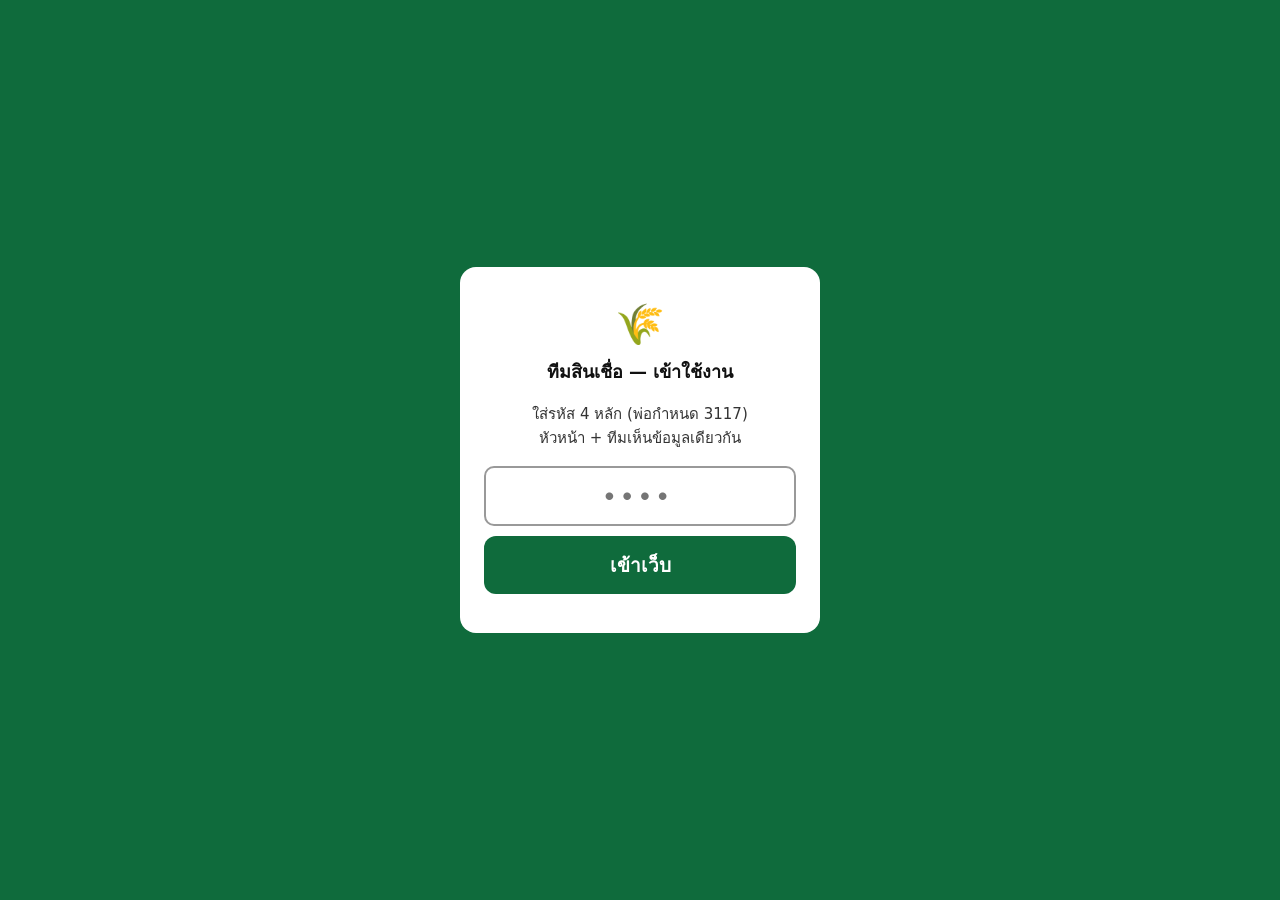
<file: public/debt-tracker/index.html>
<!DOCTYPE html>
<html lang="th">
<head>
<meta charset="UTF-8">
<meta name="viewport" content="width=device-width, initial-scale=1, viewport-fit=cover">
<meta name="apple-mobile-web-app-capable" content="yes">
<meta name="mobile-web-app-capable" content="yes">
<meta name="theme-color" content="#0f6b3c">
<title>ติดตามหนี้ถึงกำหนด — ทีมสินเชื่อ (ต้นแบบ A)</title>
<script src="https://cdn.sheetjs.com/xlsx-0.20.3/package/dist/xlsx.full.min.js"></script>
<style>
:root{--green:#0f6b3c;--bg:#f4f6f3;--card:#fff;--red:#b34040;--gold:#8a6d00}
*{box-sizing:border-box}
body{margin:0;background:var(--bg);color:#111;font-size:18px;line-height:1.65;font-family:system-ui,"Noto Sans Thai",Tahoma,sans-serif}
body.text-lg{font-size:21px}body.text-lg .card{font-size:21px}body.text-lg table{font-size:18px}
header{background:var(--green);color:#fff;padding:16px 14px;position:sticky;top:0;z-index:5}
header h1{margin:0;font-size:24px}
header p{margin:4px 0 0;font-size:15px;opacity:.95}
main{padding:12px;max-width:960px;margin:0 auto;padding-bottom:120px;padding-left:calc(12px + env(safe-area-inset-left));padding-right:calc(12px + env(safe-area-inset-right))}
.card{background:var(--card);border-radius:14px;padding:16px;margin:12px 0;box-shadow:0 1px 4px rgba(0,0,0,.08)}
.boxes{display:grid;grid-template-columns:1fr 1fr 1fr;gap:10px}
.box{border-radius:12px;padding:14px;text-align:center;background:#fff;box-shadow:0 1px 4px rgba(0,0,0,.08)}
.box b{font-size:26px;display:block}
.box span{font-size:15px;font-weight:bold}
.box small{font-size:14px;color:#333;display:block}
.btn{background:var(--green);color:#fff;border:0;border-radius:12px;padding:14px 16px;font-size:19px;min-height:52px;width:100%;font-weight:bold}
.btn2{background:#fff;color:var(--green);border:2px solid var(--green);border-radius:12px;padding:12px 14px;font-size:18px;min-height:52px;width:100%;margin-top:8px;font-weight:bold}
input,select,textarea{font-size:18px;padding:12px;border-radius:10px;border:2px solid #999;width:100%;min-height:52px;background:#fff;color:#111}
table{width:100%;border-collapse:collapse;font-size:16px}
th,td{padding:10px 8px;border-bottom:1px solid #ddd;text-align:left;vertical-align:top}
th{background:#eef4ee;position:sticky;top:0}
.zone{font-weight:bold;color:var(--green)}
.st{display:inline-block;padding:4px 12px;border-radius:20px;font-size:15px;font-weight:bold;background:#eee;border:1px solid #999}
.st.done{background:#d9f0df;border-color:var(--green)}.st.doing{background:#fff3c4;border-color:#8a6d00}.st.wait{background:#fde8e8;border-color:var(--red)}
.rowbtns{display:flex;gap:8px;flex-wrap:wrap;margin-top:8px}
.rowbtns button{font-size:16px;padding:12px 14px;min-height:48px;border-radius:10px;border:2px solid #555;background:#fff;flex:1 1 30%}
.hint{font-size:15px;color:#333}
.fontbar{display:flex;gap:8px;margin-top:8px}
.fontbar button{flex:1;font-size:17px;padding:10px;min-height:48px;border-radius:10px;border:2px solid var(--green);background:#fff;font-weight:bold}
#stickyBar{position:fixed;left:0;right:0;bottom:0;z-index:50;background:#111;color:#fff;padding:12px 14px calc(12px + env(safe-area-inset-bottom));font-size:17px;text-align:center}
#stickyBar b{font-size:19px}
.alert{background:#fde8e8;border:2px solid var(--red)}
.alert b{color:var(--red)}
.ok b{color:var(--green)}
.qzone{display:flex;gap:8px;flex-wrap:wrap;margin-top:8px}
.qzone button{font-size:17px;padding:12px 16px;min-height:48px;border-radius:24px;border:2px solid var(--green);background:#fff;font-weight:bold}
.qzone button.on{background:var(--green);color:#fff}
.footer{font-size:14px;color:#333;text-align:center;margin-top:14px}
#pinGate{position:fixed;inset:0;background:#0f6b3c;display:flex;align-items:center;justify-content:center;z-index:99;padding:20px}
#pinBox{background:#fff;border-radius:16px;padding:24px;max-width:360px;width:100%;text-align:center}
#pinBox input{font-size:28px;text-align:center;letter-spacing:8px}
#syncBar{font-size:14px;padding:6px 10px;border-radius:8px;margin-top:8px;display:inline-block}
@media(max-width:600px){.boxes{grid-template-columns:1fr}table{font-size:16px}.rowbtns button{flex:1 1 100%}}
@media(min-width:601px){.rowbtns button{flex:0 1 auto}#list{max-width:100%}}
</style>
</head>
<body>
<div id="pinGate">
<div id="pinBox">
<div style="font-size:40px">🌾</div>
<b>ทีมสินเชื่อ — เข้าใช้งาน</b>
<p class="hint">ใส่รหัส 4 หลัก (พ่อกำหนด 3117)<br>หัวหน้า + ทีมเห็นข้อมูลเดียวกัน</p>
<input id="pinInput" inputmode="numeric" maxlength="4" placeholder="••••">
<button class="btn" id="pinBtn" style="margin-top:10px">เข้าเว็บ</button>
<p class="hint" id="pinMsg"></p>
</div>
</div>
<header>
<h1>🌾 ติดตามหนี้ถึงกำหนด (ต้นแบบ A)</h1>
<p>อัพไฟล์ Customer Indicator รายสัปดาห์ → ดูตามเขต → ติ๊กติดตาม · <span id="syncBar">○ กำลังเช็กเชื่อมต่อ...</span></p>
<div class="fontbar">
<button id="fontS">ตัวเล็ก</button>
<button id="fontM">ตัวกลาง</button>
<button id="fontL">ตัวใหญ่ ⭕ ผู้สูงวัย</button>
</div>
</header>
<div id="stickyBar">ยังไม่โหลดข้อมูลค่ะ</div>
<main>
<div class="card">
<b>1. อัพไฟล์ประจำสัปดาห์</b>
<p class="hint">รับ .csv / .xls / .xlsx ของ Customer Indicator (GOOD BANK เท่านั้นที่นำมาคิด) ไฟล์อยู่ในเครื่องพ่อ ไม่ส่งออกเน็ต</p>
<input type="file" id="file" accept=".csv,.xls,.xlsx,.xlsm">
<p class="hint" id="fileinfo">ยังไม่ได้โหลดไฟล์ — กดเลือกไฟล์ด้านบนค่ะ</p>
<button class="btn2" id="demoBtn">ลองกดดูตัวอย่างก่อน (ไม่ต้องมีไฟล์)</button>
</div>

<div class="card" id="filterCard" style="display:none">
<b>2. เลือกดู</b>
<div style="display:grid;grid-template-columns:1fr 1fr;gap:8px;margin-top:8px">
<select id="monthSel"></select>
<select id="zoneSel"></select>
</div>
<div class="qzone" id="qzone"></div>
<div style="display:grid;grid-template-columns:1fr 1fr;gap:8px;margin-top:8px">
<select id="statusSel">
<option value="ทั้งหมด">ดูทั้งหมด</option>
<option value="ยังไม่ตาม">เฉพาะยังไม่ติดตาม</option>
<option value="กำลังตาม">เฉพาะกำลังตาม (โทร/นัด/ลงพื้นที่)</option>
<option value="เสร็จ">เฉพาะติดตามแล้ว (เสร็จ)</option>
</select>
<select id="sortSel">
<option value="amt">เรียง: ยอดมาก→น้อย</option>
<option value="name">เรียง: ชื่อ ก-ฮ</option>
</select>
</div>
<input id="q" placeholder="ค้นชื่อ / CIF / สัญญา..." style="margin-top:8px">
<p class="hint">ยึด <b>Next Due date</b> เป็นหลัก ถ้าไฟล์ไม่มีคอลัมน์นี้ ระบบจะโชว์ทั้งหมดแล้วให้พ่อกรองเองค่ะ</p>
</div>

<div class="boxes" id="sumBoxes" style="display:none">
<div class="box"><span>ต้องตามทั้งหมด (ตามที่กรอง)</span><b id="c1">0</b><small id="c1b"></small></div>
<div class="box ok"><span>✅ ติดตามแล้ว (เสร็จ)</span><b id="c3">0</b><small id="c3b"></small></div>
<div class="box alert"><span>🔔 ยังไม่ติดตาม (แจ้งเตือน)</span><b id="c2">0</b><small id="c2b"></small></div>
</div>

<div class="card" id="zoneCard" style="display:none">
<b>3. สรุปตามเขต (เจ้าของงานชัด)</b>
<div id="zoneTable"></div>
</div>

<div class="card" id="listCard" style="display:none">
<b>4. รายชื่อต้องตาม (ติ๊กได้เลย จำในเครื่อง)</b>
<p class="hint">1 CIF = 1 ลูกค้า (รวมทุกสัญญาไว้ด้วยกัน) · ติ๊กแล้วไม่หาย ปิดเปิดใหม่ยังอยู่</p>
<div id="list"></div>
<button class="btn" id="weekBtn" style="margin-top:10px">สรุปรายสัปดาห์ → คัดลอกไปประชุม</button>
<textarea id="weekOut" rows="6" placeholder="กดปุ่มบนแล้วข้อความสรุปจะมาอยู่ตรงนี้ เอาไปวาง LINE ได้เลย" style="margin-top:8px"></textarea>
<button class="btn2" id="csvBtn">โหลดรายชื่อที่กรองอยู่เป็น CSV</button>
</div>

<div class="card">
<b>วิธีใช้แบบง่ายสุด (สำหรับน้อง)</b>
<p class="hint">จันทร์: หัวหน้าโหลดไฟล์ใหม่ → เลือกเดือนนี้ → ดูว่าเขตใครมีกี่ราย<br>พุธ: น้องติ๊ก โทรแล้ว/นัดแล้ว/ลงพื้นที่<br>ศุกร์: กดสรุปรายสัปดาห์ ส่ง LINE ทีม<br>กติกา: ขาดเอกสาร-คนค้ำ ให้พิมพ์ในช่องหมายเหตุตั้งแต่วันจันทร์ ไม่รอวันศุกร์</p>
</div>
<p class="footer">ต้นแบบ A · ไฟล์เดียว · ปรับแก้ได้ง่าย · ยังไม่ลงเว็บจริงตามพ่อสั่ง</p>
</main>
<script>
const ZONE_OWNER={"1":"คุณวรรณวิษา","2":"คุณณภัทร","3":"คุณอภิสรา","4":"คุณสุวภัทร","5":"คุณณภัทร"};
function ownerOf(z){z=String(z||"").trim();if(z==="76003")return "หัวหน้าหน่วย (รายใหญ่)";const m=z.match(/^[1-5]/);if(m)return ZONE_OWNER[m[0]];return "หัวหน้าหน่วย/เขตอื่น";}
let ROWS=[];let HEAD=[];
const LSKEY="debtA_status_v1";
const PIN_CODE="3117";
let SHARED_MODE=false; // true = ต่อ server กลางได้ ทุกคนเห็นเหมือนกัน
let MEM={}; // ข้อมูลกลางในหน่วยความจำ
try{MEM=JSON.parse(localStorage.getItem(LSKEY)||"{}")}catch(e){MEM={}}
const getStore=()=>MEM;
const setStore=s=>{MEM=s;try{localStorage.setItem(LSKEY,JSON.stringify(s))}catch(e){} queueSync();};
// --- sync กลาง: ลอง Cloudflare (/api/debt-status + JWT) ก่อน แล้วค่อย LAN (/api/status) ---
let syncTimer=null;
let SYNC_URL="/api/status";
function authH(){try{const t=localStorage.getItem("bfr_token");return t?{"Authorization":"Bearer "+t}:{};}catch(e){return{};}}
function setSyncBar(t,bg){const el=document.getElementById("syncBar");if(!el)return;el.textContent=t;el.style.background=bg||"#eee";}
async function pullShared(){
try{
let r=await fetch("/api/debt-status",{cache:"no-store",headers:{...authH()}});
if(r.status===401||r.status===404)throw 1; // ไม่มีสิทธิ์/ยังไม่ deploy → ลอง LAN
if(!r.ok)throw 0;
const j=await r.json();
if(j&&j.data){MEM=j.data;try{localStorage.setItem(LSKEY,JSON.stringify(MEM))}catch(e){}}
SYNC_URL="/api/debt-status";SHARED_MODE=true;setSyncBar("● เชื่อมข้อมูลกลางแล้ว (baacroute.shop) — ทุกคนเห็นเหมือนกัน","#d9f0df");
if(typeof render==="function"&&ROWS.length)render();return;
}catch(e){
if(e!==1){/* fallthrough to LAN */}
try{
const r2=await fetch("/api/status",{cache:"no-store"});
if(!r2.ok)throw 0;
const j2=await r2.json();
if(j2&&j2.data){MEM=j2.data;try{localStorage.setItem(LSKEY,JSON.stringify(MEM))}catch(e){}}
SYNC_URL="/api/status";SHARED_MODE=true;setSyncBar("● เชื่อมข้อมูลกลางแล้ว (server ห้องทีม) — ทุกคนเห็นเหมือนกัน","#d9f0df");
if(typeof render==="function"&&ROWS.length)render();return;
}catch(e2){SHARED_MODE=false;setSyncBar("○ โหมดเครื่องเดียว (ยังไม่ต่อข้อมูลกลาง)","#fff3c4");}
}
}
function queueSync(){
if(!SHARED_MODE)return;
clearTimeout(syncTimer);
setSyncBar("● กำลังส่งข้อมูลกลาง...","#fff3c4");
syncTimer=setTimeout(async()=>{
try{
await fetch(SYNC_URL,{method:"POST",headers:{"Content-Type":"application/json",...authH()},body:JSON.stringify({data:MEM})});
setSyncBar("● เชื่อมข้อมูลกลางแล้ว — ทุกคนเห็นเหมือนกัน","#d9f0df");
}catch(e){setSyncBar("○ ส่งไม่สำเร็จ — ยังจำในเครื่องไว้ก่อน","#f0d9d9");}
},600);
}
// --- ล็อกรหัส ---
function unlockIfOk(v){
if(String(v).trim()===PIN_CODE){
try{sessionStorage.setItem("debtA_pin","1")}catch(e){}
document.getElementById("pinGate").style.display="none";
pullShared();setInterval(pullShared,3000);
return true;}
document.getElementById("pinMsg").textContent="รหัสไม่ถูกค่ะ ลองใหม่นะคะ";
return false;}

function findHeaderIdx(rows){
// หาแถวที่มีคำว่า เขต + CIF + หนี้คงเหลือ
for(let i=0;i<Math.min(rows.length,15);i++){
const j=rows[i].map(x=>String(x||""));
if(j.some(c=>c.includes("เขต"))&&(j.some(c=>c.includes("CIF"))||j.some(c=>c.includes("ชื่อ"))))return i;
}
return 1;
}
function colIdx(head,names){for(let i=0;i<head.length;i++){const h=String(head[i]||"");for(const n of names){if(h.includes(n))return i;}}return -1;}
function parseDue(v){
if(v==null||v==="")return null;
if(typeof v==="number"){ // excel date
const d=XLSX.SSF?XLSX.SSF.parse_date_code(v):null;if(d)return new Date(d.y,d.m-1,d.d);
return null;}
let s=String(v).trim();
// รองรับ 12/09/2569, 12-09-69, 2569-09-12
let m=s.match(/(\d{1,2})[\/\-](\d{1,2})[\/\-](\d{2,4})/);
if(m){let d=+m[1],mo=+m[2],y=+m[3];if(y<100)y+=2500;if(y>2400)y-=543;return new Date(y,mo-1,d);}
m=s.match(/(\d{4})[\/\-](\d{1,2})[\/\-](\d{1,2})/);
if(m){let y=+m[1];if(y>2400)y-=543;return new Date(y,+m[2]-1,+m[3]);}
const d2=new Date(s);return isNaN(d2)?null:d2;
}
function fmt(n){return Number(n||0).toLocaleString("th-TH",{maximumFractionDigits:0});}
function monthKey(d){return d?d.getFullYear()+"-"+String(d.getMonth()+1).padStart(2,"0"): "ไม่ระบุ";}
function monthTH(k){if(k==="ไม่ระบุ")return "ไม่ระบุ";const[y,m]=k.split("-").map(Number);const th=["ม.ค.","ก.พ.","มี.ค.","เม.ย.","พ.ค.","มิ.ย.","ก.ค.","ส.ค.","ก.ย.","ต.ค.","พ.ย.","ธ.ค."];return th[m-1]+(y+543);}
function keyOf(r){return (r.cif||"")+"|"+(r.contract||"");}

function normalize(rows){
const hi=findHeaderIdx(rows);HEAD=rows[hi].map(x=>String(x||"").trim());
const iZone=colIdx(HEAD,["เขต"]),iName=colIdx(HEAD,["ชื่อ-สกุล","ชื่อ"]),iCif=colIdx(HEAD,["CIF"]),
iCon=colIdx(HEAD,["เลขที่สัญญา","สัญญา"]),iOut=colIdx(HEAD,["หนี้คงเหลือ"]),
iDue=colIdx(HEAD,["Next Due"]),iProv=colIdx(HEAD,["สำรอง","กันสำรอง"]),iAcc=colIdx(HEAD,["เกณฑ์การรับรู้","รับรู้รายได้"]),
iBank=colIdx(HEAD,["GOOD","BAD","ธนาคาร"]);
let out=[];
for(let r=hi+1;r<rows.length;r++){
const a=rows[r];if(!a||a.length<3)continue;
// กรอง BAD BANK ถ้ามีคอลัมน์บอก
if(iBank>=0){const b=String(a[iBank]||"");if(b.includes("BAD"))continue;}
const cif=String(a[iCif]??"").trim();if(!cif)continue;
const due= iDue>=0?parseDue(a[iDue]):null;
out.push({zone:String(a[iZone]??"").trim(),name:String(a[iName]??"").trim(),cif,
contract:String(a[iCon]??"").trim(),out:Number(String(a[iOut]??"0").replace(/,/g,""))||0,
due,dueRaw:iDue>=0?String(a[iDue]??""):"",prov:String(a[iProv]??"").trim(),acc:String(a[iAcc]??"").trim()});
}
// รวมระดับ CIF (1 ลูกค้า 1 แถว)
const m={};
for(const x of out){if(!m[x.cif])m[x.cif]={...x,contracts:[],total:x.out,earliest:x.due};
else{m[x.cif].contracts.push(x.contract);m[x.cif].total+=x.out;if(x.due&&(!m[x.cif].earliest||x.due<m[x.cif].earliest))m[x.cif].earliest=x.due;}
if(!m[x.cif].contracts.includes(x.contract)&&x.contract)m[x.cif].contracts.push(x.contract);}
return Object.values(m);
}

function refreshFilters(){
const months=[...new Set(ROWS.map(r=>monthKey(r.earliest||r.due)))].sort();
const ms=document.getElementById("monthSel");ms.innerHTML="";
months.forEach(k=>{const o=document.createElement("option");o.value=k;o.textContent=monthTH(k);ms.appendChild(o);});
// เลือกเดือนปัจจุบันก่อน ถ้าไม่มีให้เอาตัวแรก
const now=new Date();const nk=now.getFullYear()+"-"+String(now.getMonth()+1).padStart(2,"0");
if(months.includes(nk))ms.value=nk;
const zones=["ทั้งหมด",...new Set(ROWS.map(r=>String(r.zone||"ไม่ระบุ")))];
const zs=document.getElementById("zoneSel");zs.innerHTML="";
zones.forEach(z=>{const o=document.createElement("option");o.value=z;o.textContent=z==="ทั้งหมด"?"ทุกเขต":("เขต "+z+" · "+ownerOf(z));zs.appendChild(o);});
const qz=document.getElementById("qzone");qz.innerHTML="";
zones.forEach(z=>{const b=document.createElement("button");b.textContent=z==="ทั้งหมด"?"ทุกเขต":"เขต "+z;b.dataset.z=z;
if(z==="ทั้งหมด")b.classList.add("on");
b.onclick=()=>{document.getElementById("zoneSel").value=z;qz.querySelectorAll("button").forEach(x=>x.classList.remove("on"));b.classList.add("on");render();};
qz.appendChild(b);});
}
function filtered(){
const mk=document.getElementById("monthSel").value,zk=document.getElementById("zoneSel").value,q=document.getElementById("q").value.trim();
const stSel=document.getElementById("statusSel")?document.getElementById("statusSel").value:"ทั้งหมด";
const sortSel=document.getElementById("sortSel")?document.getElementById("sortSel").value:"amt";
const store=getStore();
let F=ROWS.filter(r=>{
if(mk&&monthKey(r.earliest||r.due)!==mk)return false;
if(zk&&zk!=="ทั้งหมด"&&String(r.zone)!==zk)return false;
if(q&&!(r.name.includes(q)||r.cif.includes(q)||(r.contracts.join(",").includes(q))))return false;
const st=(store[keyOf({cif:r.cif,contract:r.contracts[0]})]||{}).st||"ยังไม่ตาม";
if(stSel==="ยังไม่ตาม"&&st!=="ยังไม่ตาม")return false;
if(stSel==="เสร็จ"&&st!=="เสร็จ")return false;
if(stSel==="กำลังตาม"&&(st==="ยังไม่ตาม"||st==="เสร็จ"))return false;
return true;});
if(sortSel==="amt")F.sort((a,b)=>b.total-a.total);else F.sort((a,b)=>String(a.name).localeCompare(String(b.name),"th"));
return F;}
function baseFiltered(){
const mk=document.getElementById("monthSel").value,zk=document.getElementById("zoneSel").value;
return ROWS.filter(r=>{
if(mk&&monthKey(r.earliest||r.due)!==mk)return false;
if(zk&&zk!=="ทั้งหมด"&&String(r.zone)!==zk)return false;
return true;});}
function render(){
const F=filtered(),store=getStore();
const B=baseFiltered();
const isSt=(r,s)=>((store[keyOf({cif:r.cif,contract:r.contracts[0]})]||{}).st||"ยังไม่ตาม")===s;
const doneB=B.filter(r=>isSt(r,"เสร็จ")),notB=B.filter(r=>!isSt(r,"เสร็จ"));
const amtB=B.reduce((s,r)=>s+r.total,0),amtD=doneB.reduce((s,r)=>s+r.total,0),amtN=notB.reduce((s,r)=>s+r.total,0);
document.getElementById("sumBoxes").style.display="grid";
document.getElementById("c1").textContent=F.length+" ราย";
document.getElementById("c1b").textContent=fmt(amtB)+" บาท · เดือน "+monthTH(document.getElementById("monthSel").value);
document.getElementById("c3").textContent=doneB.length+" ราย";
document.getElementById("c3b").textContent=fmt(amtD)+" บาท · "+(amtB?Math.round(amtD/amtB*100):0)+"% ของยอด";
document.getElementById("c2").textContent=notB.length+" ราย";
document.getElementById("c2b").textContent=fmt(amtN)+" บาท ต้องตามต่อ";
const sb=document.getElementById("stickyBar");
if(sb)sb.innerHTML=`🔔 ยังไม่ตาม <b>${notB.length} ราย ${fmt(amtN)} บาท</b> · ✅ แล้ว ${doneB.length} ราย`;
// zone table — โชว์ค้างแยกตามเขต
const by={};B.forEach(r=>{const z=r.zone||"ไม่ระบุ";by[z]=by[z]||{n:0,amt:0,done:0,amtD:0};by[z].n++;by[z].amt+=r.total;if(isSt(r,"เสร็จ")){by[z].done++;by[z].amtD+=r.total;}});
let h="<table><tr><th>เขต/เจ้าของ</th><th>ทั้งหมด</th><th>✅ แล้ว</th><th>🔔 ยังไม่ตาม</th></tr>";
Object.keys(by).sort().forEach(z=>{const left=by[z].n-by[z].done,leftAmt=by[z].amt-by[z].amtD;
h+=`<tr><td class="zone">เขต ${z}<br><small>${ownerOf(z)}</small></td><td>${by[z].n} ราย<br><small>${fmt(by[z].amt)}</small></td><td>${by[z].done} ราย<br><small>${fmt(by[z].amtD)}</small></td><td><b>${left} ราย</b><br><small>${fmt(leftAmt)} บาท</small></td></tr>`;});
document.getElementById("zoneCard").style.display="block";
document.getElementById("zoneTable").innerHTML=h+"</table>";
// list
let L="";
F.slice(0,300).forEach(r=>{
const k=keyOf({cif:r.cif,contract:r.contracts[0]});const sv=store[k]||{st:"ยังไม่ตาม",note:""};
const due=r.earliest?r.earliest.toLocaleDateString("th-TH"):"ไม่ระบุ";
L+=`<div class="card" style="margin:8px 0"><b>${r.name||"-"}</b> <span class="st ${sv.st==="เสร็จ"?"done":sv.st==="ยังไม่ตาม"?"wait":"doing"}">${sv.st}</span><br><small>CIF ${r.cif} · เขต ${r.zone} (${ownerOf(r.zone)}) · Next Due ${due}<br>หนี้คงเหลือ ${fmt(r.total)} บาท · สัญญา ${r.contracts.join(", ")||"-"}</small><div class="rowbtns">${["ยังไม่ตาม","โทรแล้ว","นัดแล้ว","ลงพื้นที่","ส่งบริหารหนี้","เสร็จ"].map(s=>`<button data-k="${k}" data-s="${s}">${s}</button>`).join("")}</div><input data-n="${k}" value="${(sv.note||"").replace(/"/g,"&quot;")}" placeholder="หมายเหตุ เช่น ขาดคนค้ำ 1 คน นัด 25 ก.ย."></div>`;
});
document.getElementById("listCard").style.display="block";
document.getElementById("list").innerHTML=L||"<p class='hint'>ไม่พบรายชื่อตามเงื่อนไขค่ะ</p>";
document.querySelectorAll("#list button").forEach(b=>b.onclick=()=>{const s=getStore();s[b.dataset.k]={st:b.dataset.s,note:(s[b.dataset.k]||{}).note||""};setStore(s);render();});
document.querySelectorAll("#list input").forEach(i=>i.onchange=()=>{const s=getStore();s[i.dataset.n]={st:(s[i.dataset.n]||{}).st||"ยังไม่ตาม",note:i.value};setStore(s);});
}
["monthSel","zoneSel","statusSel","sortSel"].forEach(id=>{const el=document.getElementById(id);if(el)el.onchange=render;});
document.getElementById("q").oninput=render;
document.getElementById("file").onchange=e=>{
const f=e.target.files[0];if(!f)return;
document.getElementById("fileinfo").textContent="กำลังอ่าน "+f.name+" ...";
const rd=new FileReader();
rd.onload=ev=>{try{
const wb=XLSX.read(ev.target.result,{type:"array"});
const ws=wb.Sheets[wb.SheetNames[0]];
const rows=XLSX.utils.sheet_to_json(ws,{header:1,raw:true});
ROWS=normalize(rows);
document.getElementById("fileinfo").textContent="โหลดแล้ว "+ROWS.length+" ราย (1 CIF=1 ราย) จาก "+f.name;
document.getElementById("filterCard").style.display="block";
refreshFilters();render();
}catch(err){document.getElementById("fileinfo").textContent="อ่านไฟล์ไม่ได้: "+err.message+" — ลองส่งไฟล์ให้คาร่าดูหน่อยค่ะ";}};
rd.readAsArrayBuffer(f);
};
document.getElementById("demoBtn").onclick=()=>{
const N=new Date();
ROWS=[
{cif:"100001",name:"นายสมชาย ใจดี",zone:"1",contract:"001",total:250000,earliest:N,contracts:["001"],prov:"1",acc:"AA"},
{cif:"100002",name:"นางสมศรี ขยัน",zone:"1",contract:"002",total:120000,earliest:N,contracts:["002"],prov:"1",acc:"AA"},
{cif:"200001",name:"นายมานะ อดทน",zone:"2",contract:"003",total:480000,earliest:N,contracts:["003"],prov:"1",acc:"AA"},
{cif:"200002",name:"นางมานี มีใจ",zone:"5",contract:"004",total:95000,earliest:N,contracts:["004"],prov:"1",acc:"AA"},
{cif:"300001",name:"นายวีระ สู้ชีวิต",zone:"3",contract:"005",total:150000,earliest:N,contracts:["005"],prov:"100",acc:"NA"},
{cif:"300002",name:"นางวีณา พอเพียง",zone:"3",contract:"006",total:320000,earliest:N,contracts:["006"],prov:"1",acc:"AA"},
{cif:"400001",name:"นายประเสริฐ รุ่งเรือง",zone:"4",contract:"007",total:210000,earliest:N,contracts:["007"],prov:"1",acc:"AA"},
{cif:"400002",name:"นางประภา รุ่งแจ้ง",zone:"4",contract:"008",total:175000,earliest:N,contracts:["008"],prov:"100",acc:"NA"},
{cif:"76003001",name:"บจก. รายใหญ่ วังท่าช้าง",zone:"76003",contract:"009",total:2500000,earliest:N,contracts:["009"],prov:"100",acc:"NA"}];
document.getElementById("fileinfo").textContent="โหมดตัวอย่าง 9 ราย ครบทุกเขต — อัพไฟล์จริงทับได้เลยค่ะ";
document.getElementById("filterCard").style.display="block";refreshFilters();render();
};
document.getElementById("weekBtn").onclick=()=>{
const B=baseFiltered(),store=getStore();
const isSt=(r,s)=>((store[keyOf({cif:r.cif,contract:r.contracts[0]})]||{}).st||"ยังไม่ตาม")===s;
const mk=monthTH(document.getElementById("monthSel").value);
const zk=document.getElementById("zoneSel").value;
const done=B.filter(r=>isSt(r,"เสร็จ")),not=B.filter(r=>!isSt(r,"เสร็จ"));
const amtB=B.reduce((s,r)=>s+r.total,0),amtD=done.reduce((s,r)=>s+r.total,0),amtN=not.reduce((s,r)=>s+r.total,0);
let txt=`สรุปติดตามหนี้ ${mk} ${zk==="ทั้งหมด"?"ทุกเขต":"เขต "+zk}\nทั้งหมด ${B.length} ราย (${fmt(amtB)} บาท)\n✅ ติดตามแล้ว ${done.length} ราย (${fmt(amtD)} บาท)\n🔔 ยังไม่ตาม ${not.length} ราย (${fmt(amtN)} บาท)\n`;
const by={};not.forEach(r=>{const z=r.zone||"?";by[z]=by[z]||{n:0,amt:0};by[z].n++;by[z].amt+=r.total;});
for(const z of Object.keys(by).sort()){txt+=`— เขต ${z} (${ownerOf(z)}) ค้าง ${by[z].n} ราย ${fmt(by[z].amt)} บาท\n`;}
const lack=B.filter(r=>((store[keyOf({cif:r.cif,contract:r.contracts[0]})]||{}).note||"").includes("ค้ำ")||((store[keyOf({cif:r.cif,contract:r.contracts[0]})]||{}).note||"").includes("ขาด"));
if(lack.length)txt+=`ติดขาดเอกสาร/คนค้ำ ${lack.length} ราย: `+lack.slice(0,5).map(r=>r.name).join(", ")+(lack.length>5?"...":"")+"\n";
document.getElementById("weekOut").value=txt;
document.getElementById("weekOut").select();document.execCommand("copy");
};
document.getElementById("csvBtn").onclick=()=>{
const F=filtered();let s="CIF,ชื่อ,เขต,เจ้าของ,NextDue,หนี้คงเหลือ,สถานะ,หมายเหตุ\n";
const store=getStore();
F.forEach(r=>{const k=keyOf({cif:r.cif,contract:r.contracts[0]});const sv=store[k]||{};s+=`"${r.cif}","${r.name}","${r.zone}","${ownerOf(r.zone)}","${r.earliest?r.earliest.toLocaleDateString("th-TH"):""}",${r.total},"${sv.st||""}","${(sv.note||"").replace(/"/g,"'")}"\n`;});
const b=new Blob(["\ufeff"+s],{type:"text/csv"});const a=document.createElement("a");a.href=URL.createObjectURL(b);a.download="week-due.csv";a.click();
};
// PIN wiring
document.getElementById("pinBtn").onclick=()=>unlockIfOk(document.getElementById("pinInput").value);
document.getElementById("pinInput").addEventListener("keydown",e=>{if(e.key==="Enter")unlockIfOk(e.target.value);});
try{if(sessionStorage.getItem("debtA_pin")==="1"){document.getElementById("pinGate").style.display="none";pullShared();setInterval(pullShared,3000);}}catch(e){}
// ปุ่มตัวอักษร 3 ระดับ — จำค่าไว้
function setFont(m){document.body.classList.remove("text-lg");if(m==="L")document.body.classList.add("text-lg");if(m==="S")document.body.style.fontSize="16px";else document.body.style.fontSize="";try{localStorage.setItem("debtA_font",m)}catch(e){}}
const fS=document.getElementById("fontS"),fM=document.getElementById("fontM"),fL=document.getElementById("fontL");
if(fS)fS.onclick=()=>setFont("S");if(fM)fM.onclick=()=>setFont("M");if(fL)fL.onclick=()=>setFont("L");
try{const fm=localStorage.getItem("debtA_font");if(fm)setFont(fm);}catch(e){}
</script>
</body>
</html>
</file>
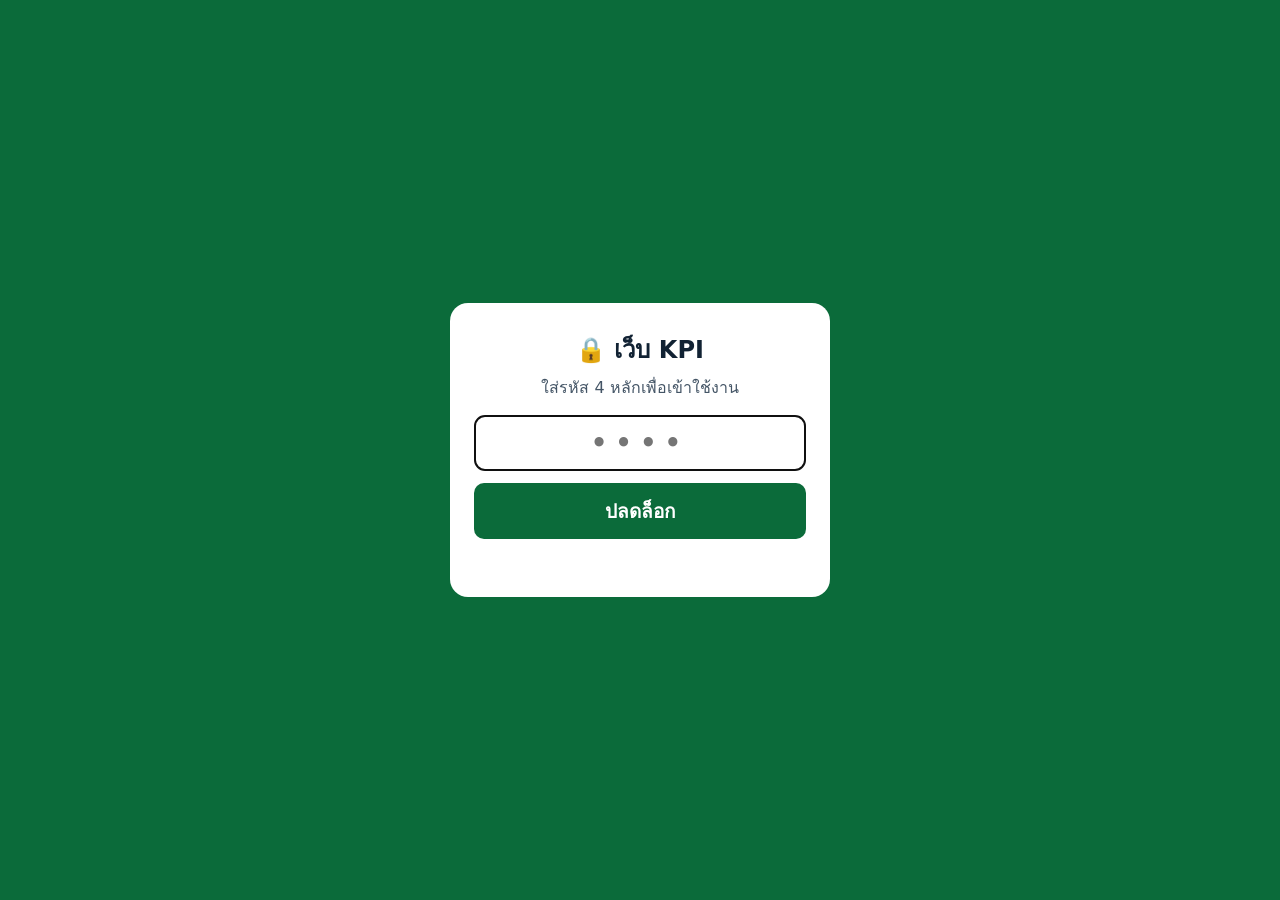
<file: public/kpi/index.html>
<!doctype html>
<html lang="th">
<head>
<meta charset="utf-8">
<meta name="viewport" content="width=device-width, initial-scale=1, viewport-fit=cover">
<title>คำนวณคะแนน KPI ธ.ก.ส.</title>
<style>
:root{--green:#0b6b3a;--bg:#f2f6f3;--card:#fff;--line:#dfe8e2;--red:#b3261e;--amber:#9a6a00}
*{box-sizing:border-box}body{margin:0;background:var(--bg);color:#123;font:16px/1.6 system-ui,'Noto Sans Thai',sans-serif;padding-bottom:env(safe-area-inset-bottom)}
header{background:var(--green);color:#fff;padding:14px 16px;position:sticky;top:0;z-index:5}
header h1{margin:0;font-size:20px}header p{margin:2px 0 0;font-size:14px;opacity:.9}
nav{display:flex;gap:8px;padding:10px 12px;position:sticky;top:66px;background:var(--bg);z-index:4}
nav button{flex:1;border:2px solid var(--green);background:#fff;color:var(--green);border-radius:12px;padding:10px 4px;font-size:15px;font-weight:700}
nav button.on{background:var(--green);color:#fff}
main{padding:4px 12px 40px;max-width:760px;margin:0 auto}
.card{background:var(--card);border:1px solid var(--line);border-radius:14px;padding:12px 14px;margin:10px 0}
.row{display:flex;gap:8px;flex-wrap:wrap;align-items:end}
label{font-size:14px;color:#456;display:block}
input,select,textarea{font-size:17px;padding:9px 10px;border:1.5px solid #bcd;border-radius:10px;width:100%;background:#fff;font-family:inherit}
button.go{background:var(--green);color:#fff;border:0;border-radius:10px;padding:11px 16px;font-size:16px;font-weight:700}
button.ghost{background:#fff;color:var(--green);border:1.5px solid var(--green);border-radius:10px;padding:8px 12px;font-size:15px}
button.danger{background:#fff;color:var(--red);border:1.5px solid var(--red);border-radius:10px;padding:8px 12px;font-size:15px}
.item{border-bottom:1px solid var(--line);padding:10px 0}
.item:last-child{border-bottom:0}
.score{font-size:22px;font-weight:800;color:var(--green)}
.bands{font-size:13px;color:#678}
.total{font-size:20px;font-weight:800}
table{width:100%;border-collapse:collapse;font-size:15px}
th,td{border-bottom:1px solid var(--line);padding:8px 6px;text-align:left}
th{background:#e7f2ea}
.grow{flex:1;min-width:120px}
.mut{font-size:13px;color:#678}
.ok{background:#e7f6ec;border:1px solid #9ed3ae;border-radius:12px;padding:10px 12px;margin:10px 0}
.warn{background:#fff8e6;border:1px solid #e0c36a;border-radius:12px;padding:10px 12px;margin:10px 0}
.dot{font-size:20px}
.bar{height:10px;background:#e3ebe5;border-radius:6px;overflow:hidden;margin-top:4px}
.bar>div{height:100%;background:var(--green)}
.bar.red>div{background:var(--red)}.bar.amber>div{background:#d99a00}
.pill{display:inline-block;border-radius:20px;padding:2px 10px;font-size:13px;font-weight:700;margin:2px 4px 2px 0}
.pill.g{background:#e7f6ec;color:var(--green)}.pill.a{background:#fff3d6;color:var(--amber)}.pill.r{background:#fdecea;color:var(--red)}.pill.w{background:#eee;color:#678}
details{margin-top:6px}summary{cursor:pointer}
textarea{font-size:15px;min-height:56px}
.bad{background:#fdecea;border:1px solid #e5a49e;border-radius:12px;padding:10px 12px;margin:10px 0}
button.small{padding:6px 10px;font-size:14px}
.gap{background:#eef4ff;border:1px solid #b9cdf3;border-radius:10px;padding:8px 10px;margin-top:6px;font-size:14px}
.prow{display:flex;gap:8px;align-items:center;margin-top:6px}
.prow .grow{min-width:0}
.chip{display:inline-block;background:#e7f2ea;border-radius:16px;padding:4px 10px;margin:2px 4px 2px 0;font-size:14px}
.chip button{border:0;background:none;color:var(--red);font-size:17px;padding:4px 10px;margin-left:2px}
html{scroll-behavior:smooth}
.item.rg-g{border-left:7px solid #0b6b3a}.item.rg-a{border-left:7px solid #d99a00}.item.rg-r{border-left:7px solid #b3261e}.item.rg-w{border-left:7px solid #cfd8d1}
#sumBox{position:sticky;top:122px;z-index:3;box-shadow:0 2px 8px rgba(0,0,0,.08)}
.score{font-size:27px}
.item input[type=number]{font-size:20px;font-weight:700;padding:11px 12px}
[id^="it-"]{scroll-margin-top:200px}
#alerts a{color:inherit}#psum [data-dt].on{background:var(--green);color:#fff}
#lock{position:fixed;inset:0;background:var(--green);z-index:99;display:flex;align-items:center;justify-content:center;padding:20px}
#lock .box{background:#fff;border-radius:18px;padding:28px 24px;max-width:380px;width:100%;text-align:center}
#lock h2{margin:0 0 6px;font-size:24px}#lock p{margin:0 0 14px;font-size:16px;color:#456}
#lock input{font-size:26px;font-weight:800;text-align:center;letter-spacing:8px;padding:12px}
#lock .go{width:100%;margin-top:12px;font-size:19px;padding:13px}
#lock .err{color:var(--red);font-size:15px;min-height:22px;margin-top:8px}
#lockBtn{background:none;border:1.5px solid #fff;color:#fff;border-radius:10px;padding:4px 12px;font-size:14px;margin-top:8px}
</style>
</head>
<body>
<div id="lock" style="display:none"><div class="box"><h2>🔒 เว็บ KPI</h2><p>ใส่รหัส 4 หลักเพื่อเข้าใช้งาน</p><input id="lockPin" type="password" inputmode="numeric" maxlength="8" placeholder="••••" autocomplete="off"><button class="go" id="lockGo">ปลดล็อก</button><div class="err" id="lockErr"></div></div></div>
<header><h1>📊 คำนวณคะแนน KPI ธ.ก.ส.</h1><p>คีย์ผลงาน → คะแนนขึ้นทันที · ใช้ได้ทุกสาขา</p><button id="lockBtn">🔒 ล็อก</button></header>
<nav>
<button data-t="key" class="on">📝 คีย์ผลงาน</button>
<button data-t="items">➕ หัวข้อ/เกณฑ์</button>
<button data-t="rank">🏆 อันดับ</button>
</nav>
<main>
<section id="t-key">
<div class="card"><div class="row">
<div class="grow"><label>สาขา</label><select id="br"></select></div>
<div><button class="go" id="addBrBtn">＋ เพิ่มสาขา</button></div>
</div><div id="addBr" style="display:none;margin-top:8px"><div class="row">
<div class="grow"><label>รหัส</label><input id="nbCode" placeholder="0854"></div>
<div class="grow"><label>ชื่อสาขา</label><input id="nbName" placeholder="วังท่าช้าง"></div>
<div class="grow"><label>จังหวัด</label><input id="nbProv" placeholder="ปราจีนบุรี"></div>
<div><button class="go" id="nbGo">บันทึก</button></div>
</div></div></div>
<div id="alerts"></div>
<div class="card"><b>👥 รายคนในสาขา</b><div id="plist" style="margin-top:6px"></div><div class="row" style="margin-top:6px">
<div class="grow"><label>เพิ่มชื่อ (เขต/คนรับผิดชอบ)</label><input id="npName" placeholder="เช่น วรรณวิษา"></div>
<div><button class="go" id="npGo">เพิ่มคน</button></div>
</div><div class="row" style="margin-top:6px"><div class="grow"><label>มุมมองสรุป</label><select id="pview"><option value="">ภาพรวมสาขา</option></select></div></div>
<div id="psum" style="margin-top:6px"></div></div>
<div class="card"><b>🏷️ ทีมประจำสาขา</b> <span class="mut">🎯 เป้าทีม = เป้าสาขา (สาขาได้เท่าไร ทีมก็เท่านั้น)</span><div class="row" style="margin-top:6px">
<div class="grow"><label>ชื่อทีม (ทีมเดียวต่อสาขา)</label><input id="teamName" placeholder="เช่น ทีมวังท่าช้าง"></div>
<div><button class="go" id="teamGo">บันทึกชื่อทีม</button></div>
</div></div>
<div class="ok" id="sumBox" style="display:none"></div>
<div class="card" id="secBox" style="display:none"></div>
<div id="items"></div>
<div class="card"><b>📸 บันทึกงวดนี้ดูแนวโน้ม</b><div class="row" style="margin-top:6px">
<div><label>งวด (ดด/ปปปป)</label><input id="snapP" placeholder="10/2569" style="width:130px"></div>
<div><button class="go" id="snapGo">บันทึกงวด</button></div>
</div><div id="trend"></div></div>
</section>
<section id="t-items" style="display:none">
<div class="card"><b>📋 เกณฑ์ตั้งต้นกลาง (แก้หัวข้อเดิม — มีผลกับสาขาที่เพิ่มใหม่/รีเซ็ต)</b><div class="warn">⚠️ แก้ตรงนี้มีผลเฉพาะสาขาที่เพิ่มใหม่ หรือสาขาที่กดรีเซ็ต — สาขาเดิมที่คีย์แล้วไม่เปลี่ยน</div><div id="presets"></div></div>
<div class="card"><b>เพิ่มหัวข้อเองให้สาขาที่เลือก</b><div class="row" style="margin-top:8px">
<div class="grow"><label>หมวด</label><input id="niSec" value="งานเพิ่มเติม"></div>
<div class="grow"><label>รหัสข้อ</label><input id="niCode" value="X.1"></div>
</div><div class="row" style="margin-top:8px">
<div class="grow"><label>ชื่อตัวชี้วัด</label><input id="niName"></div>
<div><label>หน่วย</label><input id="niUnit" value="ร้อยละ" style="width:110px"></div>
</div><div class="row" style="margin-top:8px">
<div><label>แต้มเต็ม</label><input id="niFull" type="number" value="1" style="width:90px"></div>
<div><label>เป้าหมาย</label><input id="niT" type="number" value="0" style="width:110px"></div>
<div><label>ขั้น1</label><input class="nib" type="number" value="0" style="width:90px"></div>
<div><label>ขั้น2</label><input class="nib" type="number" value="0" style="width:90px"></div>
<div><label>ขั้น3</label><input class="nib" type="number" value="0" style="width:90px"></div>
<div><label>ขั้น4</label><input class="nib" type="number" value="0" style="width:90px"></div>
<div><label>ขั้น5</label><input class="nib" type="number" value="0" style="width:90px"></div>
<div class="grow"><label>🗓 รอบวัดผล</label><input id="niEval" placeholder="เช่น สิ้นเดือนที่ 2"></div>
<div><button class="go" id="niGo">เพิ่ม</button></div>
</div></div>
<div id="manage"></div>
<div class="card"><button class="ghost" id="resetBr">🔄 รีเซ็ตสาขานี้เป็นเกณฑ์ตั้งต้น</button>
<button class="danger" id="delBr">🗑 ลบสาขานี้</button></div>
</section>
<section id="t-rank" style="display:none"><div class="card" id="rankBox">กำลังโหลด…</div></section>
</main>
<script>
const $=s=>document.querySelector(s);
let BR='',CACHE=null,PVIEW='';
function jscore(full,b,a){if(a==null||a==='')return null;const lo=b[0]>b[4];const t=[b[4],b[3],b[2],b[1],b[0]];const pc=[1,.8,.6,.4,.2];for(let i=0;i<5;i++){if(lo?a<=t[i]:a>=t[i])return Math.round(full*pc[i]*100)/100;}return 0.1;}
function dueDays(d){const t=new Date();t.setHours(0,0,0,0);return Math.round((new Date(d+'T00:00:00')-t)/864e5);}
function gapTxt(it){const f=Number(it.full),b=[it.b1,it.b2,it.b3,it.b4,it.b5].map(Number),a=it.actual==null||it.actual==='' ?null:Number(it.actual),lo=b[0]>b[4],u=it.unit;const fmt=v=>Number(Math.round(v*10000)/10000);
if(a==null)return`ยังไม่คีย์ — ถึงขั้น 5 ต้อง ${fmt(b[4])} ${u}`;
const th=[b[4],b[3],b[2],b[1],b[0]];
for(let i=0;i<5;i++){if(lo?a<=th[i]:a>=th[i]){if(i===0)return`🎉 เต็มขั้นแล้ว (เป้า ${fmt(it.target)} ${u})`;const need=lo?fmt(a-th[i-1]):fmt(th[i-1]-a);const pts=[1,.8,.6,.4,.2];return`อีก ${need} ${u} ขึ้นขั้น ${6-i} → ได้ ${Math.round(f*pts[i-1]*100)/100} แต้ม`;}}
const need=lo?fmt(a-b[0]):fmt(b[0]-a);return`ต่ำกว่าขั้น 1 — อีก ${need} ${u} ถึงขั้น 1 (20%)`;}
function kpin(){return sessionStorage.getItem('kpi_pin')||'';}
function showLock(msg){$('#lock').style.display='flex';if(msg)$('#lockErr').textContent=msg;setTimeout(()=>$('#lockPin').focus(),50);}
function hideLock(){$('#lock').style.display='none';$('#lockErr').textContent='';$('#lockPin').value='';}
async function api(m,p,q){const u='/api/kpi'+(q||'');const r=await fetch(u,{method:m,headers:{'Content-Type':'application/json','x-kpi-pin':kpin()},body:p?JSON.stringify(p):undefined});const d=await r.json();if(r.status===401){showLock(d.error==='ต้องใส่รหัส PIN'?'รหัสไม่ถูกต้อง ลองอีกครั้ง':'ต้องใส่รหัสก่อน');throw new Error('need-pin');}return d;}
function jscoreI(full,b,a){if(a==null||a==='')return null;full=Number(full);const R=v=>Math.round(v*100)/100;const lo=b[0]>b[4];
if(!lo){const t=b;if(a>=t[4])return full;if(a<t[0])return R(full/5);for(let i=3;i>=0;i--){if(a>=t[i])return R((i+1+(a-t[i])/(t[i+1]-t[i]))/5*full);}return R(full/5);}
const t=[b[4],b[3],b[2],b[1],b[0]];if(a<=t[0])return full;if(a>t[4])return R(full/5);for(let k=1;k<=4;k++){if(a<=t[k])return R(((5-k)+(t[k]-a)/(t[k]-t[k-1]))/5*full);}return R(full/5);}
const W61=[0.9,0.9,1.15,0.9,0.9,1.15,0.9,0.9,1.15,1.15];
const W62=[0.6,0.6,0.8,0.6,0.6,0.8,0.6,0.6,0.8,0.6,0.6,0.8,0.6,0.6,0.8];
const M61L=['เม.ย.69','พ.ค.69','มิ.ย.69','ก.ค.69','ส.ค.69','ก.ย.69','ต.ค.69','พ.ย.69','ธ.ค.69','ม.ค.70'];
const M62L=['ม.ค.69','ก.พ.69','มี.ค.69','เม.ย.69','พ.ค.69','มิ.ย.69','ก.ค.69','ส.ค.69','ก.ย.69','ต.ค.69','พ.ย.69','ธ.ค.69','ม.ค.70','ก.พ.70','มี.ค.70'];
function jtierW(w,b,a){if(a==null||a==='')return 0.1;const v=Number(a);const lo=b[0]>b[4];const th=[b[4],b[3],b[2],b[1],b[0]];const pc=[1,.8,.6,.4,.2];for(let i=0;i<5;i++){if(lo?v<=th[i]:v>=th[i])return Math.round(w*pc[i]*100)/100;}return 0.1;}
function fcompo(W,bb,arr){if(!Array.isArray(arr)||!arr.some(x=>x!=null&&x!==''))return null;const s=arr.reduce((t,m,i)=>t+jtierW(W[i]||0,bb,m),0);return Math.round(s/2*1000)/1000;}
function pscore(p,it,pid){const m=it.m||{};const bb=pbands(p,it);
if(it.code==='4.1'){const a=(m.p61||{})[pid];return a?fcompo(W61,bb,a):null;}
if(it.code==='4.2'){const a=(m.p62||{})[pid];return a?fcompo(W62,bb,a):null;}
const v=((it.actuals||{})[pid]);return jscoreI(Number(it.full),bb,v);}
function monthGrid(it){const key=it.code==='4.1'?'b61':'b62';const L=it.code==='4.1'?M61L:M62L;const arr=((it.m||{})[key])||[];return `<div style="margin-top:6px"><label>📅 ผลงานรายเดือนสาขา</label><div class="row">${L.map((lb,i)=>`<div><label>${lb}</label><input type="number" step="any" data-bm="${it.id}:${key}:${i}" value="${arr[i]??''}" style="width:88px"></div>`).join('')}</div></div><div class="row" style="margin-top:6px"><div><span class="score">${it.score??'–'}</span> <span class="mut">แต้ม</span></div></div>`;}
function mGap(it){const m=it.m||{};const arr=it.code==='4.1'?m.b61:m.b62;const W=it.code==='4.1'?W61:W62;const L=it.code==='4.1'?M61L:M62L;
if(!Array.isArray(arr))return 'ยังไม่คีย์รายเดือน';
const n=arr.filter(x=>x!=null&&x!=='').length;let s=0;arr.forEach((x,i)=>{s+=jtierW(W[i]||0,[it.b1,it.b2,it.b3,it.b4,it.b5].map(Number),x);});
return `คีย์แล้ว ${n}/${arr.length} งวด · รวม ${Math.round(s/2*1000)/1000} แต้ม (งวดที่เหลือได้สูงสุด ${W.map((w,i)=>arr[i]==null||arr[i]==='' ?w:0).reduce((a,c)=>a+c,0)/2} แต้ม)`;}
function pbands(p,it){const c=(((p||{}).crit)||{})[it.id]||{};const g=k=>Number(c[k]??it[k]);return [g('b1'),g('b2'),g('b3'),g('b4'),g('b5')];}
function pgap(p,it,pid){const f=Number(it.full),b=pbands(p,it).map(Number);
const r=((it.actuals||{})[pid]);const a=r==null||r==='' ?null:Number(r),lo=b[0]>b[4],u=it.unit;
const fmt=v=>Number(Math.round(v*10000)/10000);
if(a==null)return{text:'ยังไม่คีย์',need:null,gain:f};
const th=[b[4],b[3],b[2],b[1],b[0]],pts=[1,.8,.6,.4,.2],cur=jscoreI(f,b,a);
for(let i=0;i<5;i++){if(lo?a<=th[i]:a>=th[i]){if(i===0)return{text:'เต็มขั้นแล้ว',need:0,gain:0};
const nd=lo?fmt(a-th[i-1]):fmt(th[i-1]-a);const nx=jscoreI(f,b,th[i-1]);
return{text:`อีก ${nd} ${u} → +${Math.round((nx-cur)*100)/100} แต้ม`,need:nd,gain:Math.round((nx-cur)*100)/100};}}
const nd=lo?fmt(a-b[0]):fmt(b[0]-a);const nx=jscoreI(f,b,b[0]);
return{text:`ต่ำกว่าขั้น 1 อีก ${nd} ${u}`,need:nd,gain:Math.round((nx-cur)*100)/100};}
function peerRows(items,persons,pid){const me0=persons.find(q=>q.id===pid);return items.map(it=>{let best=null,bn='';
persons.forEach(q=>{if(q.id===pid)return;const s=pscore(q,it,q.id);if(s!=null&&(best==null||s>best)){best=s;bn=q.name;}});
const me=pscore(me0,it,pid);
return{code:it.code,name:it.name,id:it.id,full:Number(it.full),me,best,bestName:bn,
behind:(me!=null&&best!=null)?Math.round((best-me)*100)/100:null};});}
function dtab(n){document.querySelectorAll('#psum [data-dt]').forEach(b=>b.classList.toggle('on',b.dataset.dt==String(n)));document.querySelectorAll('#psum [data-dp]').forEach(d=>d.style.display=d.dataset.dp==String(n)?'block':'none');}function withCrit(persons,pid,iid,crit){return persons.map(q=>{if(q.id!==pid)return{id:q.id,name:q.name,...(q.crit&&typeof q.crit==='object'?{crit:q.crit}:{})};return{id:q.id,name:q.name,crit:{...((q.crit)||{}),[iid]:crit}};});}function withoutCrit(persons,pid,iid){return persons.map(q=>{if(q.id!==pid)return{id:q.id,name:q.name,...(q.crit&&typeof q.crit==='object'?{crit:q.crit}:{})};const c={...((q.crit)||{})};delete c[iid];return Object.keys(c).length?{id:q.id,name:q.name,crit:c}:{id:q.id,name:q.name};});}function critEdit(it,p){const cc=(((p.crit)||{})[it.id])||{};const cv=k=>cc[k]??it[k];return `<details><summary class="mut">⚙️ เกณฑ์${p.name}</summary><div class="row" style="margin-top:6px"><div><label>เป้า</label><input type="number" step="any" data-cf="target" data-ci="${it.id}" data-cp="${p.id}" value="${cv('target')}" style="width:100px"></div>${[1,2,3,4,5].map(k=>`<div><label>${k}ขั้น</label><input type="number" step="any" data-cf="b${k}" data-ci="${it.id}" data-cp="${p.id}" value="${cv('b'+k)}" style="width:84px"></div>`).join('')}</div><div style="margin-top:6px"><button class="ghost small" data-csave="${it.id}:${p.id}">บันทึกเกณฑ์</button> <button class="ghost small" data-creset="${it.id}:${p.id}">ใช้เกณฑ์สาขา</button></div></details>`;}function rag(it){if(it.score==null)return['⚪','w'];const p=it.score/it.full;if(p>=1)return['🟢','g'];if(p>=0.6)return['🟡','a'];return['🔴','r'];}
function dueTxt(d){if(!d)return'';const t=new Date();t.setHours(0,0,0,0);const e=new Date(d+'T00:00:00');const n=Math.round((e-t)/864e5);if(n>0)return`เหลือ ${n} วัน`;if(n===0)return'ครบกำหนดวันนี้';return`เลยมา ${-n} วัน`;}
async function loadBranches(){const d=await api('GET',null,'?action=branches');const s=$('#br');s.innerHTML=(d.branches.length?'':'<option value="">— เลือกสาขา —</option>')+d.branches.map(b=>`<option value="${b.code}">${b.code} ${b.name}</option>`).join('');if(d.branches.length&&!BR)BR=d.branches[0].code;if(BR)s.value=BR;else BR=s.value;}
async function loadItems(){if(!BR){$('#items').innerHTML='<div class="card">เพิ่มสาขาก่อน</div>';return;}const d=await api('GET',null,'?action=branch&code='+encodeURIComponent(BR));if(!d.success)return;CACHE=d;
const persons=d.branch.persons||[];
const teamName=d.branch.team||'';
const al=d.branch.items.filter(i=>i.eval_date);const over=al.filter(i=>dueDays(i.eval_date)<0),soon=al.filter(i=>{const n=dueDays(i.eval_date);return n>=0&&n<=30;});
$('#alerts').innerHTML=(over.length?`<div class="bad">⏰ <b>เลยวันวัดผล ${over.length} ข้อ:</b> ${over.map(i=>`<a href="#it-${i.id}">${i.code} ${i.name} (${dueTxt(i.eval_date)})</a>`).join(' · ')}</div>`:'')+(soon.length?`<div class="warn">🔔 <b>ใกล้วันวัดผล (≤30 วัน) ${soon.length} ข้อ:</b> ${soon.map(i=>`<a href="#it-${i.id}">${i.code} ${i.name} (${dueTxt(i.eval_date)})</a>`).join(' · ')}</div>`:'');
$('#plist').innerHTML=persons.length?persons.map(p=>`<span class="chip">${p.name}<button data-rmp="${p.id}">✕</button></span>`).join(''):'<span class="mut">ยังไม่มี — เพิ่มชื่อเขต/คนรับผิดชอบเพื่อคีย์รายคน</span>';
document.querySelectorAll('[data-rmp]').forEach(b=>b.onclick=async()=>{const nm=(persons.find(p=>p.id===b.dataset.rmp)||{}).name||'';if(!confirm(`ลบ ${nm} ออกจากสาขา? (ผลงานรายคนที่คีย์ไว้จะหาย)`))return;const keep=persons.filter(p=>p.id!==b.dataset.rmp).map(p=>({id:p.id,name:p.name,crit:p.crit}));await api('POST',{op:'save-persons',code:BR,persons:keep});loadItems();});
const pv=$('#pview');pv.innerHTML='<option value="">ภาพรวมสาขา</option>'+`<option value="t:team">🏷️ ทีม${teamName?' '+teamName:''}</option>`+persons.map(p=>`<option value="${p.id}">${p.name}</option>`).join('');pv.value=PVIEW;
$('#teamName').value=teamName;
if(PVIEW==='t:team'){const tm={name:teamName};const mem=persons;const pc0=d.totalFull?Math.round(d.totalGot/d.totalFull*1000)/10:0;$('#psum').innerHTML=`<div class="ok">🏷️ <b>ทีม${tm.name?' '+tm.name:''}</b> — รวม ${d.totalGot}/${d.totalFull} แต้ม (${pc0}%) · <span class="mut">🎯 เป้าเดียวกับสาขา</span></div>`+(mem.length?`<div class="card"><b>👥 สมาชิกทีม${tm.name?' '+tm.name:''} — แตะชื่อดูแดชบอร์ด</b><div class="row" style="margin-top:6px">`+mem.map(o=>{let g2=0,f2=0;d.branch.items.forEach(it=>{const m=it.m||{};const has=((it.actuals||{})[o.id]!=null)||((((o.crit||{}))[it.id])!=null)||((m.p61||{})[o.id]!=null)||((m.p62||{})[o.id]!=null);if(!has)return;const s=pscore(o,it,o.id);f2+=Number(it.full||0);if(s!=null)g2+=s;});const pc2=f2?Math.round(g2/f2*1000)/10:0;const C2=2*Math.PI*22;const gg2=Math.round(g2*100)/100,ff2=Math.round(f2*100)/100;return `<div style="text-align:center;flex:1 1 40%;cursor:pointer" onclick="document.querySelector('#pview').value='${o.id}';PVIEW='${o.id}';loadItems();window.scrollTo(0,0);"><svg width="64" height="64" viewBox="0 0 60 60"><circle cx="30" cy="30" r="22" fill="none" stroke="#e3ebe5" stroke-width="9"/><circle cx="30" cy="30" r="22" fill="none" stroke="${pc2>=100?'#0b6b3a':pc2>=60?'#d99a00':'#b3261e'}" stroke-width="9" stroke-linecap="round" stroke-dasharray="${Math.min(pc2,100)/100*C2} ${C2}" transform="rotate(-90 30 30)"/><text x="30" y="34" text-anchor="middle" font-size="11" font-weight="800" fill="#123">${pc2}%</text></svg><div><b>${o.name}</b></div><div class="mut">${gg2}/${ff2}</div></div>`;}).join('')+`</div></div>`:`<div class="card"><span class="mut">ทีมนี้ยังไม่มีสมาชิก — เพิ่มชื่อคนในสาขาก่อน</span></div>`);}else if(PVIEW){const p=persons.find(x=>x.id===PVIEW);if(p){let g=0,f=0,n=0;d.branch.items.forEach(it=>{const m=it.m||{};const has=((it.actuals||{})[PVIEW]!=null)||(((p.crit||{})[it.id])!=null)||((m.p61||{})[PVIEW]!=null)||((m.p62||{})[PVIEW]!=null);if(!has)return;const s=pscore(p,it,PVIEW);f+=Number(it.full||0);if(s!=null){g+=s;n++;}});const pc=f?Math.round(g/f*1000)/10:0;const gg=Math.round(g*100)/100,ff=Math.round(f*100)/100;const CC2=2*Math.PI*26;
const rks=persons.map(q=>{let t2=0,u2=0;d.branch.items.forEach(it=>{const m=it.m||{};const has=((it.actuals||{})[q.id]!=null)||((((q.crit||{}))[it.id])!=null)||((m.p61||{})[q.id]!=null)||((m.p62||{})[q.id]!=null);if(!has)return;const s=pscore(q,it,q.id);u2+=Number(it.full||0);if(s!=null)t2+=s;});return{id:q.id,pc:u2?t2/u2*100:0};}).sort((a,b)=>b.pc-a.pc);
const myRk=rks.findIndex(r=>r.id===PVIEW)+1;
const prs=peerRows(d.branch.items,persons,PVIEW);
const strong=prs.filter(r=>r.me!=null).map(r=>({...r,pct:r.full?r.me/r.full:0})).sort((a,b)=>b.pct-a.pct).slice(0,3);
const chase=prs.map(r=>{const it=d.branch.items.find(x=>x.id===r.id);if(!it||it.code==='4.1'||it.code==='4.2'||r.me==null||r.me>=r.full)return null;return{...r,gp:pgap(p,it,PVIEW)};}).filter(Boolean).sort((a,b)=>b.gp.gain-a.gp.gain);
const dHead=`<div class="ok"><div class="row"><div><svg width="84" height="84" viewBox="0 0 70 70"><circle cx="35" cy="35" r="26" fill="none" stroke="#e3ebe5" stroke-width="10"/><circle cx="35" cy="35" r="26" fill="none" stroke="${pc>=100?'#0b6b3a':pc>=60?'#d99a00':'#b3261e'}" stroke-width="10" stroke-linecap="round" stroke-dasharray="${Math.min(pc,100)/100*CC2} ${CC2}" transform="rotate(-90 35 35)"/><text x="35" y="40" text-anchor="middle" font-size="14" font-weight="800" fill="#123">${pc}%</text></svg></div><div class="grow">👤 <b>${p.name}</b> — รวม ${gg}/${ff} (${pc}%) · ที่ ${myRk}/${persons.length} ในสาขา · คีย์แล้ว ${n}/${d.branch.items.length} ข้อ</div></div></div>`;const dStrong=`<div class="card><b>💪 จุดเด่นของ${p.name}</b>${strong.length?strong.map(s=>`<div style="margin-top:6px">✅ <b>${s.code} ${s.name}</b> — ${s.me}/${s.full} แต้ม${s.behind!=null&&s.behind>0?` <span class="mut">(เพื่อนดีสุด ${s.bestName} ${s.best})</span>`:' <span class="pill g">ดีสุดในสาขา</span>'}<div class="bar"><div style="width:${Math.min(100,Math.round(s.pct*100))}%"></div></div></div>`).join(''):'<span class="mut">ยังไม่มีข้อมูล</span>'}</div>`;const dChase=`<div class="card"><b>🎯 ต้องวิ่งเพิ่มแต้ม</b>${chase.length?chase.map(c=>`<div style="margin-top:6px">👉 <a href="#it-${c.id}"><b>${c.code} ${c.name}</b></a> — ${c.gp.text} <span class="mut">(ตอนนี้ ${c.me}/${c.full})</span></div>`).join(''):'<div class="ok">🎉 ทุกข้อเต็มขั้นแล้ว</div>'}</div>`;const dPeer=`<div class="card"><b>📊 เทียบเพื่อนรายข้อ</b><table style="margin-top:6px"><tr><th>ข้อ</th><th>ฉัน</th><th>เพื่อนดีสุด</th><th>ตามหลัง</th></tr>${prs.map(r=>`<tr><td>${r.code}<br><span class="mut">${r.name}</span></td><td>${r.me==null?'–':`<b>${r.me}</b>/${r.full}<div class="bar" style="min-width:60px"><div style="width:${Math.min(100,Math.round(r.me/r.full*100))}%"></div></div>`}</td><td>${r.best==null||(r.me!=null&&r.me>=r.best)?'–':`<b>${r.best}</b><br><span class=\"mut\">${r.bestName}</span>`}</td><td>${r.behind==null?'–':(r.behind>0?r.behind:'=')}</td></tr>`).join('')}</table></div>`;
const dash=`<div class="row" style="margin-top:6px"><button class="ghost small on" data-dt="0" onclick="dtab(0)">ภาพรวม</button><button class="ghost small" data-dt="1" onclick="dtab(1)">จุดเด่น</button><button class="ghost small" data-dt="2" onclick="dtab(2)">ต้องวิ่ง</button><button class="ghost small" data-dt="3" onclick="dtab(3)">เทียบเพื่อน</button></div><div data-dp="0">${dHead}</div><div data-dp="1" style="display:none">${dStrong}</div><div data-dp="2" style="display:none">${dChase}</div><div data-dp="3" style="display:none">${dPeer}</div>`;$('#psum').innerHTML=dash;}else $('#psum').innerHTML='';}else $('#psum').innerHTML=persons.length?`<div class="card"><b>👥 ภาพรวมรายคน — แตะชื่อดูแดชบอร์ด</b><div class="row" style="margin-top:6px">`+persons.map(o=>{let g2=0,f2=0;d.branch.items.forEach(it=>{const m=it.m||{};const has=((it.actuals||{})[o.id]!=null)||((((o.crit||{}))[it.id])!=null)||((m.p61||{})[o.id]!=null)||((m.p62||{})[o.id]!=null);if(!has)return;const s=pscore(o,it,o.id);f2+=Number(it.full||0);if(s!=null)g2+=s;});const pc2=f2?Math.round(g2/f2*1000)/10:0;const C2=2*Math.PI*22;const gg2=Math.round(g2*100)/100,ff2=Math.round(f2*100)/100;return `<div style="text-align:center;flex:1 1 40%;cursor:pointer" onclick="document.querySelector('#pview').value='${o.id}';PVIEW='${o.id}';loadItems();window.scrollTo(0,0);"><svg width="64" height="64" viewBox="0 0 60 60"><circle cx="30" cy="30" r="22" fill="none" stroke="#e3ebe5" stroke-width="9"/><circle cx="30" cy="30" r="22" fill="none" stroke="${pc2>=100?'#0b6b3a':pc2>=60?'#d99a00':'#b3261e'}" stroke-width="9" stroke-linecap="round" stroke-dasharray="${Math.min(pc2,100)/100*C2} ${C2}" transform="rotate(-90 30 30)"/><text x="30" y="34" text-anchor="middle" font-size="11" font-weight="800" fill="#123">${pc2}%</text></svg><div><b>${o.name}</b></div><div class="mut">${gg2}/${ff2}</div></div>`;}).join('')+`</div></div>`:'';
let g=0,a=0,r=0,w=0;d.branch.items.forEach(it=>{const c=rag(it)[1];if(c==='g')g++;else if(c==='a')a++;else if(c==='r')r++;else w++;});
const pct=d.totalFull?Math.round(d.totalGot/d.totalFull*1000)/10:0;
$('#sumBox').style.display='block';const CC=2*Math.PI*34;const tot=d.branch.items.length||1;
$('#sumBox').innerHTML=`<div class="row"><div><svg width="110" height="110" viewBox="0 0 90 90"><circle cx="45" cy="45" r="34" fill="none" stroke="#e3ebe5" stroke-width="12"/><circle cx="45" cy="45" r="34" fill="none" stroke="${pct>=100?'#0b6b3a':pct>=60?'#d99a00':'#b3261e'}" stroke-width="12" stroke-linecap="round" stroke-dasharray="${Math.min(pct,100)/100*CC} ${CC}" transform="rotate(-90 45 45)"/><text x="45" y="51" text-anchor="middle" font-size="16" font-weight="800" fill="#123">${pct}%</text></svg></div><div class="grow"><span class="total">รวม ${d.totalGot} / ${d.totalFull} แต้ม</span><br><span class="pill g">🟢 ${g}</span><span class="pill a">🟡 ${a}</span><span class="pill r">🔴 ${r}</span><span class="pill w">⚪ ${w}</span><div class="bar" style="display:flex;height:12px"><div style="width:${g/tot*100}%;background:#0b6b3a"></div><div style="width:${a/tot*100}%;background:#d99a00"></div><div style="width:${r/tot*100}%;background:#b3261e"></div><div style="width:${w/tot*100}%;background:#cfd8d1"></div></div></div></div>`;
const secs={};d.branch.items.forEach(it=>{(secs[it.section]=secs[it.section]||{g:0,f:0}).g+=it.score||0;secs[it.section].f+=Number(it.full||0);});
$('#secBox').style.display='block';$('#secBox').innerHTML='<b>ภาพรวมรายหมวด</b>'+Object.entries(secs).map(([s,v])=>{const p=v.f?Math.round(v.g/v.f*100):0;const cl=p>=100?'':p>=60?'amber':'red';return`<div style="margin-top:6px">${s} — <b>${Math.round(v.g*100)/100}/${Math.round(v.f*100)/100}</b> (${p}%)<div class="bar ${cl}"><div style="width:${Math.min(p,100)}%"></div></div></div>`;}).join('');
$('#items').innerHTML=d.branch.items.map(it=>{const dot=rag(it)[0];const prow=persons.length?`<details><summary class="mut">👥 คีย์รายคน (${persons.length} คน)</summary>${persons.map(p=>{if(it.code==='4.1'||it.code==='4.2'){const L=it.code==='4.1'?M61L:M62L;const key=it.code==='4.1'?'p61':'p62';const arr=(((it.m||{})[key])||{})[p.id]||[];const s=pscore(p,it,p.id);return `<div style="margin-top:6px"><b>${p.name}</b>${s!=null?' — '+s+' แต้ม':''}<div class="row">${L.map((lb,i)=>`<div><label>${lb}</label><input type="number" step="any" data-pm="${it.id}:${p.id}:${key}:${i}" value="${arr[i]??''}" style="width:84px"></div>`).join('')}</div></div>`+critEdit(it,p);}const v=((it.actuals||{})[p.id]);const s=jscoreI(Number(it.full),pbands(p,it),v);return`<div class="prow"><div class="grow"><label>${p.name}${s!=null?' — '+s+' แต้ม':''}</label><input type="number" step="any" data-pa="${it.id}:${p.id}" value="${v??''}"></div></div>`+critEdit(it,p);}).join('')}</details>`:'';return`<div class="card item rg-${rag(it)[1]}" id="it-${it.id}"><span class="dot">${dot}</span> <b>${it.code} ${it.name}</b> <span class="mut">เป้า ${it.target} ${it.unit} · เต็ม ${it.full}</span><br><span class="bands">ขั้น 1–5: ${[it.b1,it.b2,it.b3,it.b4,it.b5].join(' / ')}${it.b1>it.b5?' (ยิ่งน้อยยิ่งดี)':''}</span><br><span class="mut">👤 ${it.owner||'ยังไม่มีเจ้าของ'}${it.baseline!=null&&it.baseline!==''?' · เริ่ม '+it.baseline:''}</span>${it.eval_note||it.eval_date?`<div class="mut">🗓 รอบวัดผล: ${it.eval_note||'–'}${it.eval_date?' · '+it.eval_date.split('-').reverse().join('/')+' · <b>'+dueTxt(it.eval_date)+'</b>':''}</div>`:''}${it.action?`<div class="warn">📝 แผนแก้: ${it.action}</div>`:''}<div class="gap">🔍 ${(it.code==='4.1'||it.code==='4.2')?mGap(it):gapTxt(it)}</div>${(it.code==='4.1'||it.code==='4.2')?monthGrid(it):`<div class="row" style="margin-top:6px"><div class="grow"><label>ผลงานสาขา (${it.unit})</label><input type="number" step="any" data-a="${it.id}" value="${it.actual??''}"></div><div><span class="score">${it.score??'–'}</span> <span class="mut">แต้ม</span>${it.score!=null?`<div class="bar ${rag(it)[1]==='g'?'':rag(it)[1]==='a'?'amber':'red'}"><div style="width:${Math.min(100,Math.round(it.score/it.full*100))}%"></div></div>`:''}</div></div>`}${prow}<details><summary class="mut">✏️ แก้เกณฑ์/รายละเอียดข้อนี้</summary><div class="row" style="margin-top:6px"><div><label>แต้มเต็ม</label><input type="number" step="any" data-f="full" data-i="${it.id}" value="${it.full}" style="width:80px"></div><div><label>เป้าหมาย</label><input type="number" step="any" data-f="target" data-i="${it.id}" value="${it.target}" style="width:100px"></div>${[1,2,3,4,5].map(k=>`<div><label>ขั้น${k}</label><input type="number" step="any" data-f="b${k}" data-i="${it.id}" value="${it['b'+k]}" style="width:90px"></div>`).join('')}<div class="grow"><label>👤 เจ้าของ</label><input data-f="owner" data-i="${it.id}" value="${it.owner||''}"></div><div><label>ฐานเริ่มต้น</label><input type="number" step="any" data-f="baseline" data-i="${it.id}" value="${it.baseline??''}" style="width:100px"></div><div class="grow"><label>🗓 รอบวัดผล</label><input data-f="eval_note" data-i="${it.id}" value="${it.eval_note||''}"></div><div><label>📅 วันที่วัดผล</label><input type="date" data-f="eval_date" data-i="${it.id}" value="${it.eval_date||''}"></div></div><div style="margin-top:6px"><label>📝 แผนแก้ (ข้อสีแดงควรมี)</label><textarea data-f="action" data-i="${it.id}">${it.action||''}</textarea></div><div style="margin-top:6px"><button class="ghost" data-save="${it.id}">บันทึกข้อนี้</button></div></details></div>`;}).join('');
document.querySelectorAll('[data-a]').forEach(el=>el.onchange=async()=>{await api('POST',{op:'save-item',code:BR,item:{id:el.dataset.a,actual:el.value===''?null:Number(el.value)}});loadItems();});
document.querySelectorAll('[data-pa]').forEach(el=>el.onchange=async()=>{const[id,pid]=el.dataset.pa.split(':');await api('POST',{op:'save-person-actual',code:BR,id,personId:pid,actual:el.value===''?null:Number(el.value)});loadItems();});
document.querySelectorAll('[data-csave]').forEach(b=>b.onclick=async()=>{const[iid,pid]=b.dataset.csave.split(':');const g=f=>{const e=document.querySelector(`[data-cf=\"${f}\"][data-ci=\"${iid}\"][data-cp=\"${pid}\"]`);return e?e.value:undefined;};const num=v=>v===''||v==null?null:Number(v);const crit={target:num(g('target')),b1:num(g('b1')),b2:num(g('b2')),b3:num(g('b3')),b4:num(g('b4')),b5:num(g('b5'))};await api('POST',{op:'save-persons',code:BR,persons:withCrit(CACHE.branch.persons,pid,iid,crit)});loadItems();});document.querySelectorAll('[data-creset]').forEach(b=>b.onclick=async()=>{const[iid,pid]=b.dataset.creset.split(':');if(!confirm('xxx'))return;await api('POST',{op:'save-persons',code:BR,persons:withoutCrit(CACHE.branch.persons,pid,iid)});loadItems();});document.querySelectorAll('[data-bm]').forEach(el=>el.onchange=async()=>{const[id,key,ix]=el.dataset.bm.split(':');const it=CACHE.branch.items.find(x=>x.id===id);const m={...((it.m)||{})};const arr=[...((m[key])||Array(key==='b61'?10:15).fill(null))];arr[Number(ix)]=el.value===''?null:Number(el.value);m[key]=arr;await api('POST',{op:'save-item',code:BR,item:{id,m}});loadItems();});
document.querySelectorAll('[data-pm]').forEach(el=>el.onchange=async()=>{const[id,pid,key,ix]=el.dataset.pm.split(':');const it=CACHE.branch.items.find(x=>x.id===id);const m={...((it.m)||{})};const grp={...((m[key])||{})};const arr=[...((grp[pid])||Array(key==='p61'?10:15).fill(null))];arr[Number(ix)]=el.value===''?null:Number(el.value);grp[pid]=arr;m[key]=grp;await api('POST',{op:'save-item',code:BR,item:{id,m}});loadItems();});
document.querySelectorAll('[data-save]').forEach(b=>b.onclick=async()=>{const id=b.dataset.save;const g=f=>{const e=document.querySelector(`[data-f="${f}"][data-i="${id}"]`);return e?e.value:undefined;};const num=v=>v===''||v==null?null:Number(v);const item={id,full:Number(g('full')),target:Number(g('target')),b1:Number(g('b1')),b2:Number(g('b2')),b3:Number(g('b3')),b4:Number(g('b4')),b5:Number(g('b5')),owner:g('owner'),action:g('action'),eval_note:g('eval_note'),eval_date:g('eval_date')||null,baseline:num(g('baseline'))};await api('POST',{op:'save-item',code:BR,item});loadItems();});
loadTrend();}
async function loadTrend(){if(!BR)return;const d=await api('GET',null,'?action=snapshots&code='+encodeURIComponent(BR));const s=d.snaps||[];let chart='';if(s.length){const W=300,H=112,P=16;const vs=s.map(x=>x.pct);const mn=Math.min(...vs,0),mx=Math.max(...vs,100);const X=i=>P+i*(W-2*P)/Math.max(s.length-1,1);const Y=v=>H-P-(v-mn)/Math.max(mx-mn,1)*(H-2*P);chart=`<svg viewBox="0 0 ${W} ${H}" style="width:100%;background:#fff;border:1px solid #dfe8e2;border-radius:10px;margin-top:8px"><polyline fill="none" stroke="#0b6b3a" stroke-width="2.5" points="${s.map((x,i)=>X(i)+','+Y(x.pct)).join(' ')}"/>${s.map((x,i)=>`<circle cx="${X(i)}" cy="${Y(x.pct)}" r="4" fill="#0b6b3a"/><text x="${X(i)}" y="${H-1}" text-anchor="middle" font-size="9" fill="#456">${x.period}</text><text x="${X(i)}" y="${Y(x.pct)-7}" text-anchor="middle" font-size="9" font-weight="700" fill="#123">${x.pct}%</text>`).join('')}</svg>`;}
$('#trend').innerHTML=chart+(s.length?`<table style="margin-top:8px"><tr><th>งวด</th><th>คะแนน</th><th>%</th><th>เทียบงวดก่อน</th></tr>${s.map((x,i)=>{const pv=i>0?s[i-1].pct:null;const df=pv==null?'–':((Math.round((x.pct-pv)*10)/10>=0?'+':'')+(Math.round((x.pct-pv)*10)/10));return`<tr><td>${x.period}</td><td>${x.got}/${x.full}</td><td>${x.pct}%</td><td>${df}</td></tr>`;}).join('')}</table>`:'<span class="mut">ยังไม่มีงวดที่บันทึก</span>');}
async function loadManage(){if(!BR)return;const d=await api('GET',null,'?action=branch&code='+encodeURIComponent(BR));if(!d.success)return;$('#manage').innerHTML='<div class="card"><b>หัวข้อที่เพิ่มเอง (ลบได้)</b>'+(d.branch.items.filter(i=>i.id[0]==='c').map(i=>`<div class="row" style="margin-top:6px"><div class="grow">${i.code} ${i.name}</div><div><button class="danger" data-del="${i.id}">ลบ</button></div></div>`).join('')||'<span class="mut">ไม่มี</span>')+'</div>';document.querySelectorAll('[data-del]').forEach(b=>b.onclick=async()=>{if(confirm('ลบหัวข้อนี้?')){await api('POST',{op:'del-item',code:BR,id:b.dataset.del});loadManage();loadItems();}});loadPresets();}
async function loadPresets(){const d=await api('GET',null,'?action=presets');$('#presets').innerHTML=d.presets.map(p=>`<details><summary>${p.code} ${p.name} <span class="mut">(เต็ม ${p.full} · เป้า ${p.target} ${p.unit} · แตะเพื่อแก้ไข/ลบ)</span></summary><div class="row" style="margin-top:6px"><div class="grow"><label>ชื่อ</label><input data-pf="name" data-pi="${p.id}" value="${p.name}"></div><div><label>แต้มเต็ม</label><input type="number" step="any" data-pf="full" data-pi="${p.id}" value="${p.full}" style="width:80px"></div><div><label>เป้าหมาย</label><input type="number" step="any" data-pf="target" data-pi="${p.id}" value="${p.target}" style="width:100px"></div>${[1,2,3,4,5].map(k=>`<div><label>ขั้น${k}</label><input type="number" step="any" data-pf="b${k}" data-pi="${p.id}" value="${p['b'+k]}" style="width:85px"></div>`).join('')}<div class="grow"><label>🗓 รอบวัดผลตั้งต้น</label><input data-pf="eval_note" data-pi="${p.id}" value="${p.eval_note||''}"></div><div><label>หน่วย</label><input data-pf="unit" data-pi="${p.id}" value="${p.unit}" style="width:90px"></div><div><button class="ghost small" data-psave="${p.id}">บันทึก</button></div><div><button class="danger small" data-pdel="${p.id}">ลบ</button></div></div></details>`).join('')+`<div class="row" style="margin-top:8px"><div><button class="go" id="padd">＋ เพิ่มหัวข้อตั้งต้น</button></div></div>`;
document.querySelectorAll('[data-psave]').forEach(b=>b.onclick=async()=>{const id=b.dataset.psave;const g=f=>document.querySelector(`[data-pf="${f}"][data-pi="${id}"]`).value;await api('POST',{op:'save-preset',preset:{id,name:g('name'),full:Number(g('full')),target:Number(g('target')),b1:Number(g('b1')),b2:Number(g('b2')),b3:Number(g('b3')),b4:Number(g('b4')),b5:Number(g('b5')),eval_note:g('eval_note'),unit:g('unit')}});loadPresets();});
document.querySelectorAll('[data-pdel]').forEach(b=>b.onclick=async()=>{if(confirm('ลบหัวข้อตั้งต้นนี้? (สาขาเดิมไม่กระทบ)')){await api('POST',{op:'del-preset',id:b.dataset.pdel});loadPresets();}});
$('#padd').onclick=async()=>{await api('POST',{op:'add-preset',preset:{name:'หัวข้อใหม่'}});loadPresets();};}
async function loadRank(){const d=await api('GET',null,'?action=ranking');if(!d.rows.length){$('#rankBox').innerHTML='ยังไม่มีสาขา';return;}const avg=Math.round(d.rows.reduce((s,r)=>s+r.pct,0)/d.rows.length*10)/10;$('#rankBox').innerHTML=`<div class="ok" style="margin:0 0 8px">📊 ค่าเฉลี่ย <b>${avg}%</b> (${d.rows.length} สาขา)</div><table style="margin-top:6px"><tr><th>ที่</th><th>สาขา</th><th>คะแนน</th><th>%</th><th>คีย์แล้ว(ข้อ)</th></tr>${d.rows.map((r,i)=>`<tr><td>${i===0?'🏆 ':''}${i+1}</td><td>${r.code} ${r.name}<br><span class="mut">${r.province}</span></td><td><b>${r.got}/${r.full}</b></td><td><div class="bar ${r.pct>=70?'':r.pct>=60?'amber':'red'}" style="min-width:60px"><div style="width:${Math.min(100,r.pct)}%"></div></div>${r.pct}%</td><td>${r.done}</td></tr>`).join('')}</table>`;}
document.querySelectorAll('nav button').forEach(b=>b.onclick=()=>{document.querySelectorAll('nav button').forEach(x=>x.classList.remove('on'));b.classList.add('on');['key','items','rank'].forEach(t=>$('#t-'+t).style.display=t===b.dataset.t?'block':'none');if(b.dataset.t==='rank')loadRank();if(b.dataset.t==='items')loadManage();});
$('#br').onchange=e=>{BR=e.target.value;PVIEW='';loadItems();};
$('#pview').onchange=e=>{PVIEW=e.target.value;loadItems();};
$('#addBrBtn').onclick=()=>{$('#addBr').style.display=$('#addBr').style.display==='none'?'block':'none';};
$('#nbGo').onclick=async()=>{await api('POST',{op:'upsert-branch',code:$('#nbCode').value,name:$('#nbName').value,province:$('#nbProv').value});BR=$('#nbCode').value;PVIEW='';await loadBranches();loadItems();};
$('#npGo').onclick=async()=>{const v=$('#npName').value.trim();if(!v||!CACHE)return;const ps=[...(CACHE.branch.persons||[]),{name:v}];await api('POST',{op:'save-persons',code:BR,persons:ps});$('#npName').value='';loadItems();};
$('#teamGo').onclick=async()=>{if(!CACHE)return;await api('POST',{op:'save-team',code:BR,name:$('#teamName').value.trim()});loadItems();};
$('#niGo').onclick=async()=>{if(!$('#niName').value.trim()){alert('ใส่ชื่อตัวชี้วัดก่อน');return;}const bb=[...document.querySelectorAll('.nib')].map(e=>Number(e.value));await api('POST',{op:'add-item',code:BR,item:{section:$('#niSec').value,code:$('#niCode').value,name:$('#niName').value,unit:$('#niUnit').value,full:Number($('#niFull').value),target:Number($('#niT').value),b1:bb[0],b2:bb[1],b3:bb[2],b4:bb[3],b5:bb[4],eval_note:$('#niEval').value}});$('#niName').value='';loadManage();loadItems();};
$('#resetBr').onclick=async()=>{if(confirm('รีเซ็ตเป็นเกณฑ์ตั้งต้น?')){await api('POST',{op:'reset-branch',code:BR});loadManage();loadItems();}};
$('#delBr').onclick=async()=>{if(confirm('ลบสาขานี้ทั้งหมด?')){await api('POST',{op:'del-branch',code:BR});BR='';PVIEW='';await loadBranches();loadItems();}};
$('#snapGo').onclick=async()=>{if(!$('#snapP').value){alert('ใส่งวดก่อน เช่น 10/2569');return;}await api('POST',{op:'save-snapshot',code:BR,period:$('#snapP').value});$('#snapP').value='';loadTrend();};
async function unlock(){const v=$('#lockPin').value.trim();if(!v){$('#lockErr').textContent='ใส่รหัสก่อนจ้า';return;}sessionStorage.setItem('kpi_pin',v);try{await loadBranches();await loadItems();hideLock();}catch(e){/* api โชว์จอล็อกเอง + ล้างรหัสผิด */if(String(e&&e.message)==='need-pin')sessionStorage.removeItem('kpi_pin');}}
$('#lockGo').onclick=unlock;
$('#lockPin').onkeydown=e=>{if(e.key==='Enter')unlock();};
$('#lockBtn').onclick=()=>{sessionStorage.removeItem('kpi_pin');PVIEW='';showLock();};
(async()=>{if(!kpin()){showLock();return;}try{await loadBranches();await loadItems();}catch(e){/* ล็อกเด้งเอง */}})();
</script>
</body>
</html>
</file>
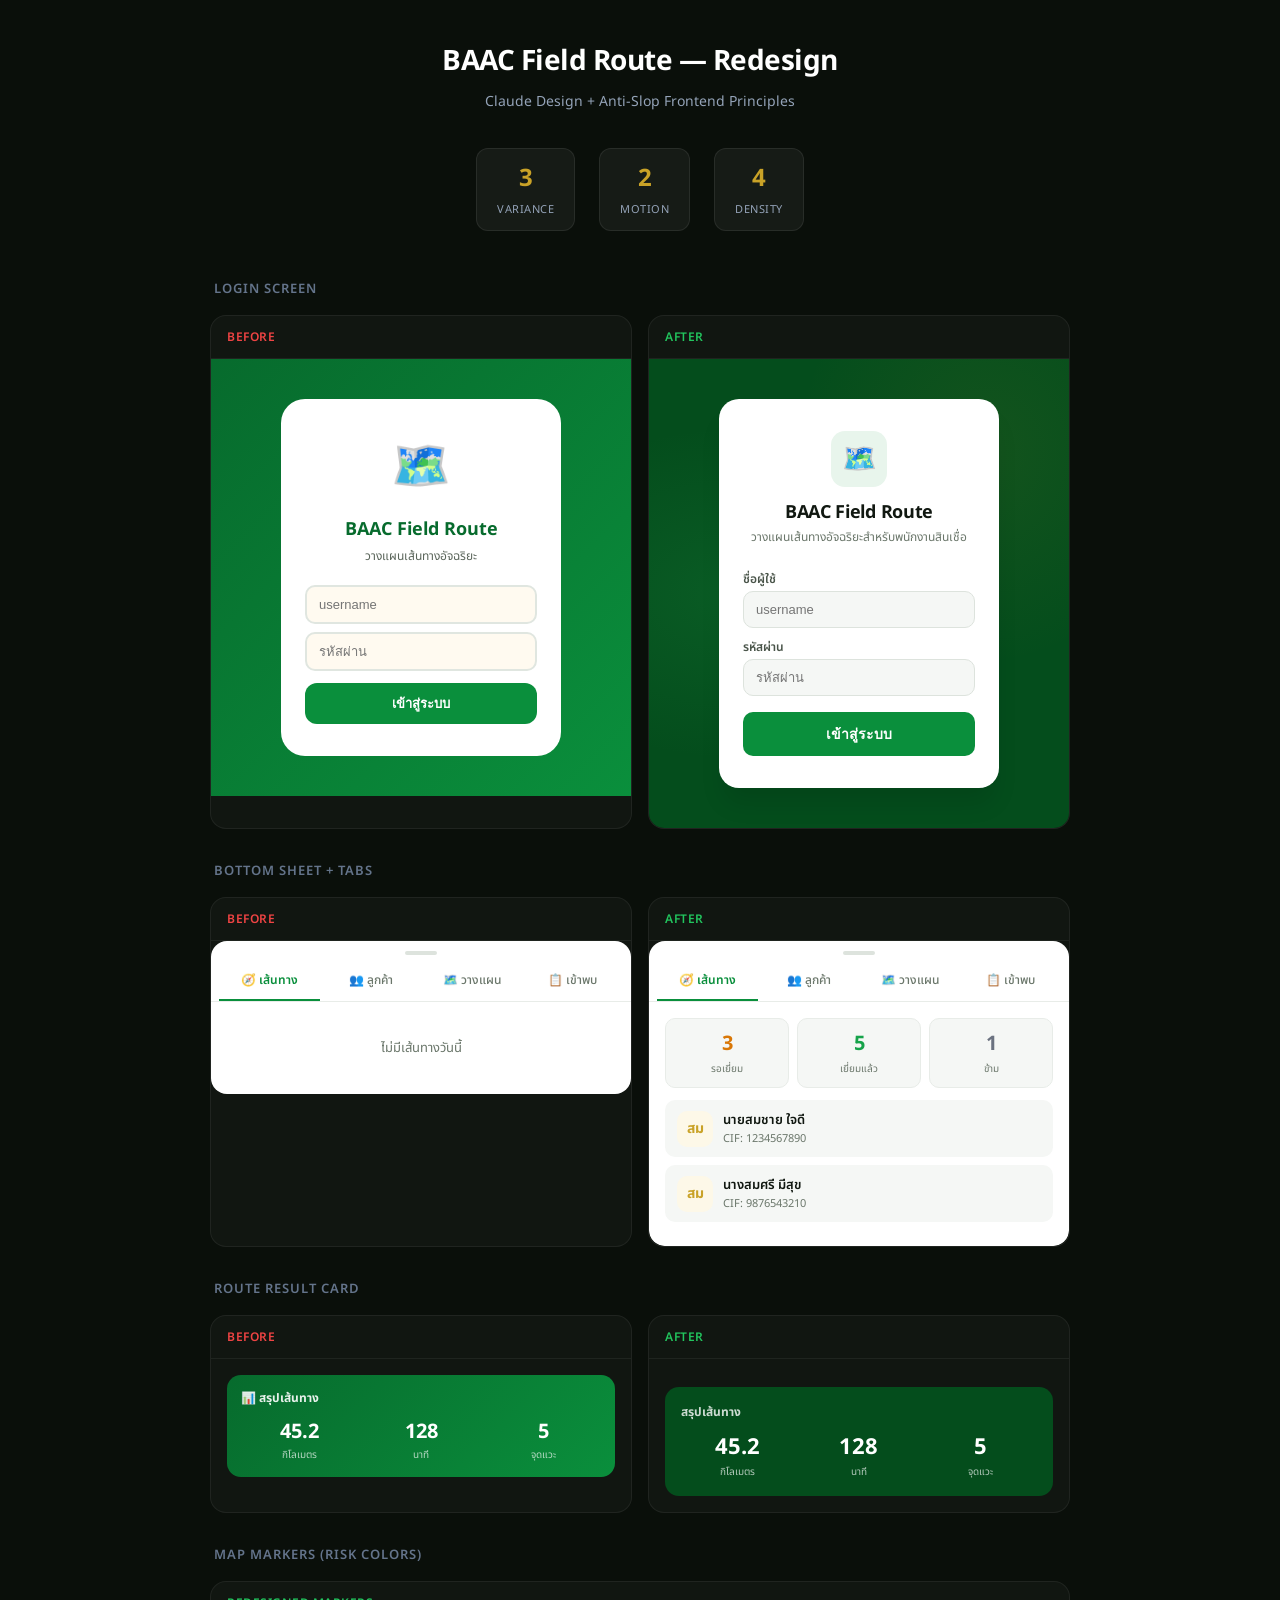
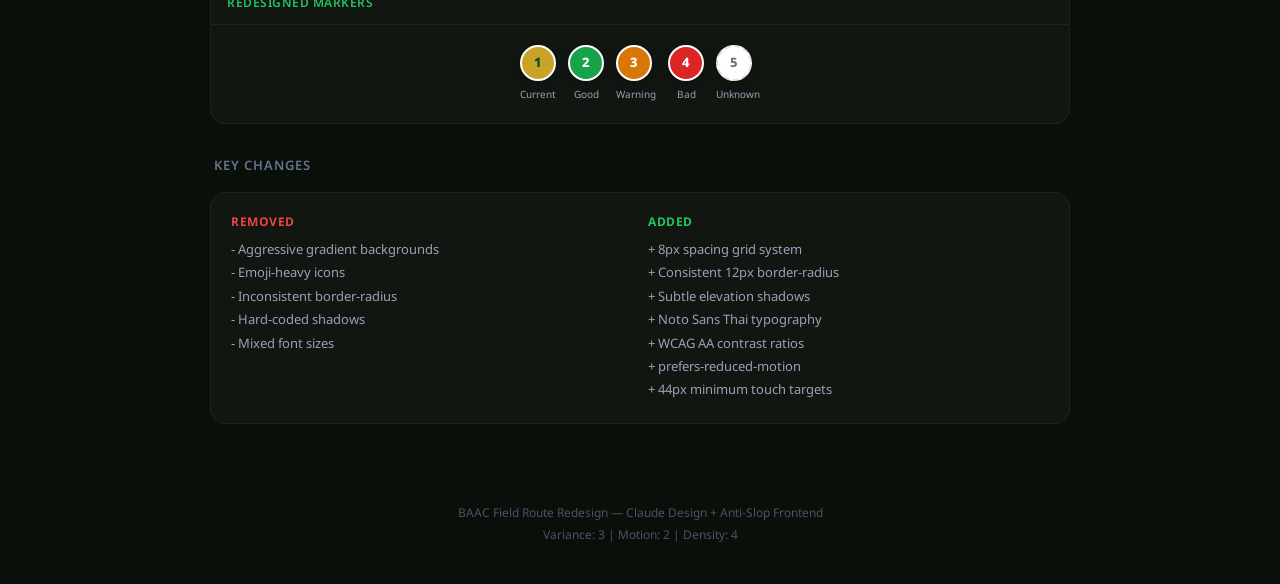
<file: redesign-preview.html>
<!DOCTYPE html>
<html lang="th">
<head>
  <meta charset="UTF-8">
  <meta name="viewport" content="width=device-width, initial-scale=1.0">
  <title>BAAC Field Route — Redesign Preview</title>
  <link rel="preconnect" href="https://fonts.googleapis.com">
  <link href="https://fonts.googleapis.com/css2?family=Noto+Sans+Thai:wght@400;500;600;700&display=swap" rel="stylesheet">
  <style>
    :root {
      --baac-green: #0a8f3c;
      --baac-green-dark: #067029;
      --baac-green-deeper: #044d1c;
      --baac-gold: #c9a227;
      --baac-gold-muted: #fdf8e8;
      --surface: #ffffff;
      --bg: #f5f7f5;
      --text: #111811;
      --text-muted: #6b776b;
      --border: #dde3dd;
    }

    * { box-sizing: border-box; margin: 0; padding: 0; }
    body {
      font-family: 'Noto Sans Thai', system-ui, sans-serif;
      background: #0a0f0a;
      color: white;
      min-height: 100dvh;
    }

    .header {
      text-align: center;
      padding: 40px 20px 20px;
    }
    .header h1 {
      font-size: 28px;
      font-weight: 700;
      letter-spacing: -0.5px;
      margin-bottom: 8px;
    }
    .header p {
      color: #94a3b8;
      font-size: 14px;
    }

    .dials {
      display: flex;
      justify-content: center;
      gap: 24px;
      padding: 16px;
      margin: 0 auto 24px;
      max-width: 500px;
    }
    .dial {
      text-align: center;
      padding: 12px 20px;
      background: rgba(255,255,255,0.05);
      border-radius: 12px;
      border: 1px solid rgba(255,255,255,0.08);
    }
    .dial-value {
      font-size: 24px;
      font-weight: 700;
      color: var(--baac-gold);
    }
    .dial-label {
      font-size: 11px;
      color: #94a3b8;
      text-transform: uppercase;
      letter-spacing: 0.5px;
      margin-top: 4px;
    }

    .comparison {
      max-width: 900px;
      margin: 0 auto;
      padding: 0 20px 40px;
    }

    .section-title {
      font-size: 13px;
      font-weight: 600;
      text-transform: uppercase;
      letter-spacing: 1px;
      color: #64748b;
      margin: 32px 0 16px;
      padding-left: 4px;
    }

    .grid-2 {
      display: grid;
      grid-template-columns: 1fr 1fr;
      gap: 16px;
    }

    .card {
      background: rgba(255,255,255,0.03);
      border: 1px solid rgba(255,255,255,0.06);
      border-radius: 16px;
      overflow: hidden;
    }

    .card-label {
      padding: 12px 16px;
      font-size: 12px;
      font-weight: 600;
      text-transform: uppercase;
      letter-spacing: 0.5px;
      border-bottom: 1px solid rgba(255,255,255,0.06);
    }
    .card-label.before { color: #ef4444; }
    .card-label.after { color: #22c55e; }

    .card-body {
      padding: 0;
    }

    /* Login Preview - Before */
    .login-before {
      background: linear-gradient(135deg, #076b2d 0%, #0a8f3c 100%);
      padding: 40px 20px;
      display: flex;
      justify-content: center;
    }
    .login-before .card-inner {
      background: white;
      border-radius: 24px;
      padding: 32px 24px;
      width: 100%;
      max-width: 280px;
      text-align: center;
    }
    .login-before .logo { font-size: 48px; margin-bottom: 12px; }
    .login-before h2 { font-size: 18px; color: #076b2d; margin-bottom: 4px; }
    .login-before .sub { font-size: 12px; color: #5a655a; margin-bottom: 20px; }
    .login-before input {
      width: 100%;
      padding: 10px 12px;
      border: 2px solid #e0e6e0;
      border-radius: 10px;
      margin-bottom: 8px;
      font-size: 13px;
      background: #fffaf0;
    }
    .login-before .btn {
      width: 100%;
      padding: 10px;
      background: #0a8f3c;
      color: white;
      border: none;
      border-radius: 12px;
      font-size: 13px;
      font-weight: 600;
      margin-top: 4px;
    }

    /* Login Preview - After */
    .login-after {
      background: #044d1c;
      background-image:
        radial-gradient(ellipse at 20% 50%, rgba(42, 179, 87, 0.15) 0%, transparent 50%),
        radial-gradient(ellipse at 80% 20%, rgba(201, 162, 39, 0.08) 0%, transparent 40%);
      padding: 40px 20px;
      display: flex;
      justify-content: center;
    }
    .login-after .card-inner {
      background: white;
      border-radius: 20px;
      padding: 32px 24px;
      width: 100%;
      max-width: 280px;
      text-align: center;
      box-shadow: 0 20px 25px -5px rgba(0,0,0,0.1);
    }
    .login-after .logo-box {
      width: 56px;
      height: 56px;
      background: #e8f5ec;
      border-radius: 14px;
      margin: 0 auto 12px;
      display: flex;
      align-items: center;
      justify-content: center;
      font-size: 28px;
    }
    .login-after h2 { font-size: 18px; color: #111811; margin-bottom: 2px; letter-spacing: -0.3px; }
    .login-after .sub { font-size: 12px; color: #6b776b; margin-bottom: 24px; }
    .login-after .field { text-align: left; margin-bottom: 10px; }
    .login-after .field label { font-size: 12px; font-weight: 600; color: #4a554a; display: block; margin-bottom: 3px; }
    .login-after input {
      width: 100%;
      padding: 10px 12px;
      border: 1.5px solid #dde3dd;
      border-radius: 10px;
      font-size: 13px;
      background: #f5f7f5;
    }
    .login-after .btn {
      width: 100%;
      padding: 11px;
      background: #0a8f3c;
      color: white;
      border: none;
      border-radius: 10px;
      font-size: 14px;
      font-weight: 600;
      margin-top: 6px;
    }

    /* Bottom Sheet Preview */
    .sheet-preview {
      background: white;
      border-radius: 16px;
      overflow: hidden;
    }
    .sheet-handle {
      display: flex;
      justify-content: center;
      padding: 10px 0 6px;
    }
    .sheet-handle-bar {
      width: 32px;
      height: 4px;
      background: #dde3dd;
      border-radius: 99px;
    }
    .sheet-tabs {
      display: flex;
      border-bottom: 1px solid #e8ece8;
      padding: 0 8px;
    }
    .sheet-tab {
      flex: 1;
      text-align: center;
      padding: 10px 4px;
      font-size: 12px;
      font-weight: 500;
      color: #6b776b;
      border-bottom: 2px solid transparent;
    }
    .sheet-tab.active {
      color: #0a8f3c;
      border-bottom-color: #0a8f3c;
      font-weight: 600;
    }
    .sheet-content {
      padding: 16px;
    }

    /* Customer Card Preview */
    .customer-card {
      display: flex;
      align-items: center;
      gap: 10px;
      padding: 10px 12px;
      background: #f5f7f5;
      border-radius: 10px;
      margin-bottom: 8px;
    }
    .customer-avatar {
      width: 36px;
      height: 36px;
      border-radius: 10px;
      background: #fdf8e8;
      color: #c9a227;
      display: flex;
      align-items: center;
      justify-content: center;
      font-size: 14px;
      font-weight: 700;
    }
    .customer-info { flex: 1; }
    .customer-name { font-size: 13px; font-weight: 600; color: #111811; }
    .customer-sub { font-size: 11px; color: #6b776b; }

    /* Visit Stats */
    .visit-stats {
      display: grid;
      grid-template-columns: 1fr 1fr 1fr;
      gap: 8px;
      margin-bottom: 12px;
    }
    .visit-stat {
      text-align: center;
      padding: 10px 8px;
      background: #f5f7f5;
      border-radius: 10px;
      border: 1px solid #e8ece8;
    }
    .visit-stat .num { font-size: 20px; font-weight: 700; }
    .visit-stat .label { font-size: 10px; color: #6b776b; margin-top: 2px; }
    .stat-pending .num { color: #d97706; }
    .stat-visited .num { color: #16a34a; }
    .stat-skipped .num { color: #6b7280; }

    /* Route Result */
    .result-card {
      background: #044d1c;
      color: white;
      padding: 16px;
      border-radius: 14px;
      margin-top: 12px;
    }
    .result-card h4 { font-size: 12px; opacity: 0.8; margin-bottom: 10px; }
    .result-stats {
      display: grid;
      grid-template-columns: 1fr 1fr 1fr;
      gap: 8px;
    }
    .result-stat { text-align: center; }
    .result-stat .val { font-size: 22px; font-weight: 700; }
    .result-stat .lbl { font-size: 10px; opacity: 0.7; }

    /* Markers */
    .markers-preview {
      display: flex;
      gap: 12px;
      justify-content: center;
      padding: 20px;
      flex-wrap: wrap;
    }
    .marker {
      width: 36px;
      height: 36px;
      border-radius: 50%;
      border: 2.5px solid white;
      display: flex;
      align-items: center;
      justify-content: center;
      font-size: 13px;
      font-weight: 800;
      box-shadow: 0 2px 8px rgba(0,0,0,0.25);
    }
    .marker.gold { background: #c9a227; color: #044d1c; }
    .marker.green { background: #16a34a; color: white; }
    .marker.yellow { background: #d97706; color: white; }
    .marker.red { background: #dc2626; color: white; }
    .marker.gray { background: white; color: #6b776b; border: 2px dashed #dde3dd; }

    .footer {
      text-align: center;
      padding: 40px 20px;
      color: #475569;
      font-size: 12px;
    }
  </style>
</head>
<body>
  <div class="header">
    <h1>BAAC Field Route — Redesign</h1>
    <p>Claude Design + Anti-Slop Frontend Principles</p>
  </div>

  <div class="dials">
    <div class="dial">
      <div class="dial-value">3</div>
      <div class="dial-label">Variance</div>
    </div>
    <div class="dial">
      <div class="dial-value">2</div>
      <div class="dial-label">Motion</div>
    </div>
    <div class="dial">
      <div class="dial-value">4</div>
      <div class="dial-label">Density</div>
    </div>
  </div>

  <div class="comparison">
    <!-- Login Screen -->
    <div class="section-title">Login Screen</div>
    <div class="grid-2">
      <div class="card">
        <div class="card-label before">Before</div>
        <div class="card-body">
          <div class="login-before">
            <div class="card-inner">
              <div class="logo">🗺️</div>
              <h2>BAAC Field Route</h2>
              <p class="sub">วางแผนเส้นทางอัจฉริยะ</p>
              <input type="text" placeholder="username">
              <input type="password" placeholder="รหัสผ่าน">
              <button class="btn">เข้าสู่ระบบ</button>
            </div>
          </div>
        </div>
      </div>
      <div class="card">
        <div class="card-label after">After</div>
        <div class="card-body">
          <div class="login-after">
            <div class="card-inner">
              <div class="logo-box">🗺️</div>
              <h2>BAAC Field Route</h2>
              <p class="sub">วางแผนเส้นทางอัจฉริยะสำหรับพนักงานสินเชื่อ</p>
              <div class="field">
                <label>ชื่อผู้ใช้</label>
                <input type="text" placeholder="username">
              </div>
              <div class="field">
                <label>รหัสผ่าน</label>
                <input type="password" placeholder="รหัสผ่าน">
              </div>
              <button class="btn">เข้าสู่ระบบ</button>
            </div>
          </div>
        </div>
      </div>
    </div>

    <!-- Bottom Sheet -->
    <div class="section-title">Bottom Sheet + Tabs</div>
    <div class="grid-2">
      <div class="card">
        <div class="card-label before">Before</div>
        <div class="card-body">
          <div class="sheet-preview">
            <div class="sheet-handle"><div class="sheet-handle-bar"></div></div>
            <div class="sheet-tabs">
              <div class="sheet-tab active">🧭 เส้นทาง</div>
              <div class="sheet-tab">👥 ลูกค้า</div>
              <div class="sheet-tab">🗺️ วางแผน</div>
              <div class="sheet-tab">📋 เข้าพบ</div>
            </div>
            <div class="sheet-content">
              <p style="color: #6b776b; font-size: 13px; text-align: center; padding: 20px;">ไม่มีเส้นทางวันนี้</p>
            </div>
          </div>
        </div>
      </div>
      <div class="card">
        <div class="card-label after">After</div>
        <div class="card-body">
          <div class="sheet-preview">
            <div class="sheet-handle"><div class="sheet-handle-bar"></div></div>
            <div class="sheet-tabs">
              <div class="sheet-tab active">🧭 เส้นทาง</div>
              <div class="sheet-tab">👥 ลูกค้า</div>
              <div class="sheet-tab">🗺️ วางแผน</div>
              <div class="sheet-tab">📋 เข้าพบ</div>
            </div>
            <div class="sheet-content">
              <div class="visit-stats">
                <div class="visit-stat stat-pending">
                  <div class="num">3</div>
                  <div class="label">รอเยี่ยม</div>
                </div>
                <div class="visit-stat stat-visited">
                  <div class="num">5</div>
                  <div class="label">เยี่ยมแล้ว</div>
                </div>
                <div class="visit-stat stat-skipped">
                  <div class="num">1</div>
                  <div class="label">ข้าม</div>
                </div>
              </div>
              <div class="customer-card">
                <div class="customer-avatar">สม</div>
                <div class="customer-info">
                  <div class="customer-name">นายสมชาย ใจดี</div>
                  <div class="customer-sub">CIF: 1234567890</div>
                </div>
              </div>
              <div class="customer-card">
                <div class="customer-avatar">สม</div>
                <div class="customer-info">
                  <div class="customer-name">นางสมศรี มีสุข</div>
                  <div class="customer-sub">CIF: 9876543210</div>
                </div>
              </div>
            </div>
          </div>
        </div>
      </div>
    </div>

    <!-- Route Result -->
    <div class="section-title">Route Result Card</div>
    <div class="grid-2">
      <div class="card">
        <div class="card-label before">Before</div>
        <div class="card-body" style="padding: 16px;">
          <div style="background: linear-gradient(135deg, #076b2d, #0a8f3c); color: white; padding: 14px; border-radius: 14px;">
            <h4 style="font-size: 12px; margin-bottom: 10px; opacity: 0.9;">📊 สรุปเส้นทาง</h4>
            <div style="display: grid; grid-template-columns: 1fr 1fr 1fr; gap: 6px;">
              <div style="text-align: center;"><div style="font-size: 20px; font-weight: 700;">45.2</div><div style="font-size: 10px; opacity: 0.7;">กิโลเมตร</div></div>
              <div style="text-align: center;"><div style="font-size: 20px; font-weight: 700;">128</div><div style="font-size: 10px; opacity: 0.7;">นาที</div></div>
              <div style="text-align: center;"><div style="font-size: 20px; font-weight: 700;">5</div><div style="font-size: 10px; opacity: 0.7;">จุดแวะ</div></div>
            </div>
          </div>
        </div>
      </div>
      <div class="card">
        <div class="card-label after">After</div>
        <div class="card-body" style="padding: 16px;">
          <div class="result-card">
            <h4>สรุปเส้นทาง</h4>
            <div class="result-stats">
              <div class="result-stat"><div class="val">45.2</div><div class="lbl">กิโลเมตร</div></div>
              <div class="result-stat"><div class="val">128</div><div class="lbl">นาที</div></div>
              <div class="result-stat"><div class="val">5</div><div class="lbl">จุดแวะ</div></div>
            </div>
          </div>
        </div>
      </div>
    </div>

    <!-- Map Markers -->
    <div class="section-title">Map Markers (Risk Colors)</div>
    <div class="card" style="max-width: 100%;">
      <div class="card-label after">Redesigned Markers</div>
      <div class="card-body">
        <div class="markers-preview">
          <div style="text-align: center;">
            <div class="marker gold">1</div>
            <div style="font-size: 10px; color: #94a3b8; margin-top: 6px;">Current</div>
          </div>
          <div style="text-align: center;">
            <div class="marker green">2</div>
            <div style="font-size: 10px; color: #94a3b8; margin-top: 6px;">Good</div>
          </div>
          <div style="text-align: center;">
            <div class="marker yellow">3</div>
            <div style="font-size: 10px; color: #94a3b8; margin-top: 6px;">Warning</div>
          </div>
          <div style="text-align: center;">
            <div class="marker red">4</div>
            <div style="font-size: 10px; color: #94a3b8; margin-top: 6px;">Bad</div>
          </div>
          <div style="text-align: center;">
            <div class="marker gray">5</div>
            <div style="font-size: 10px; color: #94a3b8; margin-top: 6px;">Unknown</div>
          </div>
        </div>
      </div>
    </div>

    <!-- Design Changes Summary -->
    <div class="section-title">Key Changes</div>
    <div class="card" style="max-width: 100%;">
      <div class="card-body" style="padding: 20px;">
        <div style="display: grid; grid-template-columns: 1fr 1fr; gap: 16px; font-size: 13px;">
          <div>
            <h4 style="color: #ef4444; font-size: 12px; text-transform: uppercase; letter-spacing: 0.5px; margin-bottom: 8px;">Removed</h4>
            <ul style="list-style: none; color: #94a3b8; line-height: 1.8;">
              <li>- Aggressive gradient backgrounds</li>
              <li>- Emoji-heavy icons</li>
              <li>- Inconsistent border-radius</li>
              <li>- Hard-coded shadows</li>
              <li>- Mixed font sizes</li>
            </ul>
          </div>
          <div>
            <h4 style="color: #22c55e; font-size: 12px; text-transform: uppercase; letter-spacing: 0.5px; margin-bottom: 8px;">Added</h4>
            <ul style="list-style: none; color: #94a3b8; line-height: 1.8;">
              <li>+ 8px spacing grid system</li>
              <li>+ Consistent 12px border-radius</li>
              <li>+ Subtle elevation shadows</li>
              <li>+ Noto Sans Thai typography</li>
              <li>+ WCAG AA contrast ratios</li>
              <li>+ prefers-reduced-motion</li>
              <li>+ 44px minimum touch targets</li>
            </ul>
          </div>
        </div>
      </div>
    </div>
  </div>

  <div class="footer">
    <p>BAAC Field Route Redesign — Claude Design + Anti-Slop Frontend</p>
    <p style="margin-top: 4px;">Variance: 3 | Motion: 2 | Density: 4</p>
  </div>
</body>
</html>
</file>
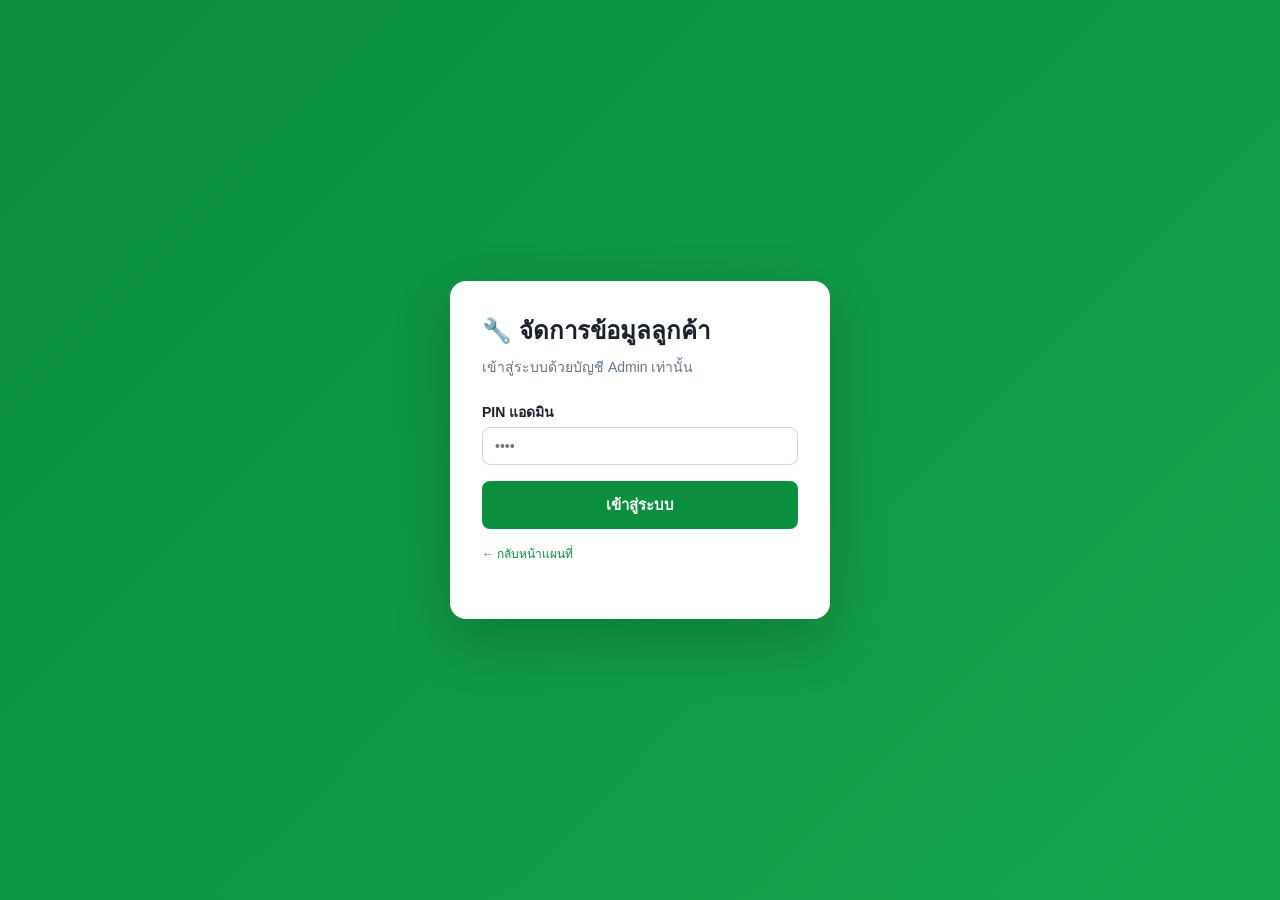
<file: public/admin.html>
<!DOCTYPE html>
<html lang="th">
<head>
  <meta charset="UTF-8">
  <meta name="viewport" content="width=device-width, initial-scale=1.0">
  <meta name="color-scheme" content="light dark">
  <title>จัดการข้อมูลลูกค้า · เส้นทางทองคำ - Golden Route</title>
  <link rel="icon" type="image/svg+xml" href="icons/icon.svg">
  <link rel="stylesheet" href="css/admin.css?v=20260916c">
</head>
<body>

  <!-- Login -->
  <div id="login-screen" class="admin-login">
    <div class="admin-login-card">
      <h1>🔧 จัดการข้อมูลลูกค้า</h1>
      <p>เข้าสู่ระบบด้วยบัญชี Admin เท่านั้น</p>
      <form id="login-form" autocomplete="off">
        <label for="login-pin">PIN แอดมิน</label>
        <input type="password" id="login-pin" inputmode="numeric" autocomplete="off" placeholder="••••" required>
        <button type="submit">เข้าสู่ระบบ</button>
        <div class="admin-login-error" id="login-error"></div>
      </form>
      <p style="margin-top:16px; font-size:12px; color:#94a3b8;">
        <a href="/" style="color:#0a8f3c; text-decoration:none;">← กลับหน้าแผนที่</a>
      </p>
    </div>
  </div>

  <!-- App shell -->
  <div id="app" class="app-shell">

    <!-- Header -->
    <header class="app-header">
      <h1>🔧 จัดการข้อมูลลูกค้า</h1>
      <span id="sync-badge" class="badge">🟢 ซิงค์แล้ว</span>
      <span class="spacer"></span>
      <span id="user-name" style="font-size:13px; color:#475569;"></span>
      <button id="btn-export">📤 Export</button>
      <button id="btn-backup">💾 สำรองข้อมูล</button>
      <button id="btn-import">📥 Import</button>
      <button id="btn-gps-import">📍 อัพพิกัด</button>
      <button id="btn-debt-import">📊 อัปเดตหนี้</button>
      <button id="btn-add" class="primary">➕ เพิ่มลูกค้า</button>
      <button id="btn-back">← แผนที่</button>
      <button id="btn-logout">ออก</button>
    </header>

    <!-- Toolbar -->
    <div class="toolbar">
      <input type="search" id="search" class="search" placeholder="🔍 ค้นหา CIF / ชื่อ / เบอร์ / ที่อยู่..." autocomplete="off">
      <select id="filter-branch" title="กรองตามสาขา">
        <option value="all">🏦 ทุกสาขา</option>
        <option value="854">วังท่าช้าง</option>
        <option value="145">กบินทร์บุรี</option>
      </select>
      <select id="filter-gps">
        <option value="all">ทั้งหมด</option>
        <option value="yes">มี GPS</option>
        <option value="no">ไม่มี GPS</option>
      </select>
      <select id="filter-risk">
        <option value="all">ทุกความเสี่ยง</option>
        <option value="good">🟢 ดี</option>
        <option value="warning">🟡 เริ่มมีปัญหา</option>
        <option value="bad">🔴 มีปัญหามาก</option>
        <option value="unclassified">❓ ยังไม่จัด</option>
      </select>
      <select id="filter-tag">
        <option value="all">ทุก Tag</option>
      </select>
      <select id="filter-debt-tier" title="กรองชั้นหนี้ (คล้ายแผนที่)">
        <option value="all">🏷️ ทุกชั้นหนี้</option>
        <option value="none">ไม่มีข้อมูลหนี้</option>
        <option value="1">ชั้น 1</option>
        <option value="2">ชั้น 2</option>
        <option value="3">ชั้น 3</option>
        <option value="4">ชั้น 4</option>
        <option value="5">ชั้น 5</option>
      </select>
      <select id="filter-debt-15m" title="กรอง 15 เดือน">
        <option value="all">⏳ 15 เดือนทั้งหมด</option>
        <option value="Y">มี 15 เดือน</option>
        <option value="N">ไม่มี 15 เดือน</option>
      </select>
      <select id="filter-has-debt" title="กรองลูกค้าที่มีหนี้คงเหลือ">
        <option value="all">💰 หนี้ทั้งหมด</option>
        <option value="yes">มีหนี้คงเหลือ</option>
        <option value="no">ไม่มีหนี้ (0)</option>
      </select>
      <select id="filter-debt-month" title="กรองเดือนครบกำหนด">
        <option value="all">📅 ทุกเดือน</option>
      </select>
      <button id="btn-debt-filter-reset" title="ล้างตัวกรองหนี้" style="width:32px;height:32px;border:1px solid #d0d5d0;border-radius:6px;background:#f0f2f0;color:#dc2626;font-size:14px;cursor:pointer;">✕</button>
      <span class="spacer"></span>
      <button id="btn-batch-delete" class="danger" disabled>🗑️ ลบที่เลือก</button>
      <button id="btn-recycle">🗑️ ถังขยะ</button>
      <span id="count-display" style="font-size:13px; color:#64748b;"></span>
    </div>
    <div id="gps-gauge" style="margin:8px 0 0;font-size:14px"></div>

    <!-- Help: How to use each upload button -->
    <details class="help-section">
      <summary class="help-toggle">📖 คู่มือการอัปโหลดข้อมูล</summary>
      <div class="help-grid">
        <div class="help-card">
          <div class="help-icon">📥</div>
          <div class="help-title">Import ลูกค้า</div>
          <div class="help-desc">
            <b>ไฟล์:</b> .csv, .json, .xlsx, .xls<br>
            <b>คอลัมน์ที่ต้องมี:</b><br>
            <code>cif</code> — เลข CIF (ห้ามซ้ำ)<br>
            <code>name</code> — ชื่อ-นามสกุล<br>
            <b>คอลัมน์เสริม:</b><br>
            <code>nickname, phone, address, lat, lng, riskLevel, tags</code><br>
            <b>โหมด:</b> append (ข้ามซ้ำ) / upsert (อัพเดท) / replace (ลบทั้งหมดแล้วใส่ใหม่)
          </div>
        </div>
        <div class="help-card">
          <div class="help-icon">📍</div>
          <div class="help-title">อัพพิกัด GPS</div>
          <div class="help-desc">
            <b>ไฟล์:</b> .csv, .xlsx, .xls<br>
            <b>คอลัมน์ที่ต้องมี:</b><br>
            <code>cif</code> — เลข CIF (ใช้ match กับลูกค้าเดิม)<br>
            <code>พิกัด</code> — "lat lng" (เว้นวรรค) หรือ "lat, lng"<br>
            <b>หรือแยก 2 คอลัมน์:</b><br>
            <code>lat</code> + <code>lng</code> (หรือ latitude/longitude, ละติจูด/ลองจิจูด)<br>
            <b>ผลลัพธ์:</b> ลูกค้าเดิม → อัพเดทพิกัด / CIF ใหม่ → สร้างใหม่
          </div>
        </div>
        <div class="help-card">
          <div class="help-icon">📊</div>
          <div class="help-title">อัปเดตหนี้</div>
          <div class="help-desc">
            <b>ไฟล์:</b> .csv (Customer Indicator จาก ธ.ก.ส.)<br>
            <b>คอลัมน์:</b> ระบบอ่านอัตโนมัติจากไฟล์ TIS-620<br>
            <b>ต้องมี:</b> CIF + ข้อมูลหนี้ (ชั้นหนี้, ยอดคงเหลือ, วันครบกำหนด)<br>
            <b>ผลลัพธ์:</b> อัปเดตข้อมูลหนี้ 9 คอลัมน์ในระบบ<br>
            <b>หมายเหตุ:</b> 1 CIF มีได้หลายสัญญา ระบบจัดการให้อัตโนมัติ
          </div>
        </div>
        <div class="help-card">
          <div class="help-icon">📤</div>
          <div class="help-title">Export ข้อมูล</div>
          <div class="help-desc">
            <b>ส่งออกเป็น:</b> CSV หรือ JSON<br>
            <b>เลือก field ได้:</b> cif, name, phone, address, lat, lng, riskLevel, tags ฯลฯ<br>
            <b>กรองได้:</b> เฉพาะที่มี GPS / ไม่มี GPS / ตามคำค้นหา
          </div>
        </div>
      </div>
    </details>

    <!-- ประวัติเข้าใช้ (IP + พิกัดประมาณ — ดูได้เฉพาะแอดมิน) -->
    <details class="help-section" id="loginlog-section">
      <summary class="help-toggle">🛡️ ประวัติเข้าใช้ (IP + บริเวณโดยประมาณ)</summary>
      <div style="padding:4px 2px 8px; font-size:12px; color:#64748b;">
        บันทึกเฉพาะครั้งที่ล็อกอินสำเร็จ 100 รายการล่าสุด — IP + จังหวัด/ประเทศประเมินจากเครือข่าย
        (คลาดได้หลายสิบ กม. ไม่ใช่ GPS เครื่อง) ตรวจสอบโดยแอดมินเท่านั้น
      </div>
      <div class="table-wrap">
        <table class="data-table" id="loginlog-table">
          <thead>
            <tr>
              <th>เวลา</th>
              <th>ชื่อ</th>
              <th>สาขา</th>
              <th>IP</th>
              <th>บริเวณโดยประมาณ</th>
              <th>แผนที่</th>
            </tr>
          </thead>
          <tbody id="loginlog-tbody">
            <tr><td colspan="6" class="empty-state">เปิดดูเพื่อโหลด...</td></tr>
          </tbody>
        </table>
      </div>
    </details>

    <!-- Table -->
    <div class="table-wrap">
      <table class="data-table" id="data-table">
        <thead>
          <tr>
            <th style="width:32px;"><input type="checkbox" id="select-all"></th>
            <th>CIF</th>
            <th>ชื่อ-นามสกุล</th>
            <th>เบอร์โทร</th>
            <th>ตำบล/อำเภอ</th>
            <th>GPS</th>
            <th>ความเสี่ยง</th>
            <th>Tags</th>
            <th>อัพเดท</th>
            <th style="width:120px;">จัดการ</th>
          </tr>
        </thead>
        <tbody id="data-tbody">
          <tr><td colspan="10" class="empty-state">กำลังโหลด...</td></tr>
        </tbody>
      </table>
    </div>

    <!-- Pagination -->
    <div class="pagination">
      <span id="page-info">หน้า 1 / 1</span>
      <div>
        <button id="prev-page">◀ ก่อนหน้า</button>
        <button id="next-page">ถัดไป ▶</button>
      </div>
      <select id="page-size">
        <option value="20">20 / หน้า</option>
        <option value="50" selected>50 / หน้า</option>
        <option value="100">100 / หน้า</option>
      </select>
    </div>

  </div>

  <!-- Edit/Add modal -->
  <div class="modal-overlay" id="edit-modal">
    <div class="modal-card">
      <div class="modal-header">
        <h2 id="modal-title">➕ เพิ่มลูกค้าใหม่</h2>
        <button class="modal-close" id="close-edit">×</button>
      </div>
      <div class="modal-body">
        <form id="edit-form">
          <input type="hidden" id="edit-id">
          <div class="form-row">
            <div class="form-group">
              <label>CIF <span class="required">*</span></label>
              <input type="text" id="edit-cif" required>
            </div>
            <div class="form-group">
              <label>ชื่อ-นามสกุล <span class="required">*</span></label>
              <input type="text" id="edit-name" required>
            </div>
          </div>
          <div class="form-row">
            <div class="form-group">
              <label>ชื่อเล่น</label>
              <input type="text" id="edit-nickname">
            </div>
            <div class="form-group">
              <label>เบอร์โทร</label>
              <input type="tel" id="edit-phone">
            </div>
          </div>
          <div class="form-group">
            <label>ที่อยู่</label>
            <textarea id="edit-address" rows="2"></textarea>
          </div>
          <div class="form-row">
            <div class="form-group">
              <label>Latitude</label>
              <input type="text" id="edit-lat" inputmode="decimal" placeholder="เช่น 13.7563">
            </div>
            <div class="form-group">
              <label>Longitude</label>
              <input type="text" id="edit-lng" inputmode="decimal" placeholder="เช่น 100.5018">
            </div>
          </div>
          <div class="form-row">
            <div class="form-group">
              <label>🎯 ความเสี่ยง</label>
              <select id="edit-risk">
                <option value="unclassified">❓ ยังไม่จัด</option>
                <option value="good">🟢 ดี</option>
                <option value="warning">🟡 เริ่มมีปัญหา</option>
                <option value="bad">🔴 มีปัญหามาก</option>
              </select>
            </div>
            <div class="form-group">
              <label>💰 ประเภทหนี้</label>
              <select id="edit-debt">
                <option value="">— ไม่ระบุ —</option>
                <option value="current">📅 ถึงกำหนด</option>
                <option value="overdue">⚠️ ค้างชำระ</option>
              </select>
            </div>
          </div>
          <div class="form-group">
            <label>🏷️ Tags <span style="font-weight:400; color:#94a3b8;">(คั่นด้วย , เช่น VIP, ติดตามค่างวด)</span></label>
            <input type="text" id="edit-tags" placeholder="VIP, ติดตามค่างวด">
          </div>
          <div class="form-group" id="gps-history-group" style="display:none;">
            <label>📍 ประวัติพิกัด <span style="font-weight:400; color:#94a3b8;">(กดกู้คืนเพื่อย้อนพิกัด)</span></label>
            <div id="gps-history-list" style="font-size:13px; color:#475569; max-height:150px; overflow-y:auto;"></div>
          </div>
        </form>
      </div>
      <div class="modal-footer">
        <button id="cancel-edit">ยกเลิก</button>
        <button class="primary" id="save-edit">💾 บันทึก</button>
      </div>
    </div>
  </div>

  <!-- Recycle bin modal -->
  <div class="modal-overlay" id="recycle-modal">
    <div class="modal-card">
      <div class="modal-header">
        <h2>🗑️ ถังขยะ (เก็บ 30 วัน)</h2>
        <button class="modal-close" id="close-recycle">×</button>
      </div>
      <div class="modal-body">
        <p style="margin-bottom:12px; color:#64748b; font-size:13px;">
          ลูกค้าที่ถูกลบจะถูกเก็บไว้ที่นี่ 30 วัน แล้วจะถูกลบถาวรอัตโนมัติ
        </p>
        <div id="recycle-list"></div>
      </div>
    </div>
  </div>

  <!-- Debt card modal (ดูการ์ดหนี้) -->
  <div class="modal-overlay" id="debt-modal">
    <div class="modal-card">
      <div class="modal-header">
        <h2 id="debt-modal-title">💰 การ์ดหนี้</h2>
        <button class="modal-close" id="close-debt">×</button>
      </div>
      <div class="modal-body" id="debt-card-body"></div>
      <div class="modal-footer">
        <button id="close-debt-footer">ปิด</button>
      </div>
    </div>
  </div>

  <!-- Toast container -->
  <div class="toast-container" id="toast-container"></div>

  <script src="js/api.js?v=20261018d"></script>
  <script src="js/auth.js?v=20261018d"></script>
  <script src="js/debt-db.js?v=20261029a"></script>
  <script src="js/admin-customers.js?v=20261018e"></script>
  <script>
  // ประวัติเข้าใช้ — โหลดเมื่อกาง details ครั้งแรก (ponytail: ไม่โหลดพร้อมหน้า)
  (function () {
    var loaded = false;
    var sec = document.getElementById('loginlog-section');
    if (!sec) return;
    sec.addEventListener('toggle', function () {
      if (!sec.open || loaded) return;
      loaded = true;
      var tb = document.getElementById('loginlog-tbody');
      fetch('/api/admin/logins?limit=50', { headers: API.headers() })
        .then(function (r) { return r.json(); })
        .then(function (d) {
          if (!d.success || !d.logins.length) {
            tb.innerHTML = '<tr><td colspan="6" class="empty-state">ยังไม่มีประวัติเข้าใช้</td></tr>';
            return;
          }
          tb.innerHTML = d.logins.map(function (e) {
            var when = (e.t || '').replace('T', ' ').slice(0, 16);
            var area = [e.city, e.country].filter(Boolean).join(', ') || '—';
            var map = (e.lat != null && e.lng != null)
              ? '<a target="_blank" rel="noopener" href="https://www.openstreetmap.org/?mlat=' + e.lat + '&mlon=' + e.lng + '#map=10/' + e.lat + '/' + e.lng + '">📍 ดูแผนที่</a>'
              : '—';
            return '<tr><td>' + when + '</td><td>' + (e.name || e.user || '') +
              '</td><td>' + (e.branch || '') + '</td><td><code>' + (e.ip || '') +
              '</code></td><td>' + area + '</td><td>' + map + '</td></tr>';
          }).join('');
        })
        .catch(function () {
          loaded = false;
          tb.innerHTML = '<tr><td colspan="6" class="empty-state">โหลดไม่สำเร็จ ลองใหม่</td></tr>';
        });
    });
  })();
  </script>
</body>
</html>
</file>
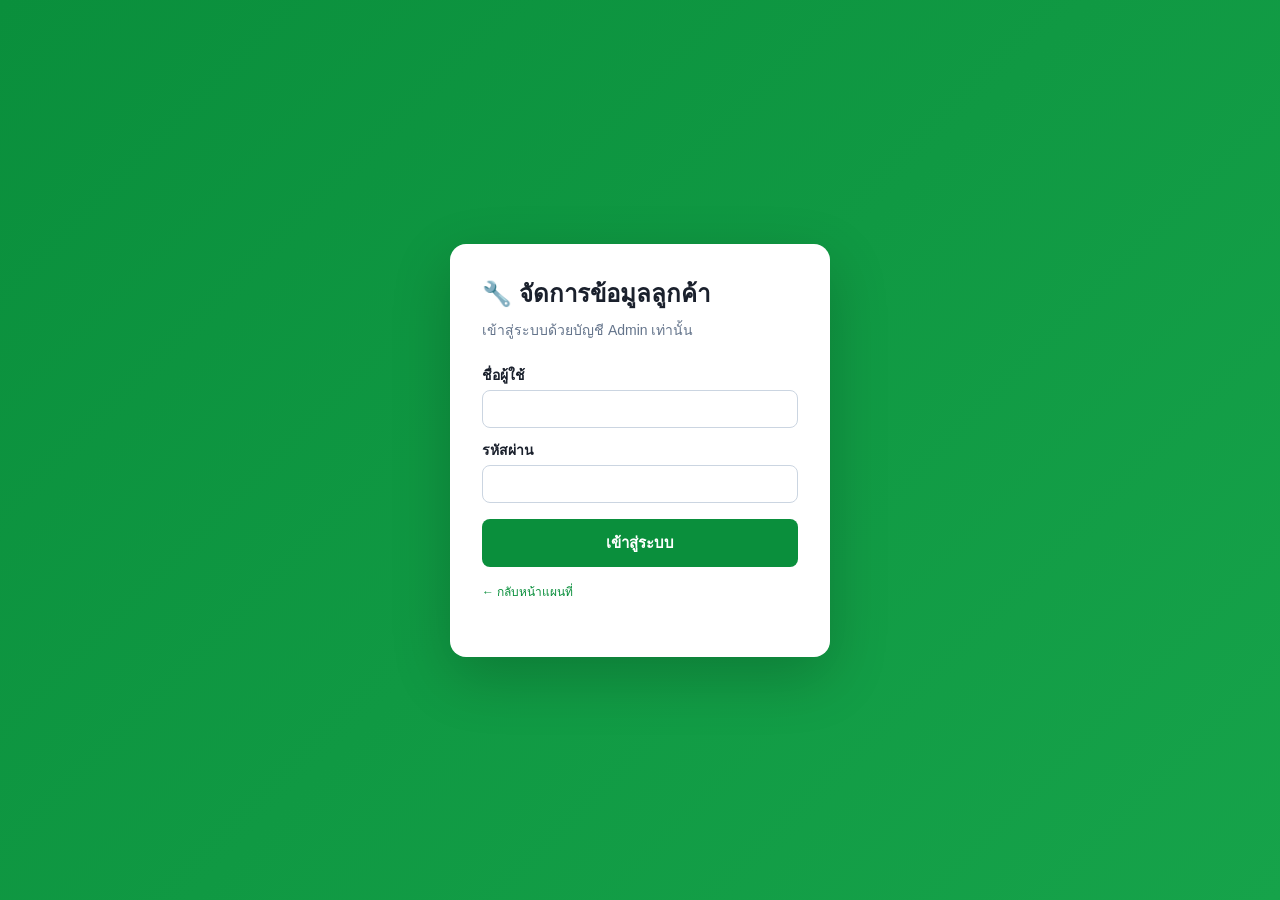
<file: backups/pre-perf-20260826-222814/public/admin.html>
<!DOCTYPE html>
<html lang="th">
<head>
  <meta charset="UTF-8">
  <meta name="viewport" content="width=device-width, initial-scale=1.0">
  <meta name="color-scheme" content="light dark">
  <title>จัดการข้อมูลลูกค้า · BAAC Field Route</title>
  <link rel="icon" type="image/svg+xml" href="icons/icon.svg">
  <link rel="stylesheet" href="css/admin.css?v=20260826n">
</head>
<body>

  <!-- Login -->
  <div id="login-screen" class="admin-login">
    <div class="admin-login-card">
      <h1>🔧 จัดการข้อมูลลูกค้า</h1>
      <p>เข้าสู่ระบบด้วยบัญชี Admin เท่านั้น</p>
      <form id="login-form" autocomplete="off">
        <label for="login-username">ชื่อผู้ใช้</label>
        <input type="text" id="login-username" autocomplete="username" required>
        <label for="login-password">รหัสผ่าน</label>
        <input type="password" id="login-password" autocomplete="current-password" required>
        <button type="submit">เข้าสู่ระบบ</button>
        <div class="admin-login-error" id="login-error"></div>
      </form>
      <p style="margin-top:16px; font-size:12px; color:#94a3b8;">
        <a href="/" style="color:#0a8f3c; text-decoration:none;">← กลับหน้าแผนที่</a>
      </p>
    </div>
  </div>

  <!-- App shell -->
  <div id="app" class="app-shell">

    <!-- Header -->
    <header class="app-header">
      <h1>🔧 จัดการข้อมูลลูกค้า</h1>
      <span id="sync-badge" class="badge">🟢 ซิงค์แล้ว</span>
      <span class="spacer"></span>
      <span id="user-name" style="font-size:13px; color:#475569;"></span>
      <button id="btn-export">📤 Export</button>
      <button id="btn-import">📥 Import</button>
      <button id="btn-gps-import">📍 อัพพิกัด</button>
      <button id="btn-debt-import">📊 อัปเดตหนี้</button>
      <button id="btn-add" class="primary">➕ เพิ่มลูกค้า</button>
      <button id="btn-back">← แผนที่</button>
      <button id="btn-logout">ออก</button>
    </header>

    <!-- Toolbar -->
    <div class="toolbar">
      <input type="search" id="search" class="search" placeholder="🔍 ค้นหา CIF / ชื่อ / เบอร์ / ที่อยู่..." autocomplete="off">
      <select id="filter-gps">
        <option value="all">ทั้งหมด</option>
        <option value="yes">มี GPS</option>
        <option value="no">ไม่มี GPS</option>
      </select>
      <select id="filter-risk">
        <option value="all">ทุกความเสี่ยง</option>
        <option value="good">🟢 ดี</option>
        <option value="warning">🟡 เริ่มมีปัญหา</option>
        <option value="bad">🔴 มีปัญหามาก</option>
        <option value="unclassified">❓ ยังไม่จัด</option>
      </select>
      <select id="filter-tag">
        <option value="all">ทุก Tag</option>
      </select>
      <select id="filter-debt-tier" title="กรองชั้นหนี้ (คล้ายแผนที่)">
        <option value="all">🏷️ ทุกชั้นหนี้</option>
        <option value="none">ไม่มีข้อมูลหนี้</option>
        <option value="1">ชั้น 1</option>
        <option value="2">ชั้น 2</option>
        <option value="3">ชั้น 3</option>
        <option value="4">ชั้น 4</option>
        <option value="5">ชั้น 5</option>
      </select>
      <select id="filter-debt-15m" title="กรอง 15 เดือน">
        <option value="all">⏳ 15 เดือนทั้งหมด</option>
        <option value="Y">มี 15 เดือน</option>
        <option value="N">ไม่มี 15 เดือน</option>
      </select>
      <select id="filter-has-debt" title="กรองลูกค้าที่มีหนี้คงเหลือ">
        <option value="all">💰 หนี้ทั้งหมด</option>
        <option value="yes">มีหนี้คงเหลือ</option>
        <option value="no">ไม่มีหนี้ (0)</option>
      </select>
      <select id="filter-debt-month" title="กรองเดือนครบกำหนด">
        <option value="all">📅 ทุกเดือน</option>
      </select>
      <button id="btn-debt-filter-reset" title="ล้างตัวกรองหนี้" style="width:32px;height:32px;border:1px solid #d0d5d0;border-radius:6px;background:#f0f2f0;color:#dc2626;font-size:14px;cursor:pointer;">✕</button>
      <span class="spacer"></span>
      <button id="btn-batch-delete" class="danger" disabled>🗑️ ลบที่เลือก</button>
      <button id="btn-recycle">🗑️ ถังขยะ</button>
      <span id="count-display" style="font-size:13px; color:#64748b;"></span>
    </div>

    <!-- Help: How to use each upload button -->
    <details class="help-section">
      <summary class="help-toggle">📖 คู่มือการอัปโหลดข้อมูล</summary>
      <div class="help-grid">
        <div class="help-card">
          <div class="help-icon">📥</div>
          <div class="help-title">Import ลูกค้า</div>
          <div class="help-desc">
            <b>ไฟล์:</b> .csv, .json, .xlsx, .xls<br>
            <b>คอลัมน์ที่ต้องมี:</b><br>
            <code>cif</code> — เลข CIF (ห้ามซ้ำ)<br>
            <code>name</code> — ชื่อ-นามสกุล<br>
            <b>คอลัมน์เสริม:</b><br>
            <code>nickname, phone, address, lat, lng, riskLevel, tags</code><br>
            <b>โหมด:</b> append (ข้ามซ้ำ) / upsert (อัพเดท) / replace (ลบทั้งหมดแล้วใส่ใหม่)
          </div>
        </div>
        <div class="help-card">
          <div class="help-icon">📍</div>
          <div class="help-title">อัพพิกัด GPS</div>
          <div class="help-desc">
            <b>ไฟล์:</b> .csv, .xlsx, .xls<br>
            <b>คอลัมน์ที่ต้องมี:</b><br>
            <code>cif</code> — เลข CIF (ใช้ match กับลูกค้าเดิม)<br>
            <code>พิกัด</code> — "lat lng" (เว้นวรรค) หรือ "lat, lng"<br>
            <b>หรือแยก 2 คอลัมน์:</b><br>
            <code>lat</code> + <code>lng</code> (หรือ latitude/longitude, ละติจูด/ลองจิจูด)<br>
            <b>ผลลัพธ์:</b> ลูกค้าเดิม → อัพเดทพิกัด / CIF ใหม่ → สร้างใหม่
          </div>
        </div>
        <div class="help-card">
          <div class="help-icon">📊</div>
          <div class="help-title">อัปเดตหนี้</div>
          <div class="help-desc">
            <b>ไฟล์:</b> .csv (Customer Indicator จาก ธ.ก.ส.)<br>
            <b>คอลัมน์:</b> ระบบอ่านอัตโนมัติจากไฟล์ TIS-620<br>
            <b>ต้องมี:</b> CIF + ข้อมูลหนี้ (ชั้นหนี้, ยอดคงเหลือ, วันครบกำหนด)<br>
            <b>ผลลัพธ์:</b> อัปเดตข้อมูลหนี้ 9 คอลัมน์ในระบบ<br>
            <b>หมายเหตุ:</b> 1 CIF มีได้หลายสัญญา ระบบจัดการให้อัตโนมัติ
          </div>
        </div>
        <div class="help-card">
          <div class="help-icon">📤</div>
          <div class="help-title">Export ข้อมูล</div>
          <div class="help-desc">
            <b>ส่งออกเป็น:</b> CSV หรือ JSON<br>
            <b>เลือก field ได้:</b> cif, name, phone, address, lat, lng, riskLevel, tags ฯลฯ<br>
            <b>กรองได้:</b> เฉพาะที่มี GPS / ไม่มี GPS / ตามคำค้นหา
          </div>
        </div>
      </div>
    </details>

    <!-- Table -->
    <div class="table-wrap">
      <table class="data-table" id="data-table">
        <thead>
          <tr>
            <th style="width:32px;"><input type="checkbox" id="select-all"></th>
            <th>CIF</th>
            <th>ชื่อ-นามสกุล</th>
            <th>เบอร์โทร</th>
            <th>ตำบล/อำเภอ</th>
            <th>GPS</th>
            <th>ความเสี่ยง</th>
            <th>Tags</th>
            <th>อัพเดท</th>
            <th style="width:120px;">จัดการ</th>
          </tr>
        </thead>
        <tbody id="data-tbody">
          <tr><td colspan="10" class="empty-state">กำลังโหลด...</td></tr>
        </tbody>
      </table>
    </div>

    <!-- Pagination -->
    <div class="pagination">
      <span id="page-info">หน้า 1 / 1</span>
      <div>
        <button id="prev-page">◀ ก่อนหน้า</button>
        <button id="next-page">ถัดไป ▶</button>
      </div>
      <select id="page-size">
        <option value="20">20 / หน้า</option>
        <option value="50" selected>50 / หน้า</option>
        <option value="100">100 / หน้า</option>
      </select>
    </div>

  </div>

  <!-- Edit/Add modal -->
  <div class="modal-overlay" id="edit-modal">
    <div class="modal-card">
      <div class="modal-header">
        <h2 id="modal-title">➕ เพิ่มลูกค้าใหม่</h2>
        <button class="modal-close" id="close-edit">×</button>
      </div>
      <div class="modal-body">
        <form id="edit-form">
          <input type="hidden" id="edit-id">
          <div class="form-row">
            <div class="form-group">
              <label>CIF <span class="required">*</span></label>
              <input type="text" id="edit-cif" required>
            </div>
            <div class="form-group">
              <label>ชื่อ-นามสกุล <span class="required">*</span></label>
              <input type="text" id="edit-name" required>
            </div>
          </div>
          <div class="form-row">
            <div class="form-group">
              <label>ชื่อเล่น</label>
              <input type="text" id="edit-nickname">
            </div>
            <div class="form-group">
              <label>เบอร์โทร</label>
              <input type="tel" id="edit-phone">
            </div>
          </div>
          <div class="form-group">
            <label>ที่อยู่</label>
            <textarea id="edit-address" rows="2"></textarea>
          </div>
          <div class="form-row">
            <div class="form-group">
              <label>Latitude</label>
              <input type="text" id="edit-lat" inputmode="decimal" placeholder="เช่น 13.7563">
            </div>
            <div class="form-group">
              <label>Longitude</label>
              <input type="text" id="edit-lng" inputmode="decimal" placeholder="เช่น 100.5018">
            </div>
          </div>
          <div class="form-row">
            <div class="form-group">
              <label>🎯 ความเสี่ยง</label>
              <select id="edit-risk">
                <option value="unclassified">❓ ยังไม่จัด</option>
                <option value="good">🟢 ดี</option>
                <option value="warning">🟡 เริ่มมีปัญหา</option>
                <option value="bad">🔴 มีปัญหามาก</option>
              </select>
            </div>
            <div class="form-group">
              <label>💰 ประเภทหนี้</label>
              <select id="edit-debt">
                <option value="">— ไม่ระบุ —</option>
                <option value="current">📅 ถึงกำหนด</option>
                <option value="overdue">⚠️ ค้างชำระ</option>
              </select>
            </div>
          </div>
          <div class="form-group">
            <label>🏷️ Tags <span style="font-weight:400; color:#94a3b8;">(คั่นด้วย , เช่น VIP, ติดตามค่างวด)</span></label>
            <input type="text" id="edit-tags" placeholder="VIP, ติดตามค่างวด">
          </div>
        </form>
      </div>
      <div class="modal-footer">
        <button id="cancel-edit">ยกเลิก</button>
        <button class="primary" id="save-edit">💾 บันทึก</button>
      </div>
    </div>
  </div>

  <!-- Recycle bin modal -->
  <div class="modal-overlay" id="recycle-modal">
    <div class="modal-card">
      <div class="modal-header">
        <h2>🗑️ ถังขยะ (เก็บ 30 วัน)</h2>
        <button class="modal-close" id="close-recycle">×</button>
      </div>
      <div class="modal-body">
        <p style="margin-bottom:12px; color:#64748b; font-size:13px;">
          ลูกค้าที่ถูกลบจะถูกเก็บไว้ที่นี่ 30 วัน แล้วจะถูกลบถาวรอัตโนมัติ
        </p>
        <div id="recycle-list"></div>
      </div>
    </div>
  </div>

  <!-- Debt card modal (ดูการ์ดหนี้) -->
  <div class="modal-overlay" id="debt-modal">
    <div class="modal-card">
      <div class="modal-header">
        <h2 id="debt-modal-title">💰 การ์ดหนี้</h2>
        <button class="modal-close" id="close-debt">×</button>
      </div>
      <div class="modal-body" id="debt-card-body"></div>
      <div class="modal-footer">
        <button id="close-debt-footer">ปิด</button>
      </div>
    </div>
  </div>

  <!-- Toast container -->
  <div class="toast-container" id="toast-container"></div>

  <script src="js/api.js"></script>
  <script src="js/auth.js"></script>
  <script src="js/debt-db.js?v=20260826n"></script>
  <script src="js/admin-customers.js?v=20260826n"></script>
</body>
</html>
</file>
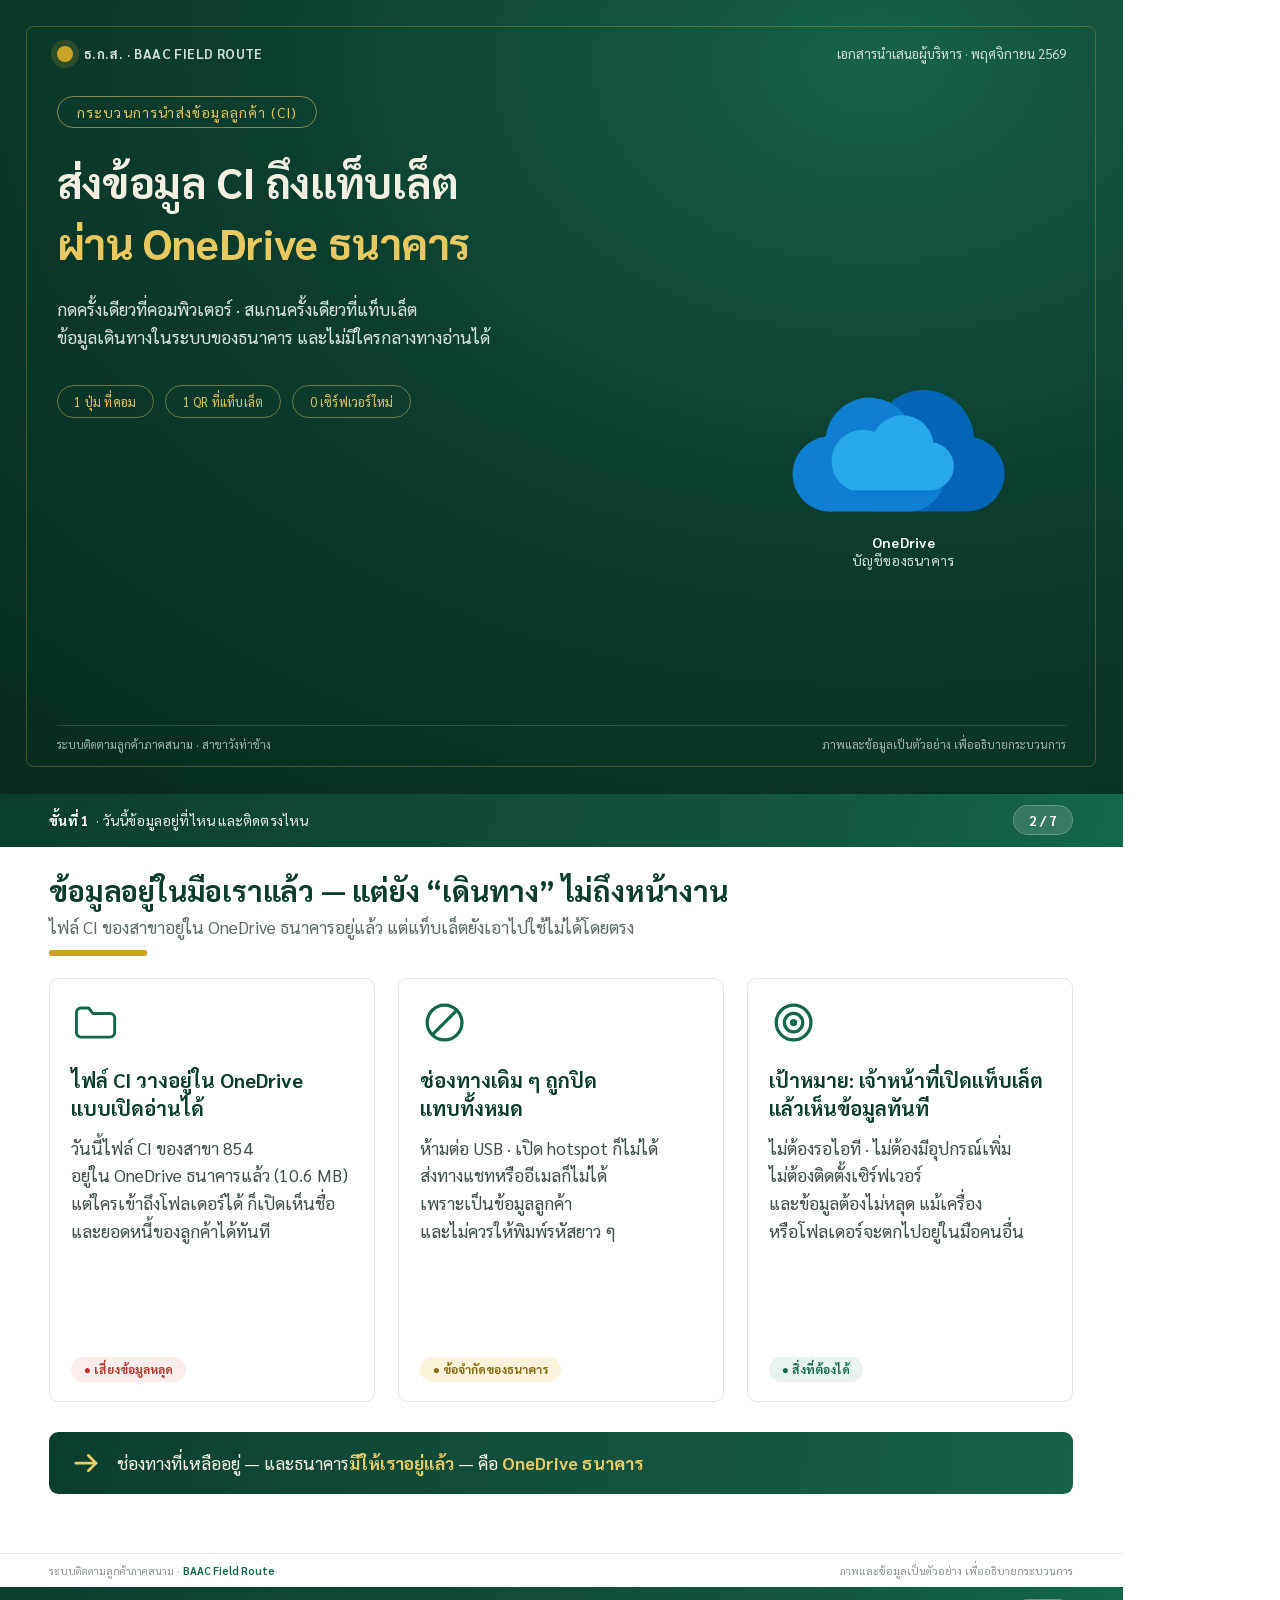
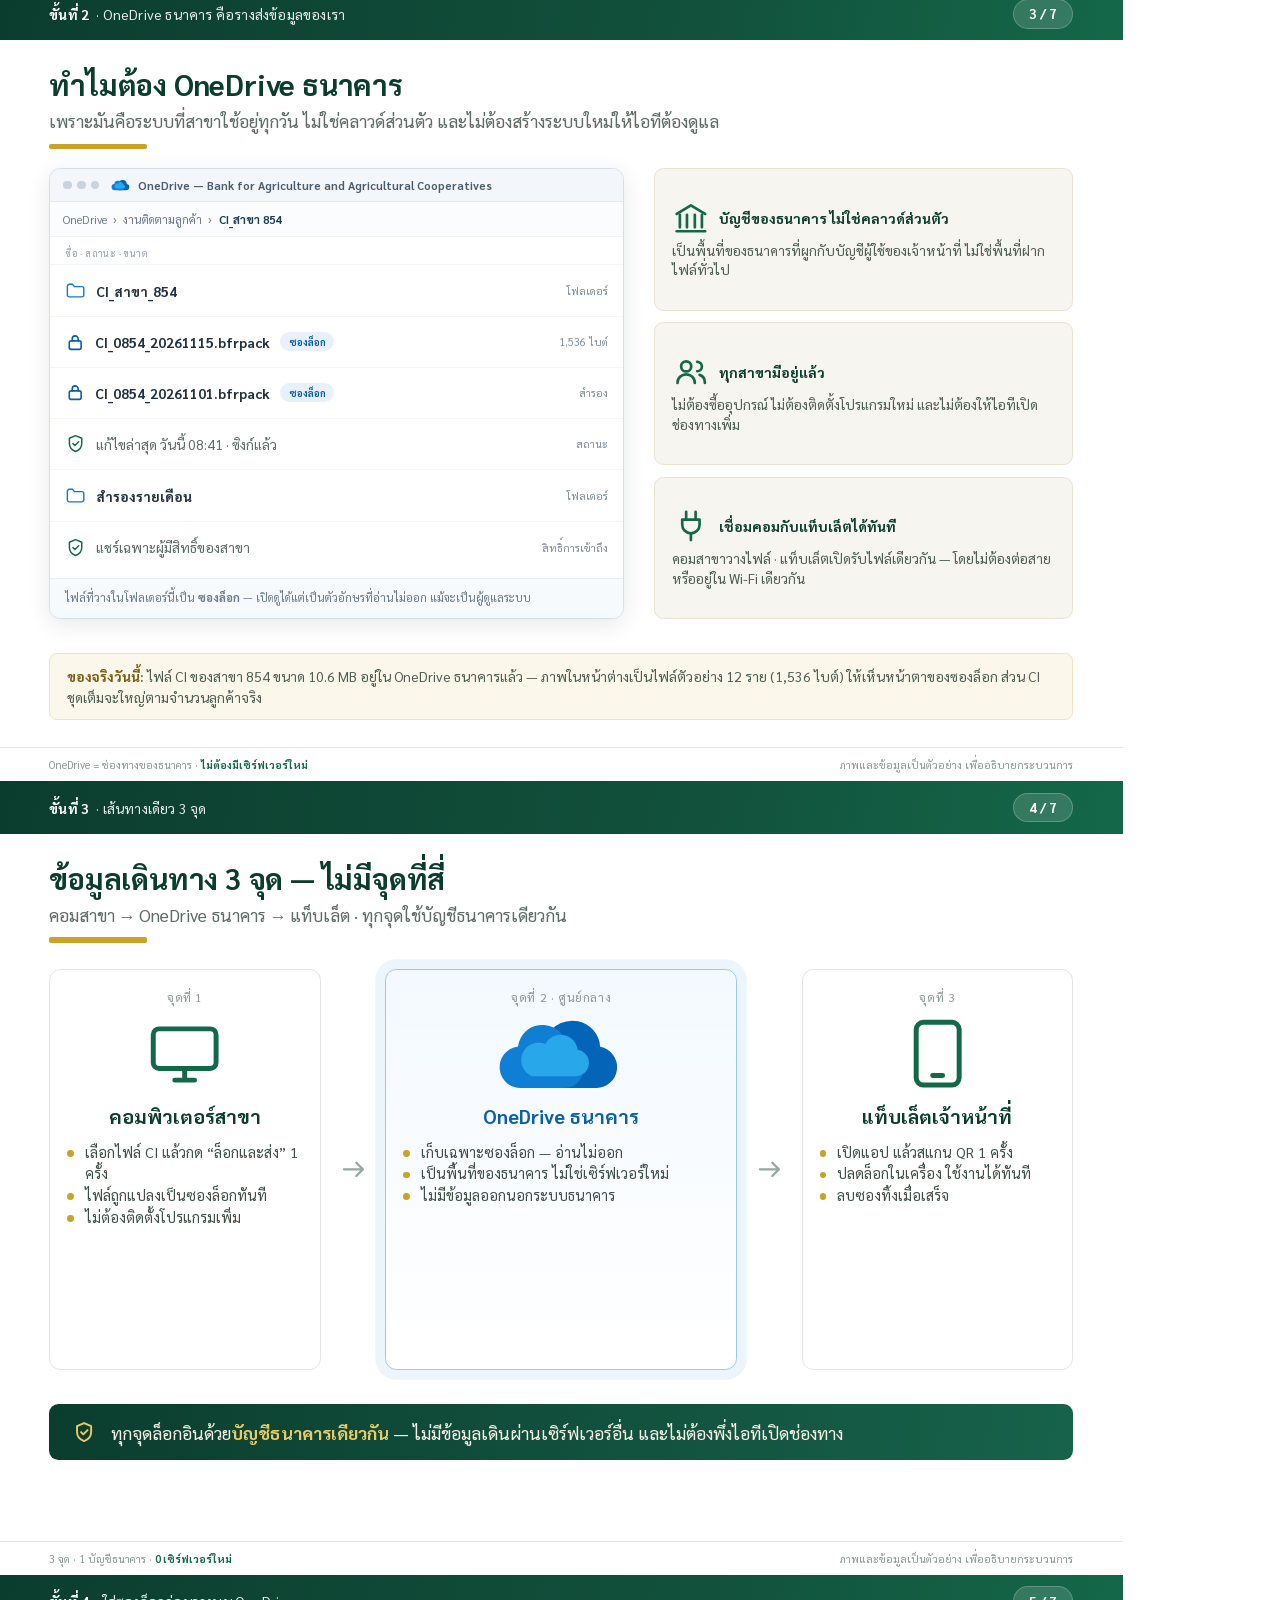
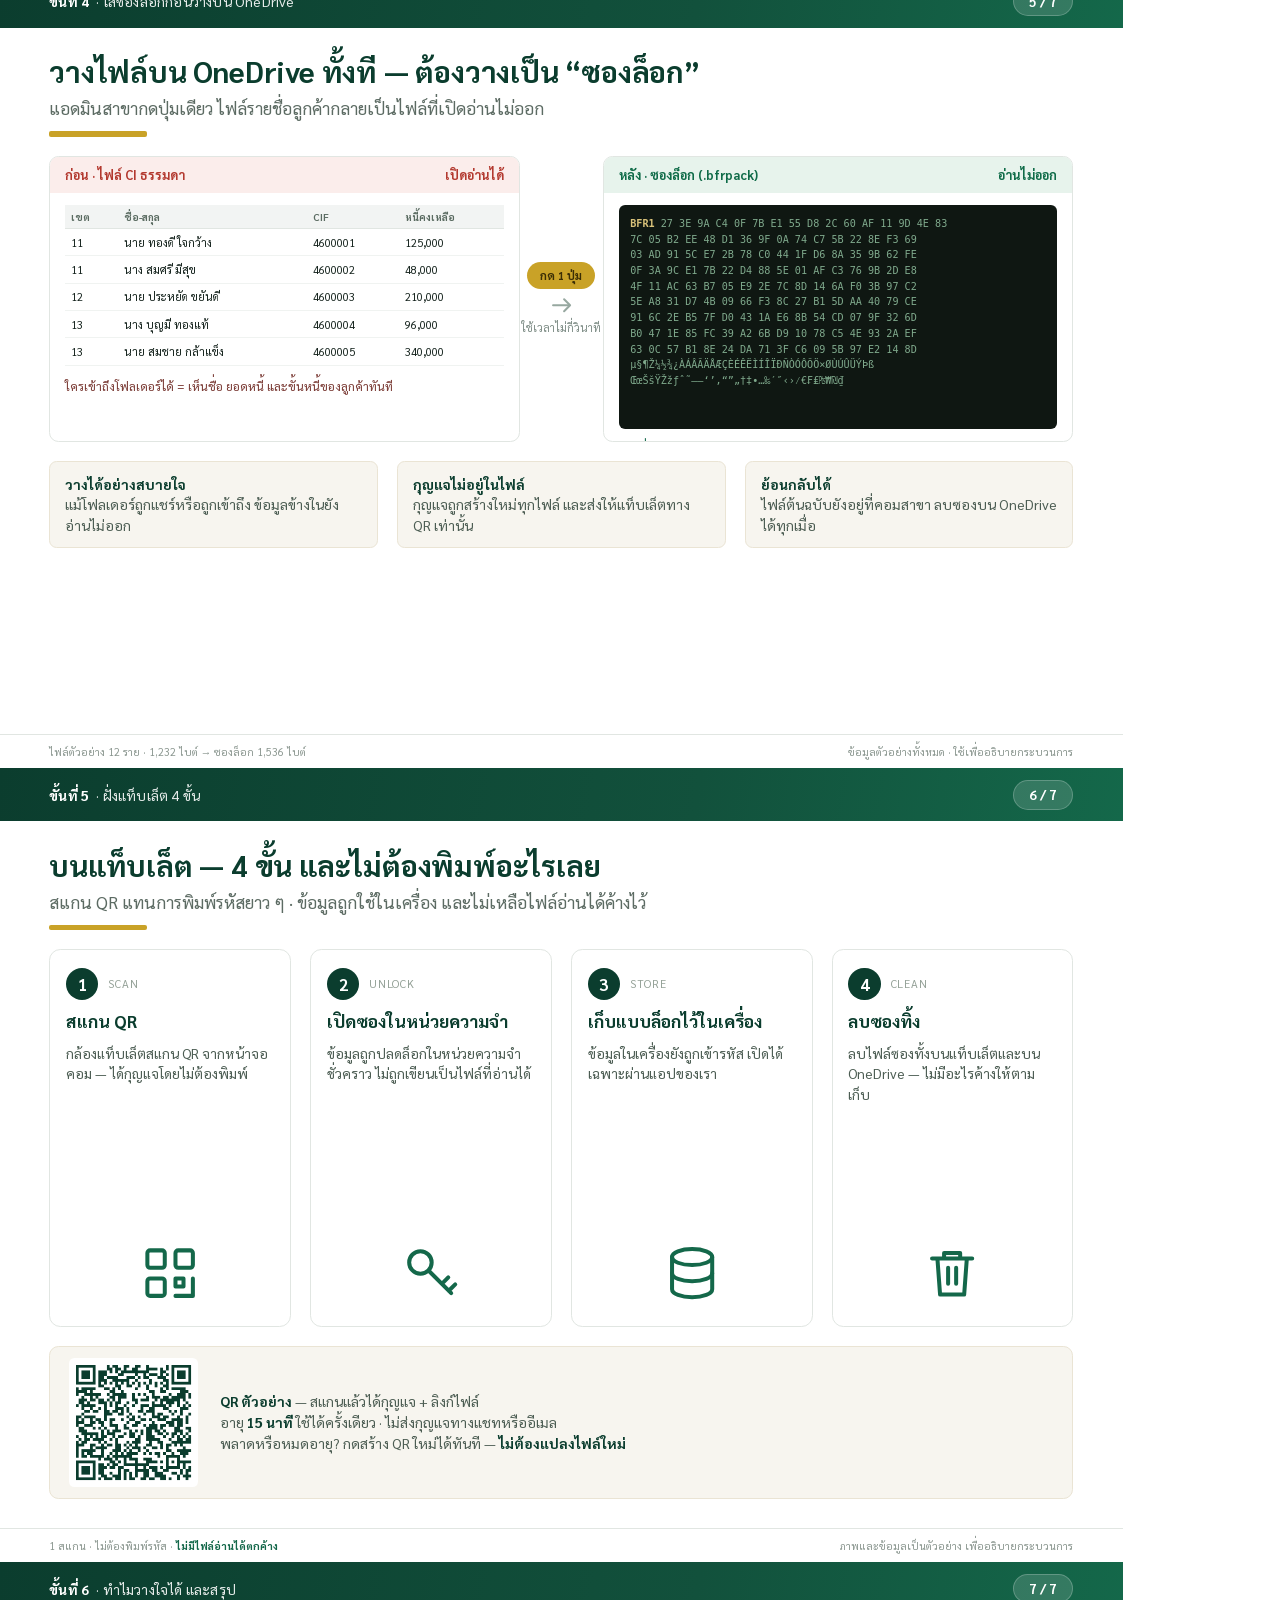
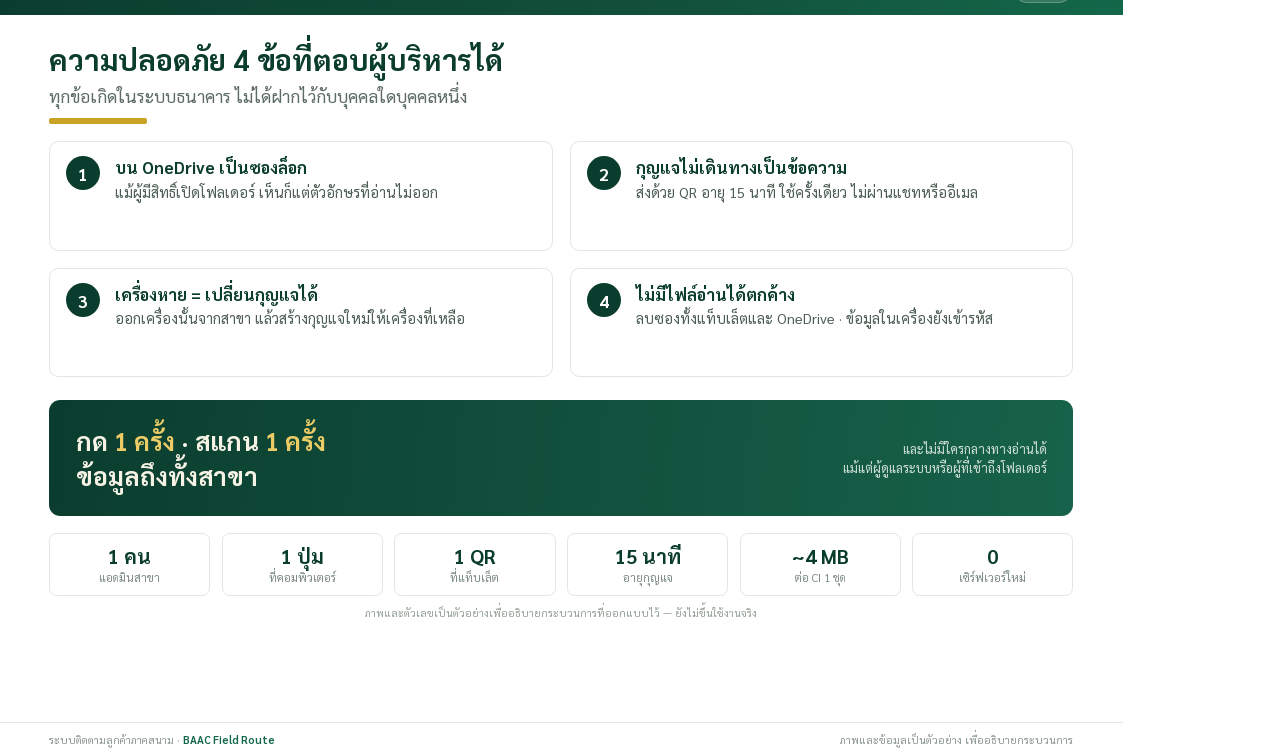
<file: docs/presentations/ci-onedrive/deck.html>
<!DOCTYPE html>
<html lang="th">
<head>
<meta charset="utf-8">
<title>ส่งข้อมูล CI ผ่าน OneDrive ธนาคาร</title>
<style>
@font-face{font-family:'Sarabun';src:url([data-uri]) format('truetype');font-weight:400;font-style:normal}
@font-face{font-family:'Sarabun';src:url([data-uri]) format('truetype');font-weight:700;font-style:normal}
:root{
  --green:#0B3D2E; --green2:#14684A; --green3:#1C7A56;
  --gold:#C9A227; --goldL:#E4C55C;
  --cream:#F7F5EF; --ink:#16241E; --muted:#5C6B63; --line:#E1E6E2;
  --blue:#0078D4; --blueD:#0364B8; --blueL:#EAF3FC; --red:#B3392F; --redL:#FBEDEB;
}
*{box-sizing:border-box;margin:0;padding:0}
html,body{font-family:'Sarabun',sans-serif;color:var(--ink);-webkit-print-color-adjust:exact;print-color-adjust:exact}
@page{size:A4 landscape;margin:0}
.page{width:297mm;height:210mm;page-break-after:always;position:relative;overflow:hidden;background:#fff}
.page:last-child{page-break-after:auto}

/* ---------- header / footer ---------- */
.hdr{height:14mm;background:linear-gradient(100deg,#0B3D2E 0%,#12513C 62%,#14684A 100%);
     color:#fff;display:flex;align-items:center;justify-content:space-between;padding:0 13mm;font-size:10.5pt}
.hdr .hleft{display:flex;align-items:center;gap:7px;font-weight:700;letter-spacing:.2px}
.hdr .hstep{font-weight:400;opacity:.9}
.hdr .hnum{font-weight:700;font-size:10pt;background:rgba(255,255,255,.14);border:1px solid rgba(255,255,255,.22);
           padding:1.4mm 4mm;border-radius:20px;font-variant-numeric:tabular-nums}
.body{height:187mm;padding:6.5mm 13mm 0;display:flex;flex-direction:column}
.ftr{position:absolute;left:0;right:0;bottom:0;height:9mm;padding:0 13mm;display:flex;align-items:center;
     justify-content:space-between;font-size:8pt;color:#8A968F;border-top:1px solid var(--line);background:#fff}
.ftr b{color:var(--green2)}

h2.title{font-size:22pt;line-height:1.35;font-weight:700;color:var(--green);letter-spacing:-.2px}
h2.title .thin{font-weight:400;color:var(--muted);font-size:13pt;display:block;margin-top:1.2mm;letter-spacing:0}
.rule{width:26mm;height:1.5mm;background:var(--gold);border-radius:2px;margin:3mm 0 0}
p.lead{font-size:12.5pt;line-height:1.5;color:#33443B}

/* ---------- cover ---------- */
.cover{background:radial-gradient(120% 120% at 78% 8%, #17624A 0%, #0B3D2E 46%, #072B21 100%)}
.cover .frame{position:absolute;inset:7mm;border:1px solid rgba(201,162,39,.35);border-radius:2mm}
.cover-inner{position:absolute;inset:0;padding:12mm 15mm 11mm;display:flex;flex-direction:column;color:#F3EFE3}
.cover-top{display:flex;justify-content:space-between;align-items:center;font-size:10pt;color:#CFE0D6}
.brand{display:flex;align-items:center;gap:3mm;font-weight:700;letter-spacing:.4px}
.brand .dot{width:4.2mm;height:4.2mm;border-radius:50%;background:var(--gold);box-shadow:0 0 0 1.6mm rgba(201,162,39,.18)}
.cover-main{margin-top:9mm;max-width:196mm}
.eyebrow{display:inline-block;font-size:10.5pt;letter-spacing:1.2px;color:#E4C55C;border:1px solid rgba(228,197,92,.55);
         border-radius:20px;padding:1.6mm 5mm;margin-bottom:6mm}
.cover h1{font-size:32pt;line-height:1.42;font-weight:700;letter-spacing:-.3px}
.cover h1 .gold{color:#E9C85F}
.cover p.sub{margin-top:6mm;font-size:13pt;line-height:1.62;color:#D8E4DC;max-width:178mm}
.cover-cloud{position:absolute;right:16mm;top:100mm;width:84mm;text-align:center}
.cover-chips{margin-top:9mm;display:flex;gap:3mm}
.cover-chips span{font-size:9.5pt;color:#E4C55C;border:1px solid rgba(228,197,92,.45);border-radius:20px;padding:1.8mm 4.4mm;letter-spacing:.2px}
.cover-cloud .cap{margin-top:2mm;font-size:10.5pt;color:#CFE0D6;letter-spacing:.3px}
.cover-cloud .cap b{color:#fff}
.cover-foot{position:absolute;left:15mm;right:15mm;bottom:11mm;display:flex;justify-content:space-between;
            align-items:flex-end;font-size:8.5pt;color:#9FB6A8;border-top:1px solid rgba(255,255,255,.14);padding-top:3mm}

/* ---------- generic cards ---------- */
.card{background:#fff;border:1px solid var(--line);border-radius:2.5mm;padding:5mm 5.5mm;position:relative}
.card.soft{background:var(--cream);border-color:#E8E2D2}
.card .ico{width:15mm;height:15mm;color:var(--green2)}
.numchip{width:9mm;height:9mm;border-radius:50%;background:var(--green);color:#fff;font-weight:700;
         display:flex;align-items:center;justify-content:center;font-size:13pt;font-variant-numeric:tabular-nums}
.band{background:linear-gradient(95deg,#0B3D2E,#17624A);color:#F5F1E4;border-radius:2.5mm;
      padding:4.2mm 6mm;font-size:13.2pt;display:flex;align-items:center;gap:4mm}
.band .gold{color:#EBCB66;font-weight:700}
.band svg{flex:0 0 auto}

/* ---------- p2 ---------- */
.grid3{display:flex;gap:6mm;margin-top:6mm}
.grid3 .card{flex:1;min-height:112mm;display:flex;flex-direction:column;gap:3mm}
.grid3 .ct{font-size:15pt;font-weight:700;line-height:1.4;color:var(--green)}
.grid3 .cb{font-size:13pt;line-height:1.6;color:#3E4F45}
.tagbadge{display:inline-flex;align-items:center;gap:2mm;font-size:9pt;font-weight:700;padding:1.2mm 3.4mm;border-radius:20px}
.tagbadge.red{background:var(--redL);color:var(--red)}
.tagbadge.blue{background:var(--blueL);color:var(--blueD)}
.tagbadge.green{background:#E7F3EC;color:#166B4B}
.tagbadge.gold{background:#FBF3DA;color:#8A6A12}

/* ---------- p3 OneDrive window ---------- */
.odwrap{display:flex;gap:8mm;margin-top:5mm}
.odwin{flex:0 0 152mm;display:flex;flex-direction:column;border:1px solid #D6DEE7;border-radius:3mm;overflow:hidden;box-shadow:0 1.5mm 6mm rgba(16,40,30,.10);background:#fff}
.odtop{background:#F3F6FA;border-bottom:1px solid #E1E8F0;padding:2.2mm 3.5mm;display:flex;align-items:center;gap:3mm}
.odtop .dots{display:flex;gap:1.3mm}
.odtop .dots i{width:2.3mm;height:2.3mm;border-radius:50%;background:#C9D3DE;display:block}
.odtop .odname{font-size:8.5pt;color:#4A5B6B;font-weight:700;display:flex;align-items:center;gap:2mm;white-space:nowrap}
.odaddr{padding:2.6mm 3.5mm;border-bottom:1px solid #EDF1F6;background:#FAFCFE;font-size:8.6pt;color:#6B7B8B;display:flex;align-items:center;gap:1.6mm}
.odaddr b{color:#1F3B57;font-weight:700}
.odbody{padding:2.5mm 0 1.5mm}
.odcol{font-size:7.2pt;color:#93A2B1;letter-spacing:.4px;padding:0 4mm 1.4mm;text-transform:uppercase}
.odrow{display:flex;align-items:center;gap:2.6mm;padding:3.9mm 4mm;font-size:10.4pt;border-top:1px solid #F2F5F9}
.odrow .nm{font-weight:700;color:#20313F}
.odrow .meta{margin-left:auto;font-size:8pt;color:#7C8B99;font-variant-numeric:tabular-nums;white-space:nowrap}
.odfoot{background:#F7FAFD;border-top:1px solid #E8EFF6;padding:3mm 4mm;font-size:8.6pt;color:#6B7B8B;line-height:1.45}
.pillfile{font-size:7.4pt;font-weight:700;background:#E8F1FB;color:#0B5EA8;border-radius:10px;padding:.8mm 2.2mm;white-space:nowrap}
.odside{flex:1;display:flex;flex-direction:column;gap:3mm;justify-content:space-between}
.odside .card{flex:1;display:flex;flex-direction:column;justify-content:center;padding:4mm 4.6mm}
.odside .ch{font-size:10.6pt;font-weight:700;color:var(--green);display:flex;align-items:center;gap:2.4mm;line-height:1.35}
.odside .cs{font-size:10.2pt;color:#4C5D53;margin-top:1mm;line-height:1.45}
.truthline{margin-top:9mm;font-size:10.4pt;color:#4C5D53;background:#FBF7EA;border:1px solid #EFE3BF;border-radius:2mm;
           padding:3.2mm 4.4mm;line-height:1.45}
.truthline b{color:#7A5E10}

/* ---------- p4 flow ---------- */
.flow{display:flex;align-items:stretch;gap:0;margin-top:7mm}
.node{flex:1;min-height:106mm;border:1px solid var(--line);border-radius:3mm;background:#fff;padding:5mm 4.5mm;display:flex;flex-direction:column;align-items:center;text-align:center;gap:2.4mm}
.node .cap{font-size:9pt;letter-spacing:.6px;color:#8A968F;text-transform:uppercase}
.node .nm{font-size:14.5pt;font-weight:700;color:var(--green);line-height:1.35}
.node ul{list-style:none;font-size:10.8pt;line-height:1.5;color:#3E4F45;text-align:left;width:100%;margin-top:1mm}
.node ul li{padding-left:4.6mm;position:relative}
.node ul li:before{content:'';position:absolute;left:0;top:2.2mm;width:1.8mm;height:1.8mm;border-radius:50%;background:var(--gold)}
.node.hub{flex:1.34;background:linear-gradient(180deg,#F3F9FF,#FFFFFF);border:1.6px solid #9CC8EE;
          box-shadow:0 0 0 2.6mm rgba(0,120,212,.07)}
.node.hub .nm{color:#0B5EA8}
.arrow{flex:0 0 17mm;display:flex;align-items:center;justify-content:center;color:#B9C4BD}
.arrow svg{width:14mm;height:6mm}
.node > svg{height:21mm;width:auto;align-self:center}

/* ---------- p5 before/after ---------- */
.ba{display:flex;gap:0;align-items:stretch;margin-top:5mm}
.panel{flex:1;border:1px solid var(--line);border-radius:2.5mm;overflow:hidden;display:flex;flex-direction:column}
.panel .ph{font-size:9.6pt;font-weight:700;padding:2.6mm 4mm;display:flex;align-items:center;justify-content:space-between}
.panel .ph.l{background:var(--redL);color:var(--red)}
.panel .ph.r{background:#E7F3EC;color:#0F6B48}
.panel .pb{padding:3mm 4mm;flex:1}
table.mini{width:100%;border-collapse:collapse;font-size:8.6pt}
table.mini th{background:#F2F4F3;color:#5A6B61;font-weight:700;text-align:left;padding:1.4mm 1.6mm;border-bottom:1px solid #E1E6E2;font-size:7.6pt}
table.mini td{padding:1.5mm 1.6mm;border-bottom:1px solid #F0F3F1;white-space:nowrap;font-variant-numeric:tabular-nums}
.garble{overflow:hidden;font-family:'DejaVu Sans Mono',monospace;font-size:7.6pt;line-height:1.55;color:#6E7A64;word-break:break-all;
        background:#0F1712;color:#7FA98C;border-radius:1.6mm;padding:3mm;height:100%}
.garble .hdr1{color:#D9C27A;font-weight:700}
.midarrow{flex:0 0 22mm;display:flex;flex-direction:column;align-items:center;justify-content:center;gap:1.4mm;color:var(--green2)}
.midarrow .btn{font-size:8.6pt;font-weight:700;background:var(--gold);color:#3B2E05;border-radius:20px;padding:1.6mm 3.4mm;white-space:nowrap}
.ba-notes{display:flex;gap:5mm;margin-top:4mm}
.ba-notes div{flex:1;background:var(--cream);border:1px solid #EAE4D4;border-radius:2mm;padding:3.2mm 4mm;font-size:10.6pt;line-height:1.45;color:#4C5D53}
.ba-notes b{color:var(--green)}

/* ---------- p6 steps ---------- */
.steps{display:flex;gap:5mm;margin-top:5mm}
.step{flex:1;border:1px solid var(--line);border-radius:3mm;padding:4.6mm 4.2mm;background:#fff;display:flex;flex-direction:column;gap:2.4mm;min-height:100mm}
.step .top{display:flex;align-items:center;gap:2.6mm}
.step .n{width:8.6mm;height:8.6mm;border-radius:50%;background:var(--green);color:#fff;display:flex;align-items:center;justify-content:center;font-weight:700;font-size:12.5pt}
.step .k{font-size:8.4pt;letter-spacing:.8px;color:#93A096;text-transform:uppercase}
.step .t{font-size:13.2pt;font-weight:700;color:var(--green);line-height:1.38}
.step .d{font-size:10.4pt;color:#4C5D53;line-height:1.5}
.step .ic{margin-top:auto;color:var(--green2);align-self:center}
.step .ic svg{width:17mm;height:17mm}
.qrstrip{display:flex;align-items:center;gap:6mm;margin-top:4mm;background:var(--cream);border:1px solid #EAE4D4;border-radius:2.5mm;padding:3mm 5mm}
.qrstrip img{width:34mm;height:34mm;display:block;border-radius:1.4mm;background:#fff;padding:1mm}
.qrstrip .qt{font-size:10.6pt;line-height:1.5;color:#4C5D53}
.qrstrip .qt b{color:var(--green)}

/* ---------- p7 ---------- */
.g4{display:flex;flex-wrap:wrap;gap:4.5mm;margin-top:4.5mm}
.g4 .card{flex:1 1 calc(50% - 2.25mm);min-height:29mm;display:flex;gap:4mm;align-items:flex-start;padding:3.8mm 4.2mm}
.g4 .gt{font-size:12.4pt;font-weight:700;color:var(--green);line-height:1.35}
.g4 .gd{font-size:10.8pt;color:#4C5D53;line-height:1.45;margin-top:.8mm}
.summary{margin-top:6mm;background:linear-gradient(95deg,#0B3D2E,#17624A);border-radius:3mm;color:#F6F2E6;
         padding:6mm 7mm;display:flex;align-items:center;justify-content:space-between;gap:6mm}
.summary .big{font-size:19pt;font-weight:700;line-height:1.4}
.summary .big .g{color:#EBCB66}
.summary .side{font-size:9.6pt;color:#CFE0D6;text-align:right;line-height:1.5;max-width:78mm}
.stats{display:flex;gap:3mm;margin-top:4.5mm}
.stat{flex:1;background:#fff;border:1px solid var(--line);border-radius:2mm;padding:2.6mm 3mm;text-align:center}
.stat .v{font-size:15pt;font-weight:700;color:var(--green);font-variant-numeric:tabular-nums;line-height:1.2}
.stat .l{font-size:8.5pt;color:#7C8B84;margin-top:.6mm}
.disclaimer{margin-top:2.6mm;font-size:8pt;color:#93A096;text-align:center}
</style>
</head>
<body>

<!-- ============ 1 COVER ============ -->
<section class="page cover">
  <div class="frame"></div>
  <div class="cover-inner">
    <div class="cover-top">
      <div class="brand"><span class="dot"></span> ธ.ก.ส. · BAAC FIELD ROUTE</div>
      <div>เอกสารนำเสนอผู้บริหาร · พฤศจิกายน 2569</div>
    </div>
    <div class="cover-main">
      <div class="eyebrow">กระบวนการนำส่งข้อมูลลูกค้า (CI)</div>
      <h1>ส่งข้อมูล CI ถึงแท็บเล็ต<br><span class="gold">ผ่าน OneDrive ธนาคาร</span></h1>
      <p class="sub">กดครั้งเดียวที่คอมพิวเตอร์ · สแกนครั้งเดียวที่แท็บเล็ต<br>
      ข้อมูลเดินทางในระบบของธนาคาร และไม่มีใครกลางทางอ่านได้</p>
      <div class="cover-chips"><span>1 ปุ่ม ที่คอม</span><span>1 QR ที่แท็บเล็ต</span><span>0 เซิร์ฟเวอร์ใหม่</span></div>
    </div>
    <div class="cover-cloud">
      <svg class="" width="234.3" height="143.2" viewBox="0 0 72 44" xmlns="http://www.w3.org/2000/svg">
  <path fill="#0364B8" d="M27 41h28.6a11.5 11.5 0 0 0 2.2-22.8A15.5 15.5 0 0 0 28.6 12 13 13 0 0 0 27 41z"/>
  <path fill="#0F7FD4" d="M15 41h23.2a10.6 10.6 0 0 0 1.1-21.1A13.6 13.6 0 0 0 12.2 18 11.2 11.2 0 0 0 15 41z"/>
  <path fill="#28A8EA" d="M20 34.5h24.6a7.4 7.4 0 0 0 .7-14.7 9.6 9.6 0 0 0-18-3.2A7.9 7.9 0 0 0 20 34.5z"/>
</svg>
      <div class="cap"><b>OneDrive</b><br>บัญชีของธนาคาร</div>
    </div>
    <div class="cover-foot">
      <div>ระบบติดตามลูกค้าภาคสนาม · สาขาวังท่าช้าง</div>
      <div>ภาพและข้อมูลเป็นตัวอย่าง เพื่ออธิบายกระบวนการ</div>
    </div>
  </div>
</section>

<!-- ============ 2 TODAY ============ -->
<section class="page">
  <div class="hdr">
    <div class="hleft"><span>ขั้นที่ 1</span><span class="hstep">· วันนี้ข้อมูลอยู่ที่ไหน และติดตรงไหน</span></div>
    <div class="hnum">2 / 7</div>
  </div>
  <div class="body">
    <h2 class="title">ข้อมูลอยู่ในมือเราแล้ว — แต่ยัง “เดินทาง” ไม่ถึงหน้างาน
      <span class="thin">ไฟล์ CI ของสาขาอยู่ใน OneDrive ธนาคารอยู่แล้ว แต่แท็บเล็ตยังเอาไปใช้ไม่ได้โดยตรง</span>
    </h2>
    <div class="rule"></div>

    <div class="grid3">
      <div class="card">
        <div class="ico"><svg width="13mm" height="13mm" viewBox="0 0 27 26" fill="none" stroke="currentColor" stroke-width="1.6" stroke-linecap="round" stroke-linejoin="round"  xmlns="http://www.w3.org/2000/svg"><path d="M3 7.5A2.5 2.5 0 0 1 5.5 5h4.2l2.3 3h9.5A2.5 2.5 0 0 1 24 10.5v8A2.5 2.5 0 0 1 21.5 21h-16A2.5 2.5 0 0 1 3 18.5z"/></svg></div>
        <div class="ct">ไฟล์ CI วางอยู่ใน OneDrive<br>แบบเปิดอ่านได้</div>
        <div class="cb">วันนี้ไฟล์ CI ของสาขา 854<br>
        อยู่ใน OneDrive ธนาคารแล้ว (10.6 MB)<br>
        แต่ใครเข้าถึงโฟลเดอร์ได้ ก็เปิดเห็นชื่อ<br>
        และยอดหนี้ของลูกค้าได้ทันที</div>
        <div style="margin-top:auto"><span class="tagbadge red">● เสี่ยงข้อมูลหลุด</span></div>
      </div>

      <div class="card">
        <div class="ico"><svg width="13mm" height="13mm" viewBox="0 0 24 24" fill="none" stroke="currentColor" stroke-width="1.6" stroke-linecap="round" stroke-linejoin="round"  xmlns="http://www.w3.org/2000/svg"><circle cx="12" cy="12" r="8.5"/><path d="M6.2 17.8 17.8 6.2"/></svg></div>
        <div class="ct">ช่องทางเดิม ๆ ถูกปิด<br>แทบทั้งหมด</div>
        <div class="cb">ห้ามต่อ USB · เปิด hotspot ก็ไม่ได้<br>
        ส่งทางแชทหรืออีเมลก็ไม่ได้<br>
        เพราะเป็นข้อมูลลูกค้า<br>
        และไม่ควรให้พิมพ์รหัสยาว ๆ</div>
        <div style="margin-top:auto"><span class="tagbadge gold">● ข้อจำกัดของธนาคาร</span></div>
      </div>

      <div class="card">
        <div class="ico"><svg width="13mm" height="13mm" viewBox="0 0 24 24" fill="none" stroke="currentColor" stroke-width="1.6" stroke-linecap="round" stroke-linejoin="round"  xmlns="http://www.w3.org/2000/svg"><circle cx="12" cy="12" r="8.5"/><circle cx="12" cy="12" r="4.5"/><circle cx="12" cy="12" r="1"/></svg></div>
        <div class="ct">เป้าหมาย: เจ้าหน้าที่เปิดแท็บเล็ต<br>แล้วเห็นข้อมูลทันที</div>
        <div class="cb">ไม่ต้องรอไอที · ไม่ต้องมีอุปกรณ์เพิ่ม<br>
        ไม่ต้องติดตั้งเซิร์ฟเวอร์<br>
        และข้อมูลต้องไม่หลุด แม้เครื่อง<br>
        หรือโฟลเดอร์จะตกไปอยู่ในมือคนอื่น</div>
        <div style="margin-top:auto"><span class="tagbadge green">● สิ่งที่ต้องได้</span></div>
      </div>
    </div>

    <div class="band" style="margin-top:8mm">
      <svg width="8mm" height="8mm" viewBox="0 0 24 24" fill="none" stroke="#EBCB66" stroke-width="2.2" stroke-linecap="round" stroke-linejoin="round"  xmlns="http://www.w3.org/2000/svg"><path d="M3 12h16"/><path d="m13 6 6 6-6 6"/></svg>
      <div>ช่องทางที่เหลืออยู่ — และธนาคาร<span class="gold">มีให้เราอยู่แล้ว</span> — คือ <span class="gold">OneDrive ธนาคาร</span></div>
    </div>
  </div>
  <div class="ftr"><div>ระบบติดตามลูกค้าภาคสนาม · <b>BAAC Field Route</b></div><div>ภาพและข้อมูลเป็นตัวอย่าง เพื่ออธิบายกระบวนการ</div></div>
</section>

<!-- ============ 3 ONEDRIVE HERO ============ -->
<section class="page">
  <div class="hdr">
    <div class="hleft"><span>ขั้นที่ 2</span><span class="hstep">· OneDrive ธนาคาร คือรางส่งข้อมูลของเรา</span></div>
    <div class="hnum">3 / 7</div>
  </div>
  <div class="body">
    <h2 class="title">ทำไมต้อง OneDrive ธนาคาร
      <span class="thin">เพราะมันคือระบบที่สาขาใช้อยู่ทุกวัน ไม่ใช่คลาวด์ส่วนตัว และไม่ต้องสร้างระบบใหม่ให้ไอทีต้องดูแล</span>
    </h2>
    <div class="rule"></div>

    <div class="odwrap">
      <div class="odwin">
        <div class="odtop">
          <div class="dots"><i></i><i></i><i></i></div>
          <div class="odname"><svg class="" width="19.7" height="12.0" viewBox="0 0 72 44" xmlns="http://www.w3.org/2000/svg">
  <path fill="#0364B8" d="M27 41h28.6a11.5 11.5 0 0 0 2.2-22.8A15.5 15.5 0 0 0 28.6 12 13 13 0 0 0 27 41z"/>
  <path fill="#0F7FD4" d="M15 41h23.2a10.6 10.6 0 0 0 1.1-21.1A13.6 13.6 0 0 0 12.2 18 11.2 11.2 0 0 0 15 41z"/>
  <path fill="#28A8EA" d="M20 34.5h24.6a7.4 7.4 0 0 0 .7-14.7 9.6 9.6 0 0 0-18-3.2A7.9 7.9 0 0 0 20 34.5z"/>
</svg> OneDrive — Bank for Agriculture and Agricultural Cooperatives</div>
        </div>
        <div class="odaddr">
          <span>OneDrive</span> <span>›</span> <span>งานติดตามลูกค้า</span> <span>›</span> <b>CI_สาขา 854</b>
        </div>
        <div class="odbody">
          <div class="odcol">ชื่อ · สถานะ · ขนาด</div>
          <div class="odrow">
            <svg width="5.6mm" height="5.6mm" viewBox="0 0 27 26" fill="none" stroke="#0B7BD4" stroke-width="1.8" stroke-linecap="round" stroke-linejoin="round"  xmlns="http://www.w3.org/2000/svg"><path d="M3 7.5A2.5 2.5 0 0 1 5.5 5h4.2l2.3 3h9.5A2.5 2.5 0 0 1 24 10.5v8A2.5 2.5 0 0 1 21.5 21h-16A2.5 2.5 0 0 1 3 18.5z"/></svg>
            <span class="nm">CI_สาขา_854</span>
            <span class="meta">โฟลเดอร์</span>
          </div>
          <div class="odrow">
            <svg width="5.4mm" height="5.4mm" viewBox="0 0 24 24" fill="none" stroke="#0B5EA8" stroke-width="1.9" stroke-linecap="round" stroke-linejoin="round"  xmlns="http://www.w3.org/2000/svg"><rect x="5" y="10.5" width="14" height="10" rx="2.2"/><path d="M8.5 10.5V8a3.5 3.5 0 0 1 7 0v2.5"/></svg>
            <span class="nm">CI_0854_20261115.bfrpack</span>
            <span class="pillfile">ซองล็อก</span>
            <span class="meta">1,536 ไบต์</span>
          </div>
          <div class="odrow">
            <svg width="5.4mm" height="5.4mm" viewBox="0 0 24 24" fill="none" stroke="#0B5EA8" stroke-width="1.9" stroke-linecap="round" stroke-linejoin="round"  xmlns="http://www.w3.org/2000/svg"><rect x="5" y="10.5" width="14" height="10" rx="2.2"/><path d="M8.5 10.5V8a3.5 3.5 0 0 1 7 0v2.5"/></svg>
            <span class="nm">CI_0854_20261101.bfrpack</span>
            <span class="pillfile">ซองล็อก</span>
            <span class="meta">สำรอง</span>
          </div>
          <div class="odrow">
            <svg width="5.6mm" height="5.6mm" viewBox="0 0 24 24" fill="none" stroke="#14684A" stroke-width="1.7" stroke-linecap="round" stroke-linejoin="round"  xmlns="http://www.w3.org/2000/svg"><path d="M12 3 5 6v6c0 4.4 3 7.6 7 9 4-1.4 7-4.6 7-9V6z"/><path d="m9 12 2.2 2.2L15.5 10"/></svg>
            <span class="nm" style="font-weight:400;color:#5C6B63">แก้ไขล่าสุด วันนี้ 08:41 · ซิงก์แล้ว</span>
            <span class="meta">สถานะ</span>
          </div>
          <div class="odrow">
            <svg width="5.6mm" height="5.6mm" viewBox="0 0 27 26" fill="none" stroke="#0B7BD4" stroke-width="1.8" stroke-linecap="round" stroke-linejoin="round"  xmlns="http://www.w3.org/2000/svg"><path d="M3 7.5A2.5 2.5 0 0 1 5.5 5h4.2l2.3 3h9.5A2.5 2.5 0 0 1 24 10.5v8A2.5 2.5 0 0 1 21.5 21h-16A2.5 2.5 0 0 1 3 18.5z"/></svg>
            <span class="nm">สำรองรายเดือน</span>
            <span class="meta">โฟลเดอร์</span>
          </div>
          <div class="odrow">
            <svg width="5.6mm" height="5.6mm" viewBox="0 0 24 24" fill="none" stroke="#14684A" stroke-width="1.7" stroke-linecap="round" stroke-linejoin="round"  xmlns="http://www.w3.org/2000/svg"><path d="M12 3 5 6v6c0 4.4 3 7.6 7 9 4-1.4 7-4.6 7-9V6z"/><path d="m9 12 2.2 2.2L15.5 10"/></svg>
            <span class="nm" style="font-weight:400;color:#5C6B63">แชร์เฉพาะผู้มีสิทธิ์ของสาขา</span>
            <span class="meta">สิทธิ์การเข้าถึง</span>
          </div>
        </div>
        <div class="odfoot">ไฟล์ที่วางในโฟลเดอร์นี้เป็น <b>ซองล็อก</b> — เปิดดูได้แต่เป็นตัวอักษรที่อ่านไม่ออก แม้จะเป็นผู้ดูแลระบบ</div>
      </div>

      <div class="odside">
        <div class="card soft">
          <div class="ch"><svg width="10mm" height="10mm" viewBox="0 0 24 24" fill="none" stroke="#14684A" stroke-width="1.7" stroke-linecap="round" stroke-linejoin="round"  xmlns="http://www.w3.org/2000/svg"><path d="M3 9.5 12 4l9 5.5"/><path d="M5 10v8M9.5 10v8M14.5 10v8M19 10v8"/><path d="M3 20.5h18"/></svg> บัญชีของธนาคาร ไม่ใช่คลาวด์ส่วนตัว</div>
          <div class="cs">เป็นพื้นที่ของธนาคารที่ผูกกับบัญชีผู้ใช้ของเจ้าหน้าที่ ไม่ใช่พื้นที่ฝากไฟล์ทั่วไป</div>
        </div>
        <div class="card soft">
          <div class="ch"><svg width="10mm" height="10mm" viewBox="0 0 24 24" fill="none" stroke="#14684A" stroke-width="1.7" stroke-linecap="round" stroke-linejoin="round"  xmlns="http://www.w3.org/2000/svg"><circle cx="9" cy="8.5" r="3.2"/><path d="M3.5 19c0-3.3 2.5-5.4 5.5-5.4s5.5 2.1 5.5 5.4"/><path d="M16 5.6a3 3 0 0 1 0 6"/><path d="M17.5 13.9c2 .6 3.4 2.4 3.4 5.1"/></svg> ทุกสาขามีอยู่แล้ว</div>
          <div class="cs">ไม่ต้องซื้ออุปกรณ์ ไม่ต้องติดตั้งโปรแกรมใหม่ และไม่ต้องให้ไอทีเปิดช่องทางเพิ่ม</div>
        </div>
        <div class="card soft">
          <div class="ch"><svg width="10mm" height="10mm" viewBox="0 0 24 24" fill="none" stroke="#14684A" stroke-width="1.7" stroke-linecap="round" stroke-linejoin="round"  xmlns="http://www.w3.org/2000/svg"><path d="M9 3v5M15 3v5"/><path d="M6.5 8h11v3.2a5.5 5.5 0 0 1-11 0z"/><path d="M12 16.7V21"/></svg> เชื่อมคอมกับแท็บเล็ตได้ทันที</div>
          <div class="cs">คอมสาขาวางไฟล์ · แท็บเล็ตเปิดรับไฟล์เดียวกัน — โดยไม่ต้องต่อสายหรืออยู่ใน Wi-Fi เดียวกัน</div>
        </div>
      </div>
    </div>

    <div class="truthline">
      <b>ของจริงวันนี้:</b> ไฟล์ CI ของสาขา 854 ขนาด 10.6 MB อยู่ใน OneDrive ธนาคารแล้ว — ภาพในหน้าต่างเป็นไฟล์ตัวอย่าง 12 ราย (1,536 ไบต์) ให้เห็นหน้าตาของซองล็อก ส่วน CI ชุดเต็มจะใหญ่ตามจำนวนลูกค้าจริง
    </div>
  </div>
  <div class="ftr"><div>OneDrive = ช่องทางของธนาคาร · <b>ไม่ต้องมีเซิร์ฟเวอร์ใหม่</b></div><div>ภาพและข้อมูลเป็นตัวอย่าง เพื่ออธิบายกระบวนการ</div></div>
</section>

<!-- ============ 4 FLOW ============ -->
<section class="page">
  <div class="hdr">
    <div class="hleft"><span>ขั้นที่ 3</span><span class="hstep">· เส้นทางเดียว 3 จุด</span></div>
    <div class="hnum">4 / 7</div>
  </div>
  <div class="body">
    <h2 class="title">ข้อมูลเดินทาง 3 จุด — ไม่มีจุดที่สี่
      <span class="thin">คอมสาขา → OneDrive ธนาคาร → แท็บเล็ต · ทุกจุดใช้บัญชีธนาคารเดียวกัน</span>
    </h2>
    <div class="rule"></div>

    <div class="flow">
      <div class="node">
        <div class="cap">จุดที่ 1</div>
        <svg width="24mm" height="24mm" viewBox="0 0 24 24" fill="none" stroke="#14684A" stroke-width="1.5" stroke-linecap="round" stroke-linejoin="round"  xmlns="http://www.w3.org/2000/svg"><rect x="2.5" y="4.5" width="19" height="12" rx="1.8"/><path d="M9 20h6M12 16.5V20"/></svg>
        <div class="nm">คอมพิวเตอร์สาขา</div>
        <ul>
          <li>เลือกไฟล์ CI แล้วกด “ล็อกและส่ง” 1 ครั้ง</li>
          <li>ไฟล์ถูกแปลงเป็นซองล็อกทันที</li>
          <li>ไม่ต้องติดตั้งโปรแกรมเพิ่ม</li>
        </ul>
      </div>

      <div class="arrow"><svg width="13mm" height="5.4mm" viewBox="0 0 24 24" fill="none" stroke="#97A8A0" stroke-width="2.4" stroke-linecap="round" stroke-linejoin="round"  xmlns="http://www.w3.org/2000/svg"><path d="M2 12h19"/><path d="m15 5 7 7-7 7"/></svg></div>

      <div class="node hub">
        <div class="cap">จุดที่ 2 · ศูนย์กลาง</div>
        <svg class="" width="98.3" height="60.1" viewBox="0 0 72 44" xmlns="http://www.w3.org/2000/svg">
  <path fill="#0364B8" d="M27 41h28.6a11.5 11.5 0 0 0 2.2-22.8A15.5 15.5 0 0 0 28.6 12 13 13 0 0 0 27 41z"/>
  <path fill="#0F7FD4" d="M15 41h23.2a10.6 10.6 0 0 0 1.1-21.1A13.6 13.6 0 0 0 12.2 18 11.2 11.2 0 0 0 15 41z"/>
  <path fill="#28A8EA" d="M20 34.5h24.6a7.4 7.4 0 0 0 .7-14.7 9.6 9.6 0 0 0-18-3.2A7.9 7.9 0 0 0 20 34.5z"/>
</svg>
        <div class="nm">OneDrive ธนาคาร</div>
        <ul>
          <li>เก็บเฉพาะซองล็อก — อ่านไม่ออก</li>
          <li>เป็นพื้นที่ของธนาคาร ไม่ใช่เซิร์ฟเวอร์ใหม่</li>
          <li>ไม่มีข้อมูลออกนอกระบบธนาคาร</li>
        </ul>
      </div>

      <div class="arrow"><svg width="13mm" height="5.4mm" viewBox="0 0 24 24" fill="none" stroke="#97A8A0" stroke-width="2.4" stroke-linecap="round" stroke-linejoin="round"  xmlns="http://www.w3.org/2000/svg"><path d="M2 12h19"/><path d="m15 5 7 7-7 7"/></svg></div>

      <div class="node">
        <div class="cap">จุดที่ 3</div>
        <svg width="24mm" height="24mm" viewBox="0 0 24 24" fill="none" stroke="#14684A" stroke-width="1.5" stroke-linecap="round" stroke-linejoin="round"  xmlns="http://www.w3.org/2000/svg"><rect x="5.5" y="2.5" width="13" height="19" rx="2.2"/><path d="M10.5 18.6h3"/></svg>
        <div class="nm">แท็บเล็ตเจ้าหน้าที่</div>
        <ul>
          <li>เปิดแอป แล้วสแกน QR 1 ครั้ง</li>
          <li>ปลดล็อกในเครื่อง ใช้งานได้ทันที</li>
          <li>ลบซองทิ้งเมื่อเสร็จ</li>
        </ul>
      </div>
    </div>

    <div class="band" style="margin-top:9mm">
      <svg width="6.4mm" height="6.4mm" viewBox="0 0 24 24" fill="none" stroke="#EBCB66" stroke-width="1.9" stroke-linecap="round" stroke-linejoin="round"  xmlns="http://www.w3.org/2000/svg"><path d="M12 3 5 6v6c0 4.4 3 7.6 7 9 4-1.4 7-4.6 7-9V6z"/><path d="m9 12 2.2 2.2L15.5 10"/></svg>
      <div>ทุกจุดล็อกอินด้วย<span class="gold">บัญชีธนาคารเดียวกัน</span> — ไม่มีข้อมูลเดินผ่านเซิร์ฟเวอร์อื่น และไม่ต้องพึ่งไอทีเปิดช่องทาง</div>
    </div>
  </div>
  <div class="ftr"><div>3 จุด · 1 บัญชีธนาคาร · <b>0 เซิร์ฟเวอร์ใหม่</b></div><div>ภาพและข้อมูลเป็นตัวอย่าง เพื่ออธิบายกระบวนการ</div></div>
</section>

<!-- ============ 5 BEFORE / AFTER ============ -->
<section class="page">
  <div class="hdr">
    <div class="hleft"><span>ขั้นที่ 4</span><span class="hstep">· ใส่ซองล็อกก่อนวางบน OneDrive</span></div>
    <div class="hnum">5 / 7</div>
  </div>
  <div class="body">
    <h2 class="title">วางไฟล์บน OneDrive ทั้งที — ต้องวางเป็น “ซองล็อก”
      <span class="thin">แอดมินสาขากดปุ่มเดียว ไฟล์รายชื่อลูกค้ากลายเป็นไฟล์ที่เปิดอ่านไม่ออก</span>
    </h2>
    <div class="rule"></div>

    <div class="ba">
      <div class="panel">
        <div class="ph l"><span>ก่อน · ไฟล์ CI ธรรมดา</span><span>เปิดอ่านได้</span></div>
        <div class="pb">
          <table class="mini">
            <tr><th>เขต</th><th>ชื่อ-สกุล</th><th>CIF</th><th>หนี้คงเหลือ</th></tr>
            <tr><td>11</td><td>นาย ทองดี ใจกว้าง</td><td>4600001</td><td>125,000</td></tr>
            <tr><td>11</td><td>นาง สมศรี มีสุข</td><td>4600002</td><td>48,000</td></tr>
            <tr><td>12</td><td>นาย ประหยัด ขยันดี</td><td>4600003</td><td>210,000</td></tr>
            <tr><td>13</td><td>นาง บุญมี ทองแท้</td><td>4600004</td><td>96,000</td></tr>
            <tr><td>13</td><td>นาย สมชาย กล้าแข็ง</td><td>4600005</td><td>340,000</td></tr>
          </table>
          <div style="margin-top:3mm;font-size:9.4pt;color:#7A3A34;line-height:1.45">
            ใครเข้าถึงโฟลเดอร์ได้ = เห็นชื่อ ยอดหนี้ และขั้นหนี้ของลูกค้าทันที
          </div>
        </div>
      </div>

      <div class="midarrow">
        <div class="btn">กด 1 ปุ่ม</div>
        <svg width="13mm" height="5.4mm" viewBox="0 0 24 24" fill="none" stroke="#97A8A0" stroke-width="2.4" stroke-linecap="round" stroke-linejoin="round"  xmlns="http://www.w3.org/2000/svg"><path d="M2 12h19"/><path d="m15 5 7 7-7 7"/></svg>
        <div style="font-size:8.2pt;color:#7C8B84">ใช้เวลาไม่กี่วินาที</div>
      </div>

      <div class="panel">
        <div class="ph r"><span>หลัง · ซองล็อก (.bfrpack)</span><span>อ่านไม่ออก</span></div>
        <div class="pb">
          <div class="garble"><span class="hdr1">BFR1</span> 27 3E 9A C4 0F 7B E1 55 D8 2C 60 AF 11 9D 4E 83<br>
          7C 05 B2 EE 48 D1 36 9F 0A 74 C7 5B 22 8E F3 69<br>
          03 AD 91 5C E7 2B 78 C0 44 1F D6 8A 35 9B 62 FE<br>
          0F 3A 9C E1 7B 22 D4 88 5E 01 AF C3 76 9B 2D E8<br>
          4F 11 AC 63 B7 05 E9 2E 7C 8D 14 6A F0 3B 97 C2<br>
          5E A8 31 D7 4B 09 66 F3 8C 27 B1 5D AA 40 79 CE<br>
          91 6C 2E B5 7F D0 43 1A E6 8B 54 CD 07 9F 32 6D<br>
          B0 47 1E 85 FC 39 A2 6B D9 10 78 C5 4E 93 2A EF<br>
          63 0C 57 B1 8E 24 DA 71 3F C6 09 5B 97 E2 14 8D<br>
          µ§¶Ž¼½¾¿ÀÁÂÃÄÅÆÇÈÉÊËÌÍÎÏÐÑÒÓÔÕÖ×ØÙÚÛÜÝÞß<br>
          ŒœŠšŸŽžƒˆ˜–—‘’‚“”„†‡•…‰′″‹›⁄€₣₤₧₩₪₫</div>
          <div style="margin-top:3mm;font-size:9.4pt;color:#14684A;line-height:1.45">
            ไม่มีชื่อ ไม่มี CIF ไม่มีพิกัดให้อ่าน — ไม่มีกุญแจก็กู้คืนไม่ได้
          </div>
        </div>
      </div>
    </div>

    <div class="ba-notes" style="margin-top:5mm">
      <div><b>วางได้อย่างสบายใจ</b><br>แม้โฟลเดอร์ถูกแชร์หรือถูกเข้าถึง ข้อมูลข้างในยังอ่านไม่ออก</div>
      <div><b>กุญแจไม่อยู่ในไฟล์</b><br>กุญแจถูกสร้างใหม่ทุกไฟล์ และส่งให้แท็บเล็ตทาง QR เท่านั้น</div>
      <div><b>ย้อนกลับได้</b><br>ไฟล์ต้นฉบับยังอยู่ที่คอมสาขา ลบซองบน OneDrive ได้ทุกเมื่อ</div>
    </div>
  </div>
  <div class="ftr"><div>ไฟล์ตัวอย่าง 12 ราย · 1,232 ไบต์ → ซองล็อก 1,536 ไบต์</div><div>ข้อมูลตัวอย่างทั้งหมด · ใช้เพื่ออธิบายกระบวนการ</div></div>
</section>

<!-- ============ 6 TABLET STEPS ============ -->
<section class="page">
  <div class="hdr">
    <div class="hleft"><span>ขั้นที่ 5</span><span class="hstep">· ฝั่งแท็บเล็ต 4 ขั้น</span></div>
    <div class="hnum">6 / 7</div>
  </div>
  <div class="body">
    <h2 class="title">บนแท็บเล็ต — 4 ขั้น และไม่ต้องพิมพ์อะไรเลย
      <span class="thin">สแกน QR แทนการพิมพ์รหัสยาว ๆ · ข้อมูลถูกใช้ในเครื่อง และไม่เหลือไฟล์อ่านได้ค้างไว้</span>
    </h2>
    <div class="rule"></div>

    <div class="steps">
      <div class="step">
        <div class="top"><div class="n">1</div><div class="k">SCAN</div></div>
        <div class="t">สแกน QR</div>
        <div class="d">กล้องแท็บเล็ตสแกน QR จากหน้าจอคอม — ได้กุญแจโดยไม่ต้องพิมพ์</div>
        <div class="ic"><svg width="14mm" height="14mm" viewBox="0 0 24 24" fill="none" stroke="#14684A" stroke-width="1.5" stroke-linecap="round" stroke-linejoin="round"  xmlns="http://www.w3.org/2000/svg"><rect x="3.5" y="3.5" width="6.5" height="6.5" rx="1"/><rect x="14" y="3.5" width="6.5" height="6.5" rx="1"/><rect x="3.5" y="14" width="6.5" height="6.5" rx="1"/><path d="M14 14h3v3h-3zM20.5 14v6.5M14 20.5h6.5"/></svg></div>
      </div>
      <div class="step">
        <div class="top"><div class="n">2</div><div class="k">UNLOCK</div></div>
        <div class="t">เปิดซองในหน่วยความจำ</div>
        <div class="d">ข้อมูลถูกปลดล็อกในหน่วยความจำชั่วคราว ไม่ถูกเขียนเป็นไฟล์ที่อ่านได้</div>
        <div class="ic"><svg width="14mm" height="14mm" viewBox="0 0 24 24" fill="none" stroke="#14684A" stroke-width="1.5" stroke-linecap="round" stroke-linejoin="round"  xmlns="http://www.w3.org/2000/svg"><circle cx="8" cy="8" r="4.2"/><path d="m11.2 11.2 8.3 8.3M16 16l2.4-2.4M18.6 18.6 21 16.2"/></svg></div>
      </div>
      <div class="step">
        <div class="top"><div class="n">3</div><div class="k">STORE</div></div>
        <div class="t">เก็บแบบล็อกไว้ในเครื่อง</div>
        <div class="d">ข้อมูลในเครื่องยังถูกเข้ารหัส เปิดได้เฉพาะผ่านแอปของเรา</div>
        <div class="ic"><svg width="14mm" height="14mm" viewBox="0 0 24 24" fill="none" stroke="#14684A" stroke-width="1.5" stroke-linecap="round" stroke-linejoin="round"  xmlns="http://www.w3.org/2000/svg"><ellipse cx="12" cy="6" rx="7.5" ry="3"/><path d="M4.5 6v12c0 1.7 3.4 3 7.5 3s7.5-1.3 7.5-3V6"/><path d="M4.5 12c0 1.7 3.4 3 7.5 3s7.5-1.3 7.5-3"/></svg></div>
      </div>
      <div class="step">
        <div class="top"><div class="n">4</div><div class="k">CLEAN</div></div>
        <div class="t">ลบซองทิ้ง</div>
        <div class="d">ลบไฟล์ซองทั้งบนแท็บเล็ตและบน OneDrive — ไม่มีอะไรค้างให้ตามเก็บ</div>
        <div class="ic"><svg width="14mm" height="14mm" viewBox="0 0 24 24" fill="none" stroke="#14684A" stroke-width="1.5" stroke-linecap="round" stroke-linejoin="round"  xmlns="http://www.w3.org/2000/svg"><path d="M4.5 6.5h15M9 6.5V4.5h6v2M6.5 6.5 7.5 20h9l1-13.5"/><path d="M10.5 10v6M13.5 10v6"/></svg></div>
      </div>
    </div>

    <div class="qrstrip" style="margin-top:5mm">
      <img src="[data-uri]" alt="QR ตัวอย่าง">
      <div class="qt">
        <b>QR ตัวอย่าง</b> — สแกนแล้วได้กุญแจ + ลิงก์ไฟล์<br>
        อายุ <b>15 นาที</b> ใช้ได้ครั้งเดียว · ไม่ส่งกุญแจทางแชทหรืออีเมล<br>
        พลาดหรือหมดอายุ? กดสร้าง QR ใหม่ได้ทันที — <b>ไม่ต้องแปลงไฟล์ใหม่</b>
      </div>
    </div>
  </div>
  <div class="ftr"><div>1 สแกน · ไม่ต้องพิมพ์รหัส · <b>ไม่มีไฟล์อ่านได้ตกค้าง</b></div><div>ภาพและข้อมูลเป็นตัวอย่าง เพื่ออธิบายกระบวนการ</div></div>
</section>

<!-- ============ 7 TRUST ============ -->
<section class="page">
  <div class="hdr">
    <div class="hleft"><span>ขั้นที่ 6</span><span class="hstep">· ทำไมวางใจได้ และสรุป</span></div>
    <div class="hnum">7 / 7</div>
  </div>
  <div class="body">
    <h2 class="title">ความปลอดภัย 4 ข้อที่ตอบผู้บริหารได้
      <span class="thin">ทุกข้อเกิดในระบบธนาคาร ไม่ได้ฝากไว้กับบุคคลใดบุคคลหนึ่ง</span>
    </h2>
    <div class="rule"></div>

    <div class="g4">
      <div class="card"><div class="numchip">1</div><div><div class="gt">บน OneDrive เป็นซองล็อก</div>
        <div class="gd">แม้ผู้มีสิทธิ์เปิดโฟลเดอร์ เห็นก็แต่ตัวอักษรที่อ่านไม่ออก</div></div></div>
      <div class="card"><div class="numchip">2</div><div><div class="gt">กุญแจไม่เดินทางเป็นข้อความ</div>
        <div class="gd">ส่งด้วย QR อายุ 15 นาที ใช้ครั้งเดียว ไม่ผ่านแชทหรืออีเมล</div></div></div>
      <div class="card"><div class="numchip">3</div><div><div class="gt">เครื่องหาย = เปลี่ยนกุญแจได้</div>
        <div class="gd">ออกเครื่องนั้นจากสาขา แล้วสร้างกุญแจใหม่ให้เครื่องที่เหลือ</div></div></div>
      <div class="card"><div class="numchip">4</div><div><div class="gt">ไม่มีไฟล์อ่านได้ตกค้าง</div>
        <div class="gd">ลบซองทั้งแท็บเล็ตและ OneDrive · ข้อมูลในเครื่องยังเข้ารหัส</div></div></div>
    </div>

    <div class="summary">
      <div class="big">กด <span class="g">1 ครั้ง</span> · สแกน <span class="g">1 ครั้ง</span><br>ข้อมูลถึงทั้งสาขา</div>
      <div class="side">และไม่มีใครกลางทางอ่านได้<br>แม้แต่ผู้ดูแลระบบหรือผู้ที่เข้าถึงโฟลเดอร์</div>
    </div>

    <div class="stats">
      <div class="stat"><div class="v">1 คน</div><div class="l">แอดมินสาขา</div></div>
      <div class="stat"><div class="v">1 ปุ่ม</div><div class="l">ที่คอมพิวเตอร์</div></div>
      <div class="stat"><div class="v">1 QR</div><div class="l">ที่แท็บเล็ต</div></div>
      <div class="stat"><div class="v">15 นาที</div><div class="l">อายุกุญแจ</div></div>
      <div class="stat"><div class="v">~4 MB</div><div class="l">ต่อ CI 1 ชุด</div></div>
      <div class="stat"><div class="v">0</div><div class="l">เซิร์ฟเวอร์ใหม่</div></div>
    </div>

    <div class="disclaimer">ภาพและตัวเลขเป็นตัวอย่างเพื่ออธิบายกระบวนการที่ออกแบบไว้ — ยังไม่ขึ้นใช้งานจริง</div>
  </div>
  <div class="ftr"><div>ระบบติดตามลูกค้าภาคสนาม · <b>BAAC Field Route</b></div><div>ภาพและข้อมูลเป็นตัวอย่าง เพื่ออธิบายกระบวนการ</div></div>
</section>

</body>
</html>
</file>
<file: public/css/admin.css>
/* ===== Admin Page Styles — Data Manager ===== */

* { box-sizing: border-box; margin: 0; padding: 0; }

:root {
  color-scheme: light dark;
  --bg: #f5f7fa;
  --surface: #ffffff;
  --surface-raised: #f1f5f9;
  --surface-sunken: #f8fafc;
  --text: #1a202c;
  --text-secondary: #64748b;
  --text-muted: #94a3b8;
  --border: #e2e8f0;
  --border-light: #cbd5e1;
}

body {
  font-family: -apple-system, BlinkMacSystemFont, 'Segoe UI', 'Sarabun', Roboto, sans-serif;
  background: var(--bg);
  color: var(--text);
  font-size: 14px;
  line-height: 1.5;
}

/* === Login screen === */
.admin-login {
  display: flex; align-items: center; justify-content: center;
  min-height: 100vh; padding: 20px;
  background: linear-gradient(135deg, #0a8f3c 0%, #16a34a 100%);
}
.admin-login-card {
  background: var(--surface); border-radius: 16px; padding: 32px;
  width: 100%; max-width: 380px;
  box-shadow: 0 20px 60px rgba(0,0,0,0.2);
}
.admin-login-card h1 { font-size: 24px; margin-bottom: 8px; }
.admin-login-card p { color: var(--text-secondary); margin-bottom: 24px; }
.admin-login-card label { display: block; margin: 12px 0 4px; font-weight: 600; }
.admin-login-card input {
  width: 100%; padding: 10px 12px; border: 1px solid var(--border-light);
  border-radius: 8px; font-size: 14px; background: var(--surface); color: var(--text);
}
.admin-login-card button {
  width: 100%; margin-top: 16px; padding: 12px;
  background: #0a8f3c; color: white; border: none; border-radius: 8px;
  font-size: 15px; font-weight: 600; cursor: pointer;
}
.admin-login-card button:hover { background: #0a7c34; }
.admin-login-error { color: #dc2626; margin-top: 8px; font-size: 13px; }

/* === App shell === */
.app-shell { display: none; }
.app-shell.visible { display: block; }

.app-header {
  background: var(--surface); border-bottom: 1px solid var(--border);
  padding: 12px 20px; display: flex; align-items: center; gap: 16px;
  position: sticky; top: 0; z-index: 10;
}
.app-header h1 { font-size: 18px; display: flex; align-items: center; gap: 8px; }
.app-header .badge {
  background: #dcfce7; color: #15803d; padding: 4px 10px;
  border-radius: 12px; font-size: 12px; font-weight: 600;
  display: inline-flex; align-items: center; gap: 4px;
}
.app-header .badge.stale { background: #fef3c7; color: #92400e; }
.app-header .badge.offline { background: #fee2e2; color: #991b1b; }
.app-header .spacer { flex: 1; }
.app-header button {
  padding: 8px 14px; border: 1px solid var(--border-light); background: var(--surface);
  border-radius: 8px; cursor: pointer; font-size: 13px; color: var(--text);
}
.app-header button:hover { background: var(--surface-raised); }
.app-header button.primary {
  background: #0a8f3c; color: white; border-color: #0a8f3c;
}
.app-header button.primary:hover { background: #0a7c34; }

/* === Toolbar === */
.toolbar {
  background: var(--surface); padding: 12px 20px; border-bottom: 1px solid var(--border);
  display: flex; flex-wrap: wrap; gap: 10px; align-items: center;
}
.toolbar input, .toolbar select {
  padding: 8px 12px; border: 1px solid var(--border-light); border-radius: 8px;
  font-size: 13px; background: var(--surface); color: var(--text);
}
.toolbar input.search { min-width: 240px; }
.toolbar button {
  padding: 8px 14px; border: 1px solid var(--border-light); background: var(--surface);
  border-radius: 8px; cursor: pointer; font-size: 13px; color: var(--text);
  display: inline-flex; align-items: center; gap: 4px;
}
.toolbar button:hover { background: var(--surface-raised); }
.toolbar button.danger { color: #dc2626; border-color: #fecaca; }
.toolbar button.danger:hover { background: #fef2f2; }
.toolbar .spacer { flex: 1; }

/* === Table === */
.table-wrap {
  background: var(--surface); margin: 16px 20px; border-radius: 12px;
  overflow: hidden; box-shadow: 0 1px 3px rgba(0,0,0,0.05);
}
table.data-table {
  width: 100%; border-collapse: collapse; font-size: 13px;
}
table.data-table th {
  background: var(--surface-sunken); padding: 10px 12px; text-align: left;
  font-weight: 600; color: var(--text-secondary); border-bottom: 2px solid var(--border);
  white-space: nowrap;
}
table.data-table td {
  padding: 10px 12px; border-bottom: 1px solid var(--border);
  vertical-align: middle;
}
table.data-table tr:hover td { background: var(--surface-raised); }
table.data-table td .gps-yes { color: #15803d; font-weight: 600; }
table.data-table td .gps-no { color: var(--text-muted); }
.tag {
  display: inline-block; padding: 2px 8px; border-radius: 10px;
  font-size: 11px; margin-right: 4px; margin-bottom: 2px;
  background: #e0e7ff; color: #3730a3;
}
.risk-good { background: #dcfce7; color: #15803d; padding: 2px 8px; border-radius: 10px; font-size: 11px; }
.risk-warning { background: #fef3c7; color: #92400e; padding: 2px 8px; border-radius: 10px; font-size: 11px; }
.risk-bad { background: #fee2e2; color: #991b1b; padding: 2px 8px; border-radius: 10px; font-size: 11px; }
.risk-unclassified { background: var(--surface-raised); color: var(--text-secondary); padding: 2px 8px; border-radius: 10px; font-size: 11px; }
.row-actions { display: flex; gap: 4px; }
.row-actions button {
  padding: 4px 8px; font-size: 12px; border: 1px solid var(--border);
  background: var(--surface); border-radius: 6px; cursor: pointer;
}
.row-actions button:hover { background: var(--surface-raised); }
.row-actions button.danger { color: #dc2626; }

/* === Pagination === */
.pagination {
  display: flex; align-items: center; justify-content: space-between;
  padding: 12px 20px; background: var(--surface); border-top: 1px solid var(--border);
  font-size: 13px;
}
.pagination button {
  padding: 6px 12px; border: 1px solid var(--border-light); background: var(--surface);
  border-radius: 6px; cursor: pointer; color: var(--text);
}
.pagination button:disabled { opacity: 0.4; cursor: not-allowed; }

/* === Modal === */
.modal-overlay {
  position: fixed; inset: 0; background: rgba(0,0,0,0.5);
  display: none; align-items: center; justify-content: center;
  z-index: 100; padding: 20px;
}
.modal-overlay.visible { display: flex; }
.modal-card {
  background: var(--surface); border-radius: 12px; width: 100%; max-width: 600px;
  max-height: 90vh; overflow-y: auto;
  box-shadow: 0 20px 60px rgba(0,0,0,0.3);
}
.modal-header {
  padding: 16px 20px; border-bottom: 1px solid var(--border);
  display: flex; align-items: center; justify-content: space-between;
}
.modal-header h2 { font-size: 17px; }
.modal-close {
  background: none; border: none; font-size: 22px; cursor: pointer;
  color: var(--text-secondary);
}
.modal-body { padding: 20px; }
.modal-footer {
  padding: 16px 20px; border-top: 1px solid var(--border);
  display: flex; gap: 8px; justify-content: flex-end;
}
.modal-footer button {
  padding: 8px 16px; border-radius: 8px; border: 1px solid var(--border-light);
  background: var(--surface); cursor: pointer; color: var(--text);
}
.modal-footer button.primary {
  background: #0a8f3c; color: white; border-color: #0a8f3c;
}
.modal-footer button.primary:hover { background: #0a7c34; }

.form-group { margin-bottom: 14px; }
.form-group label {
  display: block; font-weight: 600; margin-bottom: 4px; font-size: 13px;
}
.form-group label .required { color: #dc2626; }
.form-group input, .form-group textarea, .form-group select {
  width: 100%; padding: 8px 12px; border: 1px solid var(--border-light);
  border-radius: 6px; font-size: 13px;
  font-family: inherit; background: var(--surface); color: var(--text);
}
.form-row { display: grid; grid-template-columns: 1fr 1fr; gap: 12px; }

/* === Toast === */
.toast-container {
  position: fixed; bottom: 20px; right: 20px; z-index: 200;
  display: flex; flex-direction: column; gap: 8px;
}
.toast {
  background: #1a202c; color: white; padding: 12px 18px;
  border-radius: 8px; font-size: 13px;
  box-shadow: 0 4px 12px rgba(0,0,0,0.2);
  animation: slideIn 0.3s ease;
}
.toast.success { background: #15803d; }
.toast.error { background: #dc2626; }
@keyframes slideIn { from { transform: translateX(100%); opacity: 0; } to { transform: translateX(0); opacity: 1; } }

.empty-state {
  text-align: center; padding: 60px 20px; color: var(--text-muted);
}
.empty-state h3 { color: var(--text-secondary); margin-bottom: 8px; }

/* === Help section === */
.help-section {
  margin: 0 16px 8px;
  background: #f0fdf4;
  border: 1px solid #bbf7d0;
  border-radius: 10px;
  overflow: hidden;
}
.help-toggle {
  padding: 10px 16px;
  font-weight: 600;
  font-size: 14px;
  color: #15803d;
  cursor: pointer;
  list-style: none;
  display: flex;
  align-items: center;
  gap: 6px;
}
.help-toggle::-webkit-details-marker { display: none; }
.help-toggle::before { content: '▶'; font-size: 10px; transition: transform 0.2s; }
.help-section[open] .help-toggle::before { transform: rotate(90deg); }
.help-grid {
  display: grid;
  grid-template-columns: repeat(auto-fit, minmax(240px, 1fr));
  gap: 12px;
  padding: 0 16px 16px;
}
.help-card {
  background: var(--surface);
  border: 1px solid var(--border);
  border-radius: 8px;
  padding: 14px;
}
.help-icon { font-size: 24px; margin-bottom: 6px; }
.help-title { font-weight: 700; font-size: 14px; color: var(--text); margin-bottom: 8px; }
.help-desc { font-size: 12px; color: var(--text-secondary); line-height: 1.6; }
.help-desc code {
  background: var(--surface-raised);
  padding: 1px 5px;
  border-radius: 4px;
  font-size: 11px;
  color: var(--text);
}

/* === Debt card (การ์ดหนี้ — popup ในตาราง) === */
.debt-card-head {
  margin-bottom: 10px;
}
.debt-card-head .dc-name {
  font-size: 15px;
  font-weight: 700;
  color: var(--text);
}
.debt-card-head .dc-cif {
  font-size: 12px;
  color: var(--text-secondary);
  margin-top: 2px;
}
.debt-summary {
  border-left: 4px solid #0a8f3c;
  background: #f5faf6;
  border-radius: 6px;
  padding: 8px 10px;
  margin-bottom: 8px;
}
.debt-summary.debt-urgent {
  background: #fdf0f0;
}
.debt-row {
  display: flex;
  justify-content: space-between;
  gap: 8px;
  font-size: 12px;
  padding: 2px 0;
}
.debt-label {
  color: var(--text-secondary);
}
.debt-val {
  font-weight: 700;
  text-align: right;
}
/* แสดง ~3 สัญญา แล้ว scroll ดูเพิ่ม (มือถือไม่ให้ยาวเกินจอ) */
.debt-contracts {
  margin-top: 2px;
  max-height: 365px;
  overflow-y: auto;
  -webkit-overflow-scrolling: touch;
  padding-right: 2px;
}
.debt-contract {
  border: 1px solid var(--border);
  border-radius: 6px;
  padding: 6px 8px;
  margin-bottom: 6px;
  font-size: 12px;
}
.debt-contract-urgent {
  border-color: #f0b4b4;
  background: #fff9f9;
}
.debt-contract .dc-head {
  display: flex;
  justify-content: space-between;
  margin-bottom: 4px;
  font-weight: 700;
}
.debt-contract .dc-line {
  font-size: 11px;
  color: var(--text);
  padding: 1px 0;
}
.debt-nodata {
  font-size: 11px;
  color: var(--text-muted);
  padding: 4px 0;
}
/* ===== 🔍 ขยายตัวอักษรการ์ดหนี้ (ปุ่มในการ์ด) ===== */
.debt-zoom-bar {
  display: flex;
  justify-content: flex-end;
  margin: 0 0 6px;
}
.debt-zoom-btn {
  background: #e8f6ec;
  border: 1px solid #9fd8b4;
  color: #0a7a33;
  border-radius: 6px;
  padding: 5px 10px;
  font-size: 12px;
  font-family: inherit;
  font-weight: 700;
  cursor: pointer;
}
.debt-zoom-btn:hover { background: #d7edd9; }
body.debt-zoom .debt-zoom-btn { font-size: 15px; padding: 7px 12px; }
/* โหมดขยาย: ตัวอักษรในการ์ดหนี้ใหญ่ขึ้น */
body.debt-zoom .debt-card-head .dc-name { font-size: 22px; }
body.debt-zoom .debt-card-head .dc-cif { font-size: 16px; }
body.debt-zoom .debt-summary { padding: 12px; }
body.debt-zoom .debt-row { font-size: 17px; padding: 4px 0; }
body.debt-zoom .debt-contract { font-size: 17px; padding: 10px; }
body.debt-zoom .debt-contract .dc-head { font-size: 17px; margin-bottom: 6px; }
body.debt-zoom .debt-contract .dc-line { font-size: 16px; padding: 3px 0; }
body.debt-zoom .debt-contracts { max-height: max(365px, 60vh); }
.meta-badge.red-debt {
  background: #b30000;
  color: #fff;
}
.meta-badge {
  display: inline-block;
  padding: 2px 8px;
  border-radius: 10px;
  font-size: 11px;
  font-weight: 600;
}
.meta-badge.gray { background: #eef1ef; color: #4a554a; }

@media (max-width: 768px) {
  .app-header {
    flex-wrap: wrap;
    gap: 8px;
    padding: 8px 12px;
  }
  .app-header h1 {
    font-size: 15px;
    width: 100%;
  }
  .app-header .badge {
    display: none;
  }
  .app-header .spacer {
    display: none;
  }
  .app-header button {
    padding: 6px 10px;
    font-size: 12px;
  }
  .toolbar { padding: 8px; }
  .toolbar input.search { min-width: 0; flex: 1; }
  .table-wrap { margin: 8px; overflow-x: auto; }
  .form-row { grid-template-columns: 1fr; }
}

/* === Dark mode (ตามธีมเครื่อง — กลางวันสว่าง กลางคืนมืด) === */
@media (prefers-color-scheme: dark) {
  :root {
    --bg: #1a1c18;
    --surface: #2f312a;
    --surface-raised: #3a3c34;
    --surface-sunken: #24261f;
    --text: #f1f1e9;
    --text-secondary: #c4c8bb;
    --text-muted: #8a8e82;
    --border: #44483d;
    --border-light: #55594c;
  }

  body { background: var(--bg); color: var(--text); }

  /* login */
  .admin-login { background: linear-gradient(135deg, #0a7c34 0%, #0f8f45 100%); }
  .admin-login-card { box-shadow: 0 20px 60px rgba(0,0,0,0.5); }

  /* header + toolbar */
  .app-header { background: var(--surface); border-bottom-color: var(--border); }
  .toolbar { background: var(--surface); border-bottom-color: var(--border); }
  .pagination { background: var(--surface); border-top-color: var(--border); }
  .table-wrap { background: var(--surface); }

  /* help section — เขียวเข้มขึ้น */
  .help-section { background: #1e2a1e; border-color: #2f4a30; }
  .help-toggle { color: #6ee7a0; }

  /* debt card */
  .debt-summary { background: #242b24; }
  .debt-summary.debt-urgent { background: #3a2424; }
  .debt-contract-urgent { border-color: #7a4a4a; background: #332222; }
  .debt-contract { border-color: var(--border); }

  /* badges ที่พื้นอ่อน — เข้มขึ้นให้อ่านง่าย */
  .app-header .badge { background: #1e3a28; color: #86efac; }
  .app-header .badge.stale { background: #3a3222; color: #fcd34d; }
  .app-header .badge.offline { background: #3a2424; color: #fca5a5; }
  .risk-good { background: #1e3a28; color: #86efac; }
  .risk-warning { background: #3a3222; color: #fcd34d; }
  .risk-bad { background: #3a2424; color: #fca5a5; }
  .risk-unclassified { background: var(--surface-raised); color: var(--text-secondary); }
  .tag { background: #2a2f4a; color: #a5b4fc; }

  /* toast คงเดิม (เข้มอยู่แล้ว) */
  .form-group input, .form-group textarea, .form-group select { border: 1px solid var(--border-light); }
}
</file>
<file: backups/pre-perf-20260826-222814/public/css/admin.css>
/* ===== Admin Page Styles — Data Manager ===== */

* { box-sizing: border-box; margin: 0; padding: 0; }

:root {
  color-scheme: light dark;
  --bg: #f5f7fa;
  --surface: #ffffff;
  --surface-raised: #f1f5f9;
  --surface-sunken: #f8fafc;
  --text: #1a202c;
  --text-secondary: #64748b;
  --text-muted: #94a3b8;
  --border: #e2e8f0;
  --border-light: #cbd5e1;
}

body {
  font-family: -apple-system, BlinkMacSystemFont, 'Segoe UI', 'Sarabun', Roboto, sans-serif;
  background: var(--bg);
  color: var(--text);
  font-size: 14px;
  line-height: 1.5;
}

/* === Login screen === */
.admin-login {
  display: flex; align-items: center; justify-content: center;
  min-height: 100vh; padding: 20px;
  background: linear-gradient(135deg, #0a8f3c 0%, #16a34a 100%);
}
.admin-login-card {
  background: var(--surface); border-radius: 16px; padding: 32px;
  width: 100%; max-width: 380px;
  box-shadow: 0 20px 60px rgba(0,0,0,0.2);
}
.admin-login-card h1 { font-size: 24px; margin-bottom: 8px; }
.admin-login-card p { color: var(--text-secondary); margin-bottom: 24px; }
.admin-login-card label { display: block; margin: 12px 0 4px; font-weight: 600; }
.admin-login-card input {
  width: 100%; padding: 10px 12px; border: 1px solid var(--border-light);
  border-radius: 8px; font-size: 14px; background: var(--surface); color: var(--text);
}
.admin-login-card button {
  width: 100%; margin-top: 16px; padding: 12px;
  background: #0a8f3c; color: white; border: none; border-radius: 8px;
  font-size: 15px; font-weight: 600; cursor: pointer;
}
.admin-login-card button:hover { background: #0a7c34; }
.admin-login-error { color: #dc2626; margin-top: 8px; font-size: 13px; }

/* === App shell === */
.app-shell { display: none; }
.app-shell.visible { display: block; }

.app-header {
  background: var(--surface); border-bottom: 1px solid var(--border);
  padding: 12px 20px; display: flex; align-items: center; gap: 16px;
  position: sticky; top: 0; z-index: 10;
}
.app-header h1 { font-size: 18px; display: flex; align-items: center; gap: 8px; }
.app-header .badge {
  background: #dcfce7; color: #15803d; padding: 4px 10px;
  border-radius: 12px; font-size: 12px; font-weight: 600;
  display: inline-flex; align-items: center; gap: 4px;
}
.app-header .badge.stale { background: #fef3c7; color: #92400e; }
.app-header .badge.offline { background: #fee2e2; color: #991b1b; }
.app-header .spacer { flex: 1; }
.app-header button {
  padding: 8px 14px; border: 1px solid var(--border-light); background: var(--surface);
  border-radius: 8px; cursor: pointer; font-size: 13px; color: var(--text);
}
.app-header button:hover { background: var(--surface-raised); }
.app-header button.primary {
  background: #0a8f3c; color: white; border-color: #0a8f3c;
}
.app-header button.primary:hover { background: #0a7c34; }

/* === Toolbar === */
.toolbar {
  background: var(--surface); padding: 12px 20px; border-bottom: 1px solid var(--border);
  display: flex; flex-wrap: wrap; gap: 10px; align-items: center;
}
.toolbar input, .toolbar select {
  padding: 8px 12px; border: 1px solid var(--border-light); border-radius: 8px;
  font-size: 13px; background: var(--surface); color: var(--text);
}
.toolbar input.search { min-width: 240px; }
.toolbar button {
  padding: 8px 14px; border: 1px solid var(--border-light); background: var(--surface);
  border-radius: 8px; cursor: pointer; font-size: 13px; color: var(--text);
  display: inline-flex; align-items: center; gap: 4px;
}
.toolbar button:hover { background: var(--surface-raised); }
.toolbar button.danger { color: #dc2626; border-color: #fecaca; }
.toolbar button.danger:hover { background: #fef2f2; }
.toolbar .spacer { flex: 1; }

/* === Table === */
.table-wrap {
  background: var(--surface); margin: 16px 20px; border-radius: 12px;
  overflow: hidden; box-shadow: 0 1px 3px rgba(0,0,0,0.05);
}
table.data-table {
  width: 100%; border-collapse: collapse; font-size: 13px;
}
table.data-table th {
  background: var(--surface-sunken); padding: 10px 12px; text-align: left;
  font-weight: 600; color: var(--text-secondary); border-bottom: 2px solid var(--border);
  white-space: nowrap;
}
table.data-table td {
  padding: 10px 12px; border-bottom: 1px solid var(--border);
  vertical-align: middle;
}
table.data-table tr:hover td { background: var(--surface-raised); }
table.data-table td .gps-yes { color: #15803d; font-weight: 600; }
table.data-table td .gps-no { color: var(--text-muted); }
.tag {
  display: inline-block; padding: 2px 8px; border-radius: 10px;
  font-size: 11px; margin-right: 4px; margin-bottom: 2px;
  background: #e0e7ff; color: #3730a3;
}
.risk-good { background: #dcfce7; color: #15803d; padding: 2px 8px; border-radius: 10px; font-size: 11px; }
.risk-warning { background: #fef3c7; color: #92400e; padding: 2px 8px; border-radius: 10px; font-size: 11px; }
.risk-bad { background: #fee2e2; color: #991b1b; padding: 2px 8px; border-radius: 10px; font-size: 11px; }
.risk-unclassified { background: var(--surface-raised); color: var(--text-secondary); padding: 2px 8px; border-radius: 10px; font-size: 11px; }
.row-actions { display: flex; gap: 4px; }
.row-actions button {
  padding: 4px 8px; font-size: 12px; border: 1px solid var(--border);
  background: var(--surface); border-radius: 6px; cursor: pointer;
}
.row-actions button:hover { background: var(--surface-raised); }
.row-actions button.danger { color: #dc2626; }

/* === Pagination === */
.pagination {
  display: flex; align-items: center; justify-content: space-between;
  padding: 12px 20px; background: var(--surface); border-top: 1px solid var(--border);
  font-size: 13px;
}
.pagination button {
  padding: 6px 12px; border: 1px solid var(--border-light); background: var(--surface);
  border-radius: 6px; cursor: pointer; color: var(--text);
}
.pagination button:disabled { opacity: 0.4; cursor: not-allowed; }

/* === Modal === */
.modal-overlay {
  position: fixed; inset: 0; background: rgba(0,0,0,0.5);
  display: none; align-items: center; justify-content: center;
  z-index: 100; padding: 20px;
}
.modal-overlay.visible { display: flex; }
.modal-card {
  background: var(--surface); border-radius: 12px; width: 100%; max-width: 600px;
  max-height: 90vh; overflow-y: auto;
  box-shadow: 0 20px 60px rgba(0,0,0,0.3);
}
.modal-header {
  padding: 16px 20px; border-bottom: 1px solid var(--border);
  display: flex; align-items: center; justify-content: space-between;
}
.modal-header h2 { font-size: 17px; }
.modal-close {
  background: none; border: none; font-size: 22px; cursor: pointer;
  color: var(--text-secondary);
}
.modal-body { padding: 20px; }
.modal-footer {
  padding: 16px 20px; border-top: 1px solid var(--border);
  display: flex; gap: 8px; justify-content: flex-end;
}
.modal-footer button {
  padding: 8px 16px; border-radius: 8px; border: 1px solid var(--border-light);
  background: var(--surface); cursor: pointer; color: var(--text);
}
.modal-footer button.primary {
  background: #0a8f3c; color: white; border-color: #0a8f3c;
}
.modal-footer button.primary:hover { background: #0a7c34; }

.form-group { margin-bottom: 14px; }
.form-group label {
  display: block; font-weight: 600; margin-bottom: 4px; font-size: 13px;
}
.form-group label .required { color: #dc2626; }
.form-group input, .form-group textarea, .form-group select {
  width: 100%; padding: 8px 12px; border: 1px solid var(--border-light);
  border-radius: 6px; font-size: 13px;
  font-family: inherit; background: var(--surface); color: var(--text);
}
.form-row { display: grid; grid-template-columns: 1fr 1fr; gap: 12px; }

/* === Toast === */
.toast-container {
  position: fixed; bottom: 20px; right: 20px; z-index: 200;
  display: flex; flex-direction: column; gap: 8px;
}
.toast {
  background: #1a202c; color: white; padding: 12px 18px;
  border-radius: 8px; font-size: 13px;
  box-shadow: 0 4px 12px rgba(0,0,0,0.2);
  animation: slideIn 0.3s ease;
}
.toast.success { background: #15803d; }
.toast.error { background: #dc2626; }
@keyframes slideIn { from { transform: translateX(100%); opacity: 0; } to { transform: translateX(0); opacity: 1; } }

.empty-state {
  text-align: center; padding: 60px 20px; color: var(--text-muted);
}
.empty-state h3 { color: var(--text-secondary); margin-bottom: 8px; }

/* === Help section === */
.help-section {
  margin: 0 16px 8px;
  background: #f0fdf4;
  border: 1px solid #bbf7d0;
  border-radius: 10px;
  overflow: hidden;
}
.help-toggle {
  padding: 10px 16px;
  font-weight: 600;
  font-size: 14px;
  color: #15803d;
  cursor: pointer;
  list-style: none;
  display: flex;
  align-items: center;
  gap: 6px;
}
.help-toggle::-webkit-details-marker { display: none; }
.help-toggle::before { content: '▶'; font-size: 10px; transition: transform 0.2s; }
.help-section[open] .help-toggle::before { transform: rotate(90deg); }
.help-grid {
  display: grid;
  grid-template-columns: repeat(auto-fit, minmax(240px, 1fr));
  gap: 12px;
  padding: 0 16px 16px;
}
.help-card {
  background: var(--surface);
  border: 1px solid var(--border);
  border-radius: 8px;
  padding: 14px;
}
.help-icon { font-size: 24px; margin-bottom: 6px; }
.help-title { font-weight: 700; font-size: 14px; color: var(--text); margin-bottom: 8px; }
.help-desc { font-size: 12px; color: var(--text-secondary); line-height: 1.6; }
.help-desc code {
  background: var(--surface-raised);
  padding: 1px 5px;
  border-radius: 4px;
  font-size: 11px;
  color: var(--text);
}

/* === Debt card (การ์ดหนี้ — popup ในตาราง) === */
.debt-card-head {
  margin-bottom: 10px;
}
.debt-card-head .dc-name {
  font-size: 15px;
  font-weight: 700;
  color: var(--text);
}
.debt-card-head .dc-cif {
  font-size: 12px;
  color: var(--text-secondary);
  margin-top: 2px;
}
.debt-summary {
  border-left: 4px solid #0a8f3c;
  background: #f5faf6;
  border-radius: 6px;
  padding: 8px 10px;
  margin-bottom: 8px;
}
.debt-summary.debt-urgent {
  background: #fdf0f0;
}
.debt-row {
  display: flex;
  justify-content: space-between;
  gap: 8px;
  font-size: 12px;
  padding: 2px 0;
}
.debt-label {
  color: var(--text-secondary);
}
.debt-val {
  font-weight: 700;
  text-align: right;
}
/* แสดง ~3 สัญญา แล้ว scroll ดูเพิ่ม (มือถือไม่ให้ยาวเกินจอ) */
.debt-contracts {
  margin-top: 2px;
  max-height: 365px;
  overflow-y: auto;
  -webkit-overflow-scrolling: touch;
  padding-right: 2px;
}
.debt-contract {
  border: 1px solid var(--border);
  border-radius: 6px;
  padding: 6px 8px;
  margin-bottom: 6px;
  font-size: 12px;
}
.debt-contract-urgent {
  border-color: #f0b4b4;
  background: #fff9f9;
}
.debt-contract .dc-head {
  display: flex;
  justify-content: space-between;
  margin-bottom: 4px;
  font-weight: 700;
}
.debt-contract .dc-line {
  font-size: 11px;
  color: var(--text);
  padding: 1px 0;
}
.debt-nodata {
  font-size: 11px;
  color: var(--text-muted);
  padding: 4px 0;
}
.meta-badge.red-debt {
  background: #b30000;
  color: #fff;
}
.meta-badge {
  display: inline-block;
  padding: 2px 8px;
  border-radius: 10px;
  font-size: 11px;
  font-weight: 600;
}
.meta-badge.gray { background: #eef1ef; color: #4a554a; }

@media (max-width: 768px) {
  .app-header {
    flex-wrap: wrap;
    gap: 8px;
    padding: 8px 12px;
  }
  .app-header h1 {
    font-size: 15px;
    width: 100%;
  }
  .app-header .badge {
    display: none;
  }
  .app-header .spacer {
    display: none;
  }
  .app-header button {
    padding: 6px 10px;
    font-size: 12px;
  }
  .toolbar { padding: 8px; }
  .toolbar input.search { min-width: 0; flex: 1; }
  .table-wrap { margin: 8px; overflow-x: auto; }
  .form-row { grid-template-columns: 1fr; }
}

/* === Dark mode (ตามธีมเครื่อง — กลางวันสว่าง กลางคืนมืด) === */
@media (prefers-color-scheme: dark) {
  :root {
    --bg: #1a1c18;
    --surface: #2f312a;
    --surface-raised: #3a3c34;
    --surface-sunken: #24261f;
    --text: #f1f1e9;
    --text-secondary: #c4c8bb;
    --text-muted: #8a8e82;
    --border: #44483d;
    --border-light: #55594c;
  }

  body { background: var(--bg); color: var(--text); }

  /* login */
  .admin-login { background: linear-gradient(135deg, #0a7c34 0%, #0f8f45 100%); }
  .admin-login-card { box-shadow: 0 20px 60px rgba(0,0,0,0.5); }

  /* header + toolbar */
  .app-header { background: var(--surface); border-bottom-color: var(--border); }
  .toolbar { background: var(--surface); border-bottom-color: var(--border); }
  .pagination { background: var(--surface); border-top-color: var(--border); }
  .table-wrap { background: var(--surface); }

  /* help section — เขียวเข้มขึ้น */
  .help-section { background: #1e2a1e; border-color: #2f4a30; }
  .help-toggle { color: #6ee7a0; }

  /* debt card */
  .debt-summary { background: #242b24; }
  .debt-summary.debt-urgent { background: #3a2424; }
  .debt-contract-urgent { border-color: #7a4a4a; background: #332222; }
  .debt-contract { border-color: var(--border); }

  /* badges ที่พื้นอ่อน — เข้มขึ้นให้อ่านง่าย */
  .app-header .badge { background: #1e3a28; color: #86efac; }
  .app-header .badge.stale { background: #3a3222; color: #fcd34d; }
  .app-header .badge.offline { background: #3a2424; color: #fca5a5; }
  .risk-good { background: #1e3a28; color: #86efac; }
  .risk-warning { background: #3a3222; color: #fcd34d; }
  .risk-bad { background: #3a2424; color: #fca5a5; }
  .risk-unclassified { background: var(--surface-raised); color: var(--text-secondary); }
  .tag { background: #2a2f4a; color: #a5b4fc; }

  /* toast คงเดิม (เข้มอยู่แล้ว) */
  .form-group input, .form-group textarea, .form-group select { border: 1px solid var(--border-light); }
}
</file>
